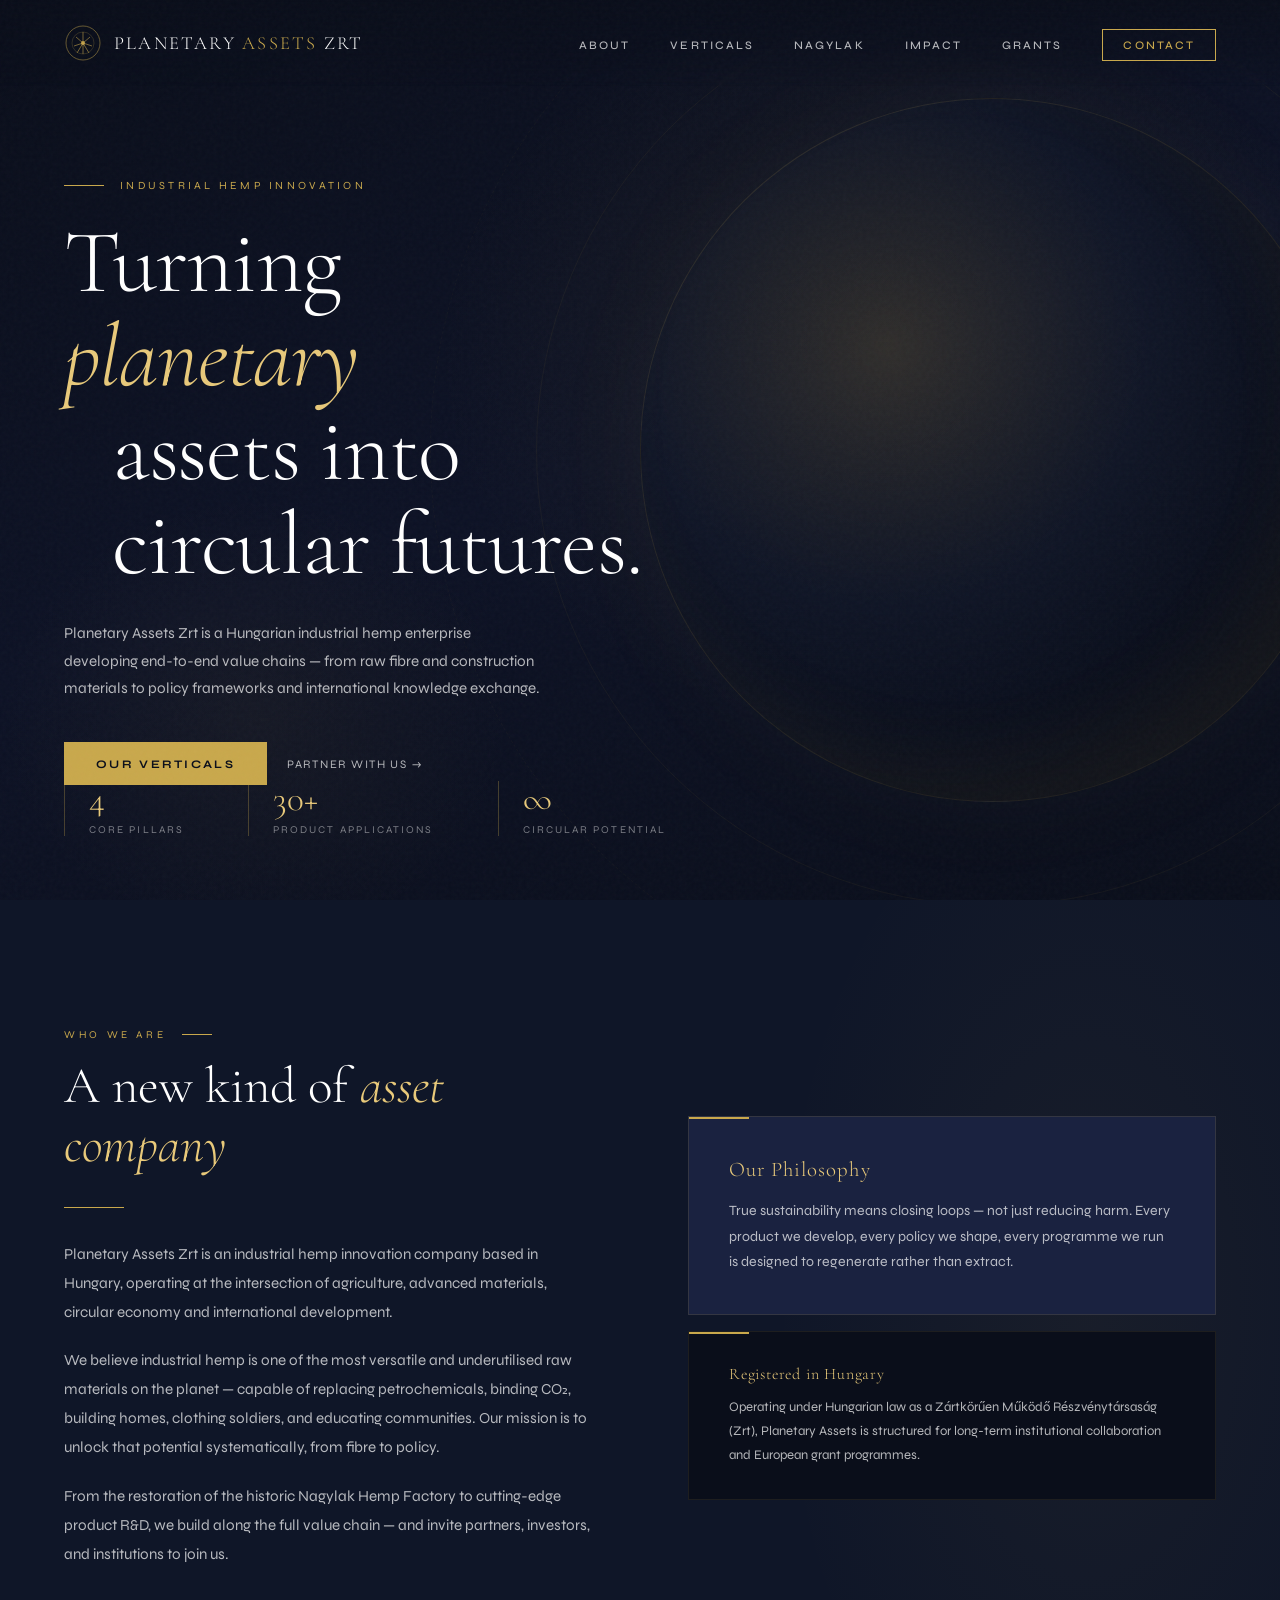
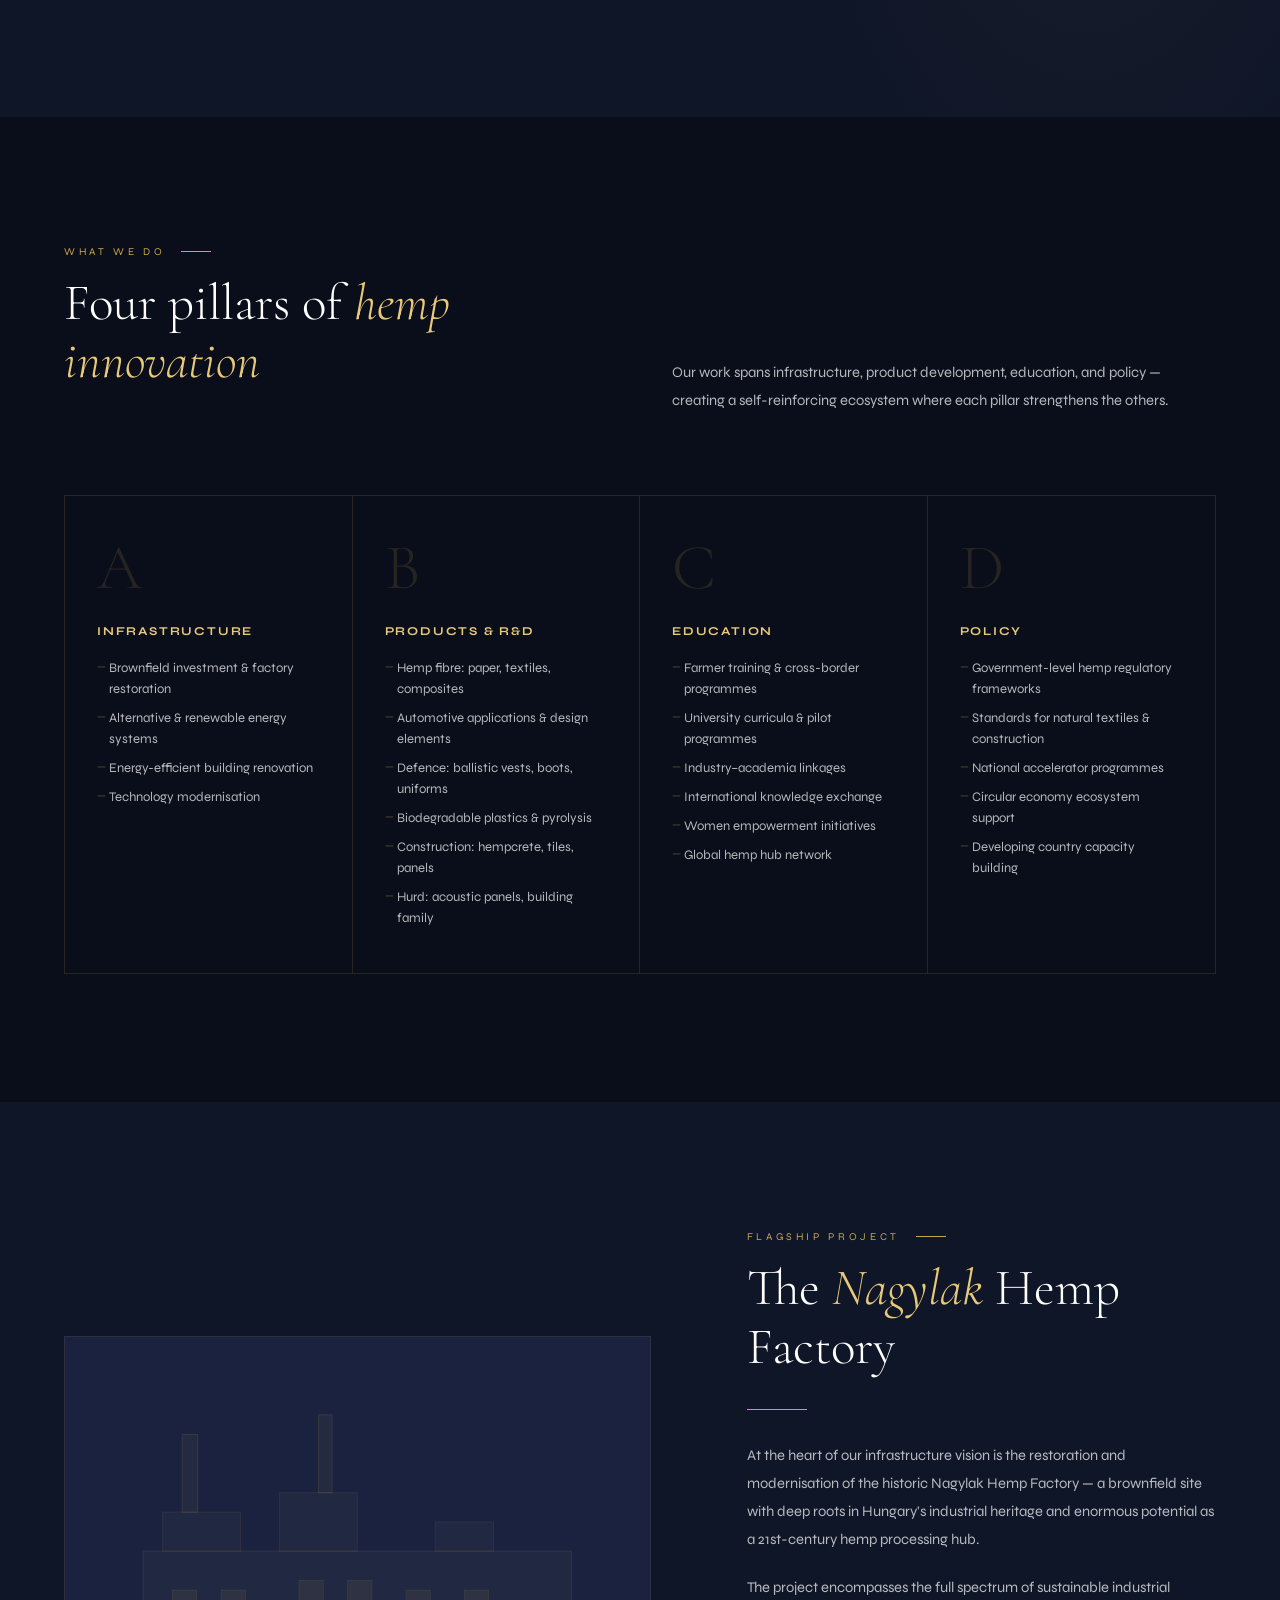
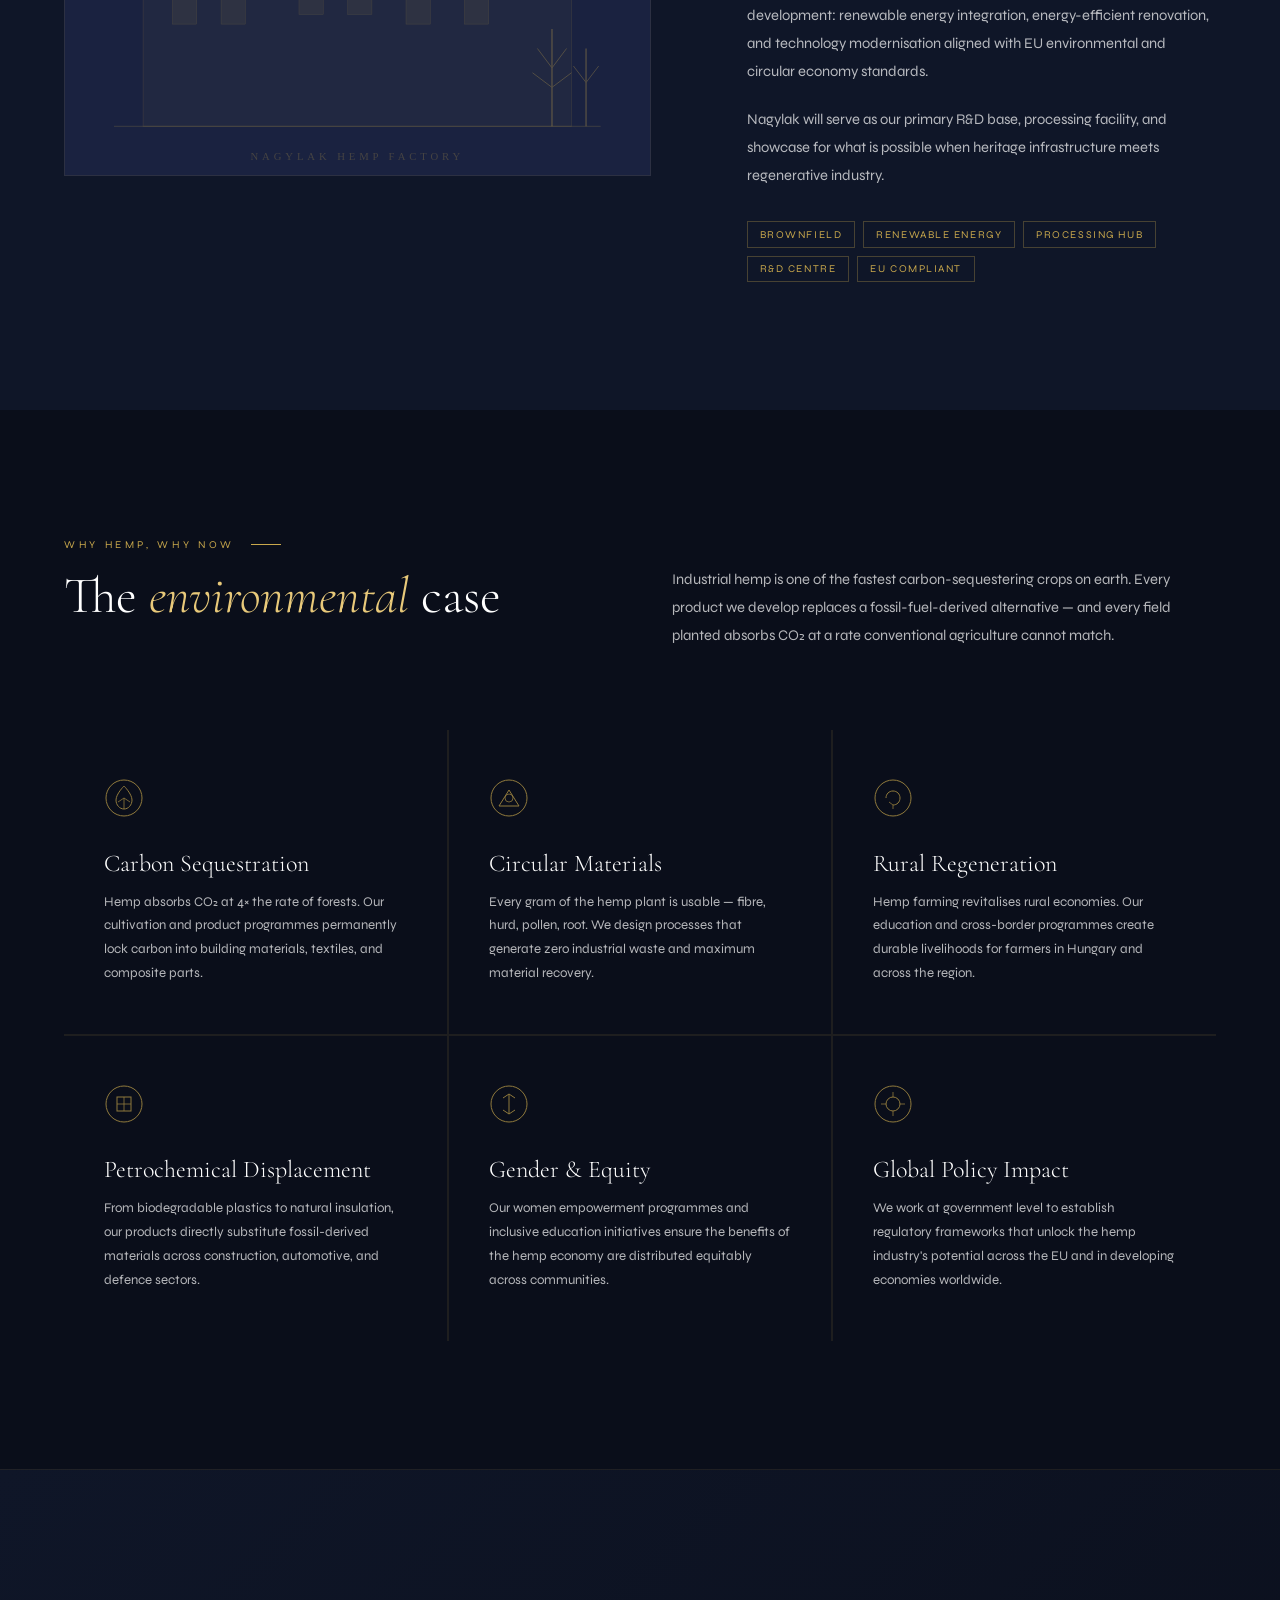
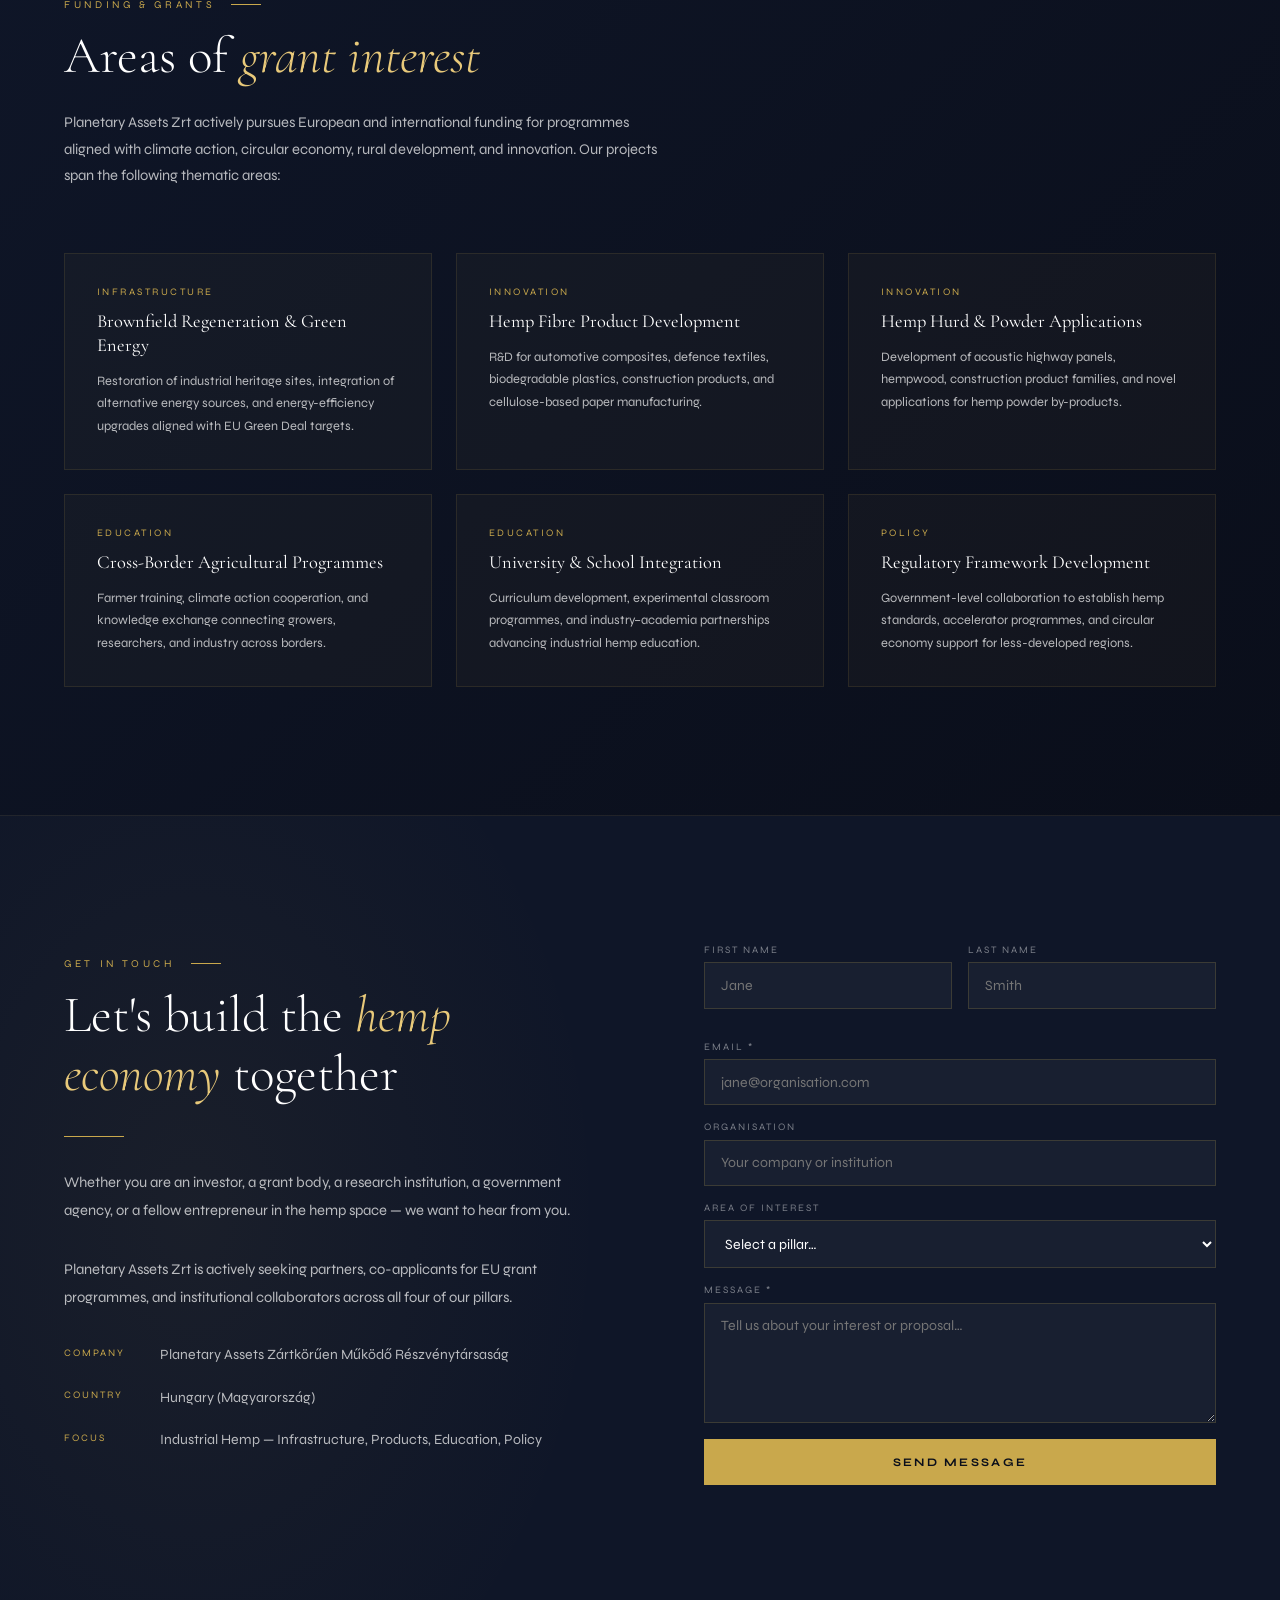
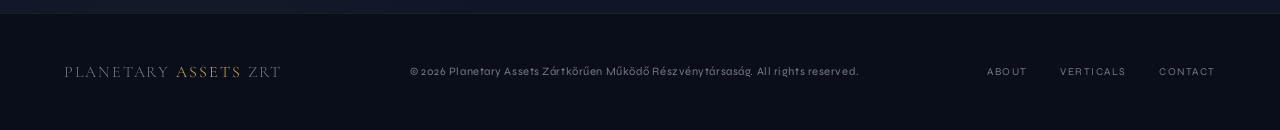
<file: index.html>
<!DOCTYPE html>
<html lang="en">
<head>
<meta charset="UTF-8">
<meta name="viewport" content="width=device-width, initial-scale=1.0">
<title>Planetary Assets Zrt — Industrial Hemp Innovation | Hungary</title>
<meta name="description" content="Planetary Assets Zrt is a Hungarian industrial hemp company developing hemp fibre products, hemp construction materials, and circular economy solutions. Infrastructure, R&D, education and policy.">
<meta name="keywords" content="industrial hemp Hungary, hemp fibre products, hemp construction materials, hemp innovation, circular economy hemp, ipari kender, hemp policy Europe, hemp R&D">
<meta name="robots" content="index, follow">
<meta property="og:title" content="Planetary Assets Zrt — Industrial Hemp Innovation">
<meta property="og:description" content="Hungarian industrial hemp company developing hemp fibre, construction materials, education programmes and policy frameworks.">
<meta property="og:url" content="https://planetaryassets.org">
<meta property="og:type" content="website">
<link rel="canonical" href="https://planetaryassets.org">

<!-- Google tag (gtag.js) -->
<script async src="https://www.googletagmanager.com/gtag/js?id=G-95VCPYN8FN"></script>
<script>
  window.dataLayer = window.dataLayer || [];
  function gtag(){dataLayer.push(arguments);}
  gtag('js', new Date());
  gtag('config', 'G-95VCPYN8FN');
</script>
<link rel="preconnect" href="https://fonts.googleapis.com">
<link href="https://fonts.googleapis.com/css2?family=Cormorant+Garamond:ital,wght@0,300;0,400;0,600;1,300;1,400&family=Syne:wght@400;500;700;800&display=swap" rel="stylesheet">
<style>
  :root {
    --navy: #0a0e1a;
    --navy-mid: #0f1628;
    --navy-light: #1a2240;
    --gold: #c9a84c;
    --gold-light: #e8c97a;
    --gold-pale: #f5e9c8;
    --cream: #f8f4ea;
    --white: #ffffff;
    --text-muted: rgba(255,255,255,0.45);
    --text-dim: rgba(255,255,255,0.7);
  }

  *, *::before, *::after { box-sizing: border-box; margin: 0; padding: 0; }

  html { scroll-behavior: smooth; }

  body {
    background: var(--navy);
    color: var(--white);
    font-family: 'Syne', sans-serif;
    overflow-x: hidden;
    cursor: default;
  }

  /* ─── GRAIN OVERLAY ─── */
  body::before {
    content: '';
    position: fixed;
    inset: 0;
    background-image: url("data:image/svg+xml,%3Csvg viewBox='0 0 256 256' xmlns='http://www.w3.org/2000/svg'%3E%3Cfilter id='noise'%3E%3CfeTurbulence type='fractalNoise' baseFrequency='0.9' numOctaves='4' stitchTiles='stitch'/%3E%3C/filter%3E%3Crect width='100%25' height='100%25' filter='url(%23noise)' opacity='1'/%3E%3C/svg%3E");
    opacity: 0.03;
    pointer-events: none;
    z-index: 9999;
  }

  /* ─── NAV ─── */
  nav {
    position: fixed;
    top: 0; left: 0; right: 0;
    z-index: 100;
    display: flex;
    align-items: center;
    justify-content: space-between;
    padding: 1.5rem 4rem;
    background: linear-gradient(to bottom, rgba(10,14,26,0.95) 0%, transparent 100%);
    backdrop-filter: blur(2px);
  }

  .logo {
    display: flex;
    align-items: center;
    gap: 0.75rem;
    text-decoration: none;
  }

  .logo-mark {
    width: 38px;
    height: 38px;
  }

  .logo-text {
    font-family: 'Cormorant Garamond', serif;
    font-size: 1.15rem;
    font-weight: 300;
    letter-spacing: 0.12em;
    color: var(--white);
    text-transform: uppercase;
  }

  .logo-text span {
    color: var(--gold);
  }

  nav ul {
    list-style: none;
    display: flex;
    gap: 2.5rem;
  }

  nav ul a {
    text-decoration: none;
    color: var(--text-dim);
    font-size: 0.72rem;
    letter-spacing: 0.18em;
    text-transform: uppercase;
    font-weight: 500;
    transition: color 0.3s;
  }

  nav ul a:hover { color: var(--gold-light); }

  .nav-cta {
    background: transparent;
    border: 1px solid var(--gold);
    color: var(--gold) !important;
    padding: 0.5rem 1.25rem;
    transition: background 0.3s, color 0.3s !important;
  }

  .nav-cta:hover {
    background: var(--gold) !important;
    color: var(--navy) !important;
  }

  /* ─── HERO ─── */
  .hero {
    position: relative;
    min-height: 100vh;
    display: flex;
    align-items: center;
    padding: 8rem 4rem 4rem;
    overflow: hidden;
  }

  .hero-bg {
    position: absolute;
    inset: 0;
    background:
      radial-gradient(ellipse 60% 70% at 70% 40%, rgba(201,168,76,0.08) 0%, transparent 60%),
      radial-gradient(ellipse 40% 50% at 20% 80%, rgba(201,168,76,0.05) 0%, transparent 50%),
      linear-gradient(160deg, #0a0e1a 0%, #0d1225 50%, #0a0e1a 100%);
  }

  /* Decorative planet */
  .hero-planet {
    position: absolute;
    right: -5%;
    top: 50%;
    transform: translateY(-50%);
    width: 55vw;
    max-width: 800px;
    aspect-ratio: 1;
    border-radius: 50%;
    background: radial-gradient(ellipse at 35% 35%, rgba(201,168,76,0.12) 0%, rgba(15,22,40,0.6) 40%, rgba(10,14,26,0.95) 70%);
    border: 1px solid rgba(201,168,76,0.12);
    box-shadow:
      inset -40px -40px 80px rgba(201,168,76,0.06),
      0 0 120px rgba(201,168,76,0.04);
    animation: rotatePlanet 40s linear infinite;
  }

  .hero-planet::before {
    content: '';
    position: absolute;
    inset: -15%;
    border-radius: 50%;
    border: 1px solid rgba(201,168,76,0.06);
    animation: rotatePlanet 60s linear infinite reverse;
  }

  .hero-planet::after {
    content: '';
    position: absolute;
    inset: -30%;
    border-radius: 50%;
    border: 1px dashed rgba(201,168,76,0.04);
  }

  /* Hemp leaf silhouettes */
  .hemp-deco {
    position: absolute;
    opacity: 0.06;
    pointer-events: none;
  }

  .hemp-deco-1 {
    right: 15%;
    top: 20%;
    font-size: 20rem;
    transform: rotate(15deg);
    animation: float 8s ease-in-out infinite;
  }

  .hemp-deco-2 {
    right: 35%;
    bottom: 10%;
    font-size: 10rem;
    transform: rotate(-20deg);
    animation: float 12s ease-in-out infinite reverse;
  }

  @keyframes float {
    0%, 100% { transform: translateY(0) rotate(15deg); }
    50% { transform: translateY(-20px) rotate(15deg); }
  }

  @keyframes rotatePlanet {
    from { transform: translateY(-50%) rotate(0deg); }
    to { transform: translateY(-50%) rotate(360deg); }
  }

  .hero-content {
    position: relative;
    z-index: 2;
    max-width: 680px;
  }

  .hero-eyebrow {
    font-size: 0.68rem;
    letter-spacing: 0.3em;
    text-transform: uppercase;
    color: var(--gold);
    margin-bottom: 1.5rem;
    display: flex;
    align-items: center;
    gap: 1rem;
    opacity: 0;
    animation: fadeUp 0.8s ease forwards 0.3s;
  }

  .hero-eyebrow::before {
    content: '';
    display: block;
    width: 40px;
    height: 1px;
    background: var(--gold);
  }

  .hero-title {
    font-family: 'Cormorant Garamond', serif;
    font-size: clamp(3.5rem, 7vw, 6.5rem);
    font-weight: 300;
    line-height: 1.05;
    letter-spacing: -0.01em;
    margin-bottom: 1.75rem;
    opacity: 0;
    animation: fadeUp 0.8s ease forwards 0.5s;
  }

  .hero-title em {
    font-style: italic;
    color: var(--gold-light);
  }

  .hero-title .line2 {
    display: block;
    padding-left: 3rem;
  }

  .hero-sub {
    font-size: 0.95rem;
    line-height: 1.8;
    color: var(--text-dim);
    max-width: 480px;
    margin-bottom: 2.5rem;
    font-weight: 400;
    opacity: 0;
    animation: fadeUp 0.8s ease forwards 0.7s;
  }

  .hero-actions {
    display: flex;
    gap: 1.25rem;
    align-items: center;
    opacity: 0;
    animation: fadeUp 0.8s ease forwards 0.9s;
  }

  .btn-primary {
    background: var(--gold);
    color: var(--navy);
    padding: 0.9rem 2rem;
    font-size: 0.72rem;
    letter-spacing: 0.2em;
    text-transform: uppercase;
    text-decoration: none;
    font-weight: 700;
    transition: all 0.3s;
    font-family: 'Syne', sans-serif;
  }

  .btn-primary:hover {
    background: var(--gold-light);
    transform: translateY(-2px);
    box-shadow: 0 8px 30px rgba(201,168,76,0.3);
  }

  .btn-ghost {
    color: var(--text-dim);
    font-size: 0.72rem;
    letter-spacing: 0.15em;
    text-transform: uppercase;
    text-decoration: none;
    display: flex;
    align-items: center;
    gap: 0.5rem;
    transition: color 0.3s;
  }

  .btn-ghost:hover { color: var(--gold-light); }

  .hero-stats {
    position: absolute;
    bottom: 4rem;
    left: 4rem;
    right: 4rem;
    display: flex;
    gap: 4rem;
    z-index: 2;
    opacity: 0;
    animation: fadeUp 0.8s ease forwards 1.1s;
  }

  .stat {
    border-left: 1px solid rgba(201,168,76,0.3);
    padding-left: 1.5rem;
  }

  .stat-number {
    font-family: 'Cormorant Garamond', serif;
    font-size: 2.2rem;
    font-weight: 300;
    color: var(--gold-light);
    line-height: 1;
    display: block;
  }

  .stat-label {
    font-size: 0.65rem;
    letter-spacing: 0.2em;
    text-transform: uppercase;
    color: var(--text-muted);
    margin-top: 0.4rem;
    display: block;
  }

  @keyframes fadeUp {
    from { opacity: 0; transform: translateY(24px); }
    to { opacity: 1; transform: translateY(0); }
  }

  /* ─── SECTION BASE ─── */
  section { padding: 8rem 4rem; }

  .section-label {
    font-size: 0.65rem;
    letter-spacing: 0.35em;
    text-transform: uppercase;
    color: var(--gold);
    margin-bottom: 1rem;
    display: flex;
    align-items: center;
    gap: 1rem;
  }

  .section-label::after {
    content: '';
    display: block;
    width: 30px;
    height: 1px;
    background: var(--gold);
  }

  .section-title {
    font-family: 'Cormorant Garamond', serif;
    font-size: clamp(2.2rem, 4vw, 3.8rem);
    font-weight: 300;
    line-height: 1.15;
    margin-bottom: 1.5rem;
  }

  .section-title em {
    font-style: italic;
    color: var(--gold-light);
  }

  /* ─── ABOUT ─── */
  .about {
    background: var(--navy-mid);
    position: relative;
    overflow: hidden;
  }

  .about::before {
    content: '';
    position: absolute;
    right: -10%;
    top: -20%;
    width: 50%;
    height: 140%;
    background: radial-gradient(ellipse, rgba(201,168,76,0.05) 0%, transparent 70%);
  }

  .about-grid {
    display: grid;
    grid-template-columns: 1fr 1fr;
    gap: 6rem;
    align-items: center;
    max-width: 1200px;
    margin: 0 auto;
  }

  .about-text p {
    color: var(--text-dim);
    line-height: 1.9;
    margin-bottom: 1.25rem;
    font-size: 0.95rem;
  }

  .about-visual {
    position: relative;
  }

  .about-card {
    background: var(--navy-light);
    border: 1px solid rgba(201,168,76,0.15);
    padding: 2.5rem;
    position: relative;
  }

  .about-card::before {
    content: '';
    position: absolute;
    top: 0; left: 0;
    width: 60px;
    height: 2px;
    background: var(--gold);
  }

  .about-card-title {
    font-family: 'Cormorant Garamond', serif;
    font-size: 1.3rem;
    font-weight: 300;
    color: var(--gold-light);
    margin-bottom: 1rem;
    letter-spacing: 0.05em;
  }

  .about-card p {
    font-size: 0.88rem;
    line-height: 1.8;
    color: var(--text-dim);
  }

  .about-card-accent {
    margin-top: 2rem;
    background: var(--navy);
    border: 1px solid rgba(201,168,76,0.1);
  }

  /* ─── SERVICES / PILLARS ─── */
  .services {
    background: var(--navy);
    position: relative;
  }

  .services-header {
    max-width: 1200px;
    margin: 0 auto 5rem;
    display: grid;
    grid-template-columns: 1fr 1fr;
    gap: 4rem;
    align-items: end;
  }

  .services-intro {
    font-size: 0.92rem;
    line-height: 1.9;
    color: var(--text-dim);
  }

  .pillars {
    max-width: 1200px;
    margin: 0 auto;
    display: grid;
    grid-template-columns: repeat(4, 1fr);
    gap: 0;
    border: 1px solid rgba(201,168,76,0.15);
  }

  .pillar {
    padding: 2.5rem 2rem;
    border-right: 1px solid rgba(201,168,76,0.15);
    position: relative;
    transition: background 0.4s;
    cursor: default;
  }

  .pillar:last-child { border-right: none; }

  .pillar:hover { background: rgba(201,168,76,0.04); }

  .pillar::before {
    content: '';
    position: absolute;
    top: 0; left: 0; right: 0;
    height: 2px;
    background: var(--gold);
    transform: scaleX(0);
    transition: transform 0.4s;
    transform-origin: left;
  }

  .pillar:hover::before { transform: scaleX(1); }

  .pillar-letter {
    font-family: 'Cormorant Garamond', serif;
    font-size: 4rem;
    font-weight: 300;
    color: rgba(201,168,76,0.15);
    line-height: 1;
    margin-bottom: 1.5rem;
    transition: color 0.4s;
  }

  .pillar:hover .pillar-letter { color: rgba(201,168,76,0.35); }

  .pillar-title {
    font-size: 0.75rem;
    letter-spacing: 0.15em;
    text-transform: uppercase;
    color: var(--gold-light);
    margin-bottom: 1rem;
    font-weight: 700;
  }

  .pillar-items {
    list-style: none;
  }

  .pillar-items li {
    font-size: 0.82rem;
    color: var(--text-dim);
    line-height: 1.6;
    padding: 0.25rem 0;
    padding-left: 0.75rem;
    position: relative;
  }

  .pillar-items li::before {
    content: '—';
    position: absolute;
    left: 0;
    color: rgba(201,168,76,0.4);
    font-size: 0.7rem;
  }

  /* ─── NAGYLAK ─── */
  .nagylak {
    background: var(--navy-mid);
    position: relative;
    overflow: hidden;
  }

  .nagylak-inner {
    max-width: 1200px;
    margin: 0 auto;
    display: grid;
    grid-template-columns: 5fr 4fr;
    gap: 6rem;
    align-items: center;
  }

  .nagylak-image {
    position: relative;
    aspect-ratio: 4/3;
    background: var(--navy-light);
    border: 1px solid rgba(201,168,76,0.1);
    overflow: hidden;
    display: flex;
    align-items: center;
    justify-content: center;
  }

  .nagylak-image-inner {
    font-family: 'Cormorant Garamond', serif;
    font-size: 1.1rem;
    font-weight: 300;
    color: rgba(201,168,76,0.3);
    letter-spacing: 0.2em;
    text-transform: uppercase;
    text-align: center;
  }

  /* animated hemp stem graphic */
  .nagylak-graphic {
    width: 100%;
    height: 100%;
    position: absolute;
    top: 0; left: 0;
  }

  .nagylak-text p {
    color: var(--text-dim);
    line-height: 1.9;
    margin-bottom: 1.25rem;
    font-size: 0.92rem;
  }

  .tag-list {
    display: flex;
    flex-wrap: wrap;
    gap: 0.5rem;
    margin-top: 2rem;
  }

  .tag {
    font-size: 0.65rem;
    letter-spacing: 0.15em;
    text-transform: uppercase;
    border: 1px solid rgba(201,168,76,0.3);
    color: var(--gold);
    padding: 0.35rem 0.75rem;
  }

  /* ─── IMPACT ─── */
  .impact {
    background: var(--navy);
  }

  .impact-inner {
    max-width: 1200px;
    margin: 0 auto;
  }

  .impact-header {
    display: grid;
    grid-template-columns: 1fr 1fr;
    gap: 4rem;
    align-items: end;
    margin-bottom: 5rem;
  }

  .impact-intro {
    font-size: 0.92rem;
    line-height: 1.9;
    color: var(--text-dim);
  }

  .impact-grid {
    display: grid;
    grid-template-columns: repeat(3, 1fr);
    gap: 2px;
    background: rgba(201,168,76,0.1);
  }

  .impact-card {
    background: var(--navy);
    padding: 3rem 2.5rem;
    position: relative;
    transition: background 0.4s;
  }

  .impact-card:hover { background: var(--navy-light); }

  .impact-icon {
    width: 40px;
    height: 40px;
    margin-bottom: 1.75rem;
    opacity: 0.7;
  }

  .impact-card-title {
    font-family: 'Cormorant Garamond', serif;
    font-size: 1.5rem;
    font-weight: 300;
    color: var(--white);
    margin-bottom: 0.75rem;
    line-height: 1.2;
  }

  .impact-card p {
    font-size: 0.83rem;
    color: var(--text-dim);
    line-height: 1.8;
  }

  /* ─── GRANTS / FUNDING ─── */
  .grants {
    background: linear-gradient(135deg, var(--navy-mid) 0%, var(--navy) 100%);
    border-top: 1px solid rgba(201,168,76,0.1);
    border-bottom: 1px solid rgba(201,168,76,0.1);
  }

  .grants-inner {
    max-width: 1200px;
    margin: 0 auto;
  }

  .grants-grid {
    display: grid;
    grid-template-columns: repeat(3, 1fr);
    gap: 1.5rem;
    margin-top: 4rem;
  }

  .grant-card {
    background: rgba(201,168,76,0.04);
    border: 1px solid rgba(201,168,76,0.12);
    padding: 2rem;
    transition: border-color 0.3s, background 0.3s;
  }

  .grant-card:hover {
    border-color: rgba(201,168,76,0.35);
    background: rgba(201,168,76,0.07);
  }

  .grant-cat {
    font-size: 0.62rem;
    letter-spacing: 0.25em;
    text-transform: uppercase;
    color: var(--gold);
    margin-bottom: 0.75rem;
  }

  .grant-title {
    font-family: 'Cormorant Garamond', serif;
    font-size: 1.15rem;
    font-weight: 400;
    color: var(--white);
    margin-bottom: 0.75rem;
    line-height: 1.3;
  }

  .grant-desc {
    font-size: 0.8rem;
    color: var(--text-dim);
    line-height: 1.75;
  }

  /* ─── CONTACT ─── */
  .contact {
    background: var(--navy-mid);
    position: relative;
    overflow: hidden;
  }

  .contact::before {
    content: '';
    position: absolute;
    left: -20%;
    top: -30%;
    width: 70%;
    height: 160%;
    background: radial-gradient(ellipse, rgba(201,168,76,0.06) 0%, transparent 65%);
    pointer-events: none;
  }

  .contact-inner {
    max-width: 1200px;
    margin: 0 auto;
    display: grid;
    grid-template-columns: 1fr 1fr;
    gap: 8rem;
    align-items: center;
  }

  .contact-text p {
    color: var(--text-dim);
    line-height: 1.9;
    margin-bottom: 2rem;
    font-size: 0.92rem;
  }

  .contact-detail {
    display: flex;
    align-items: flex-start;
    gap: 1rem;
    margin-bottom: 1.25rem;
  }

  .contact-detail-label {
    font-size: 0.62rem;
    letter-spacing: 0.2em;
    text-transform: uppercase;
    color: var(--gold);
    min-width: 80px;
    padding-top: 0.15rem;
  }

  .contact-detail-value {
    font-size: 0.88rem;
    color: var(--text-dim);
    line-height: 1.6;
  }

  .contact-form {
    position: relative;
    z-index: 1;
  }

  .form-row {
    display: grid;
    grid-template-columns: 1fr 1fr;
    gap: 1rem;
    margin-bottom: 1rem;
  }

  .form-group {
    display: flex;
    flex-direction: column;
    gap: 0.4rem;
    margin-bottom: 1rem;
  }

  .form-group label {
    font-size: 0.62rem;
    letter-spacing: 0.2em;
    text-transform: uppercase;
    color: var(--text-muted);
  }

  .form-group input,
  .form-group textarea,
  .form-group select {
    background: rgba(255,255,255,0.04);
    border: 1px solid rgba(201,168,76,0.2);
    color: var(--white);
    padding: 0.85rem 1rem;
    font-family: 'Syne', sans-serif;
    font-size: 0.88rem;
    outline: none;
    transition: border-color 0.3s;
    width: 100%;
  }

  .form-group input:focus,
  .form-group textarea:focus,
  .form-group select:focus {
    border-color: rgba(201,168,76,0.6);
  }

  .form-group textarea { resize: vertical; min-height: 120px; }

  .form-group select option { background: var(--navy-mid); }

  .form-submit {
    background: var(--gold);
    color: var(--navy);
    border: none;
    padding: 1rem 2.5rem;
    font-family: 'Syne', sans-serif;
    font-size: 0.72rem;
    letter-spacing: 0.2em;
    text-transform: uppercase;
    font-weight: 700;
    cursor: pointer;
    transition: all 0.3s;
    width: 100%;
  }

  .form-submit:hover {
    background: var(--gold-light);
    transform: translateY(-2px);
    box-shadow: 0 8px 30px rgba(201,168,76,0.25);
  }

  /* ─── FOOTER ─── */
  footer {
    background: var(--navy);
    border-top: 1px solid rgba(201,168,76,0.1);
    padding: 3rem 4rem;
    display: flex;
    align-items: center;
    justify-content: space-between;
  }

  .footer-logo {
    font-family: 'Cormorant Garamond', serif;
    font-size: 1rem;
    font-weight: 300;
    letter-spacing: 0.12em;
    color: var(--text-muted);
    text-transform: uppercase;
  }

  .footer-logo span { color: var(--gold); }

  .footer-copy {
    font-size: 0.7rem;
    color: var(--text-muted);
    letter-spacing: 0.05em;
  }

  .footer-links {
    display: flex;
    gap: 2rem;
  }

  .footer-links a {
    font-size: 0.65rem;
    letter-spacing: 0.15em;
    text-transform: uppercase;
    color: var(--text-muted);
    text-decoration: none;
    transition: color 0.3s;
  }

  .footer-links a:hover { color: var(--gold); }

  /* ─── SCROLL REVEAL ─── */
  .reveal {
    opacity: 0;
    transform: translateY(30px);
    transition: opacity 0.8s ease, transform 0.8s ease;
  }

  .reveal.visible {
    opacity: 1;
    transform: translateY(0);
  }

  /* ─── DIVIDER ─── */
  .gold-divider {
    width: 60px;
    height: 1px;
    background: var(--gold);
    margin: 2rem 0;
  }

  /* ─── HAMBURGER ─── */
  .hamburger {
    display: none;
    flex-direction: column;
    gap: 5px;
    cursor: pointer;
    padding: 4px;
    background: none;
    border: none;
    z-index: 200;
  }

  .hamburger span {
    display: block;
    width: 24px;
    height: 1.5px;
    background: var(--gold);
    transition: all 0.3s;
  }

  .hamburger.open span:nth-child(1) { transform: translateY(6.5px) rotate(45deg); }
  .hamburger.open span:nth-child(2) { opacity: 0; }
  .hamburger.open span:nth-child(3) { transform: translateY(-6.5px) rotate(-45deg); }

  /* ─── MOBILE MENU ─── */
  .mobile-menu {
    display: none;
    position: fixed;
    inset: 0;
    background: rgba(10,14,26,0.98);
    z-index: 150;
    flex-direction: column;
    align-items: center;
    justify-content: center;
    gap: 2rem;
  }

  .mobile-menu.open { display: flex; }

  .mobile-menu a {
    font-family: 'Cormorant Garamond', serif;
    font-size: 2rem;
    font-weight: 300;
    color: var(--text-dim);
    text-decoration: none;
    letter-spacing: 0.1em;
    transition: color 0.3s;
  }

  .mobile-menu a:hover { color: var(--gold-light); }

  /* ─── MOBILE RESPONSIVE ─── */
  @media (max-width: 768px) {
    nav {
      padding: 1.25rem 1.5rem;
    }

    nav ul { display: none; }

    .hamburger { display: flex; }

    section { padding: 5rem 1.5rem; }

    /* Hero */
    .hero {
      padding: 7rem 1.5rem 8rem;
      min-height: 100svh;
    }

    .hero-planet {
      width: 90vw;
      right: -30%;
      top: auto;
      bottom: -10%;
      transform: none;
      opacity: 0.4;
    }

    .hero-title {
      font-size: clamp(2.8rem, 11vw, 4rem);
    }

    .hero-title .line2 {
      padding-left: 1.5rem;
    }

    .hero-sub { font-size: 0.9rem; }

    .hero-actions {
      flex-direction: column;
      align-items: flex-start;
      gap: 1rem;
    }

    .hero-stats {
      bottom: 2rem;
      left: 1.5rem;
      right: 1.5rem;
      gap: 1.5rem;
      flex-wrap: wrap;
    }

    .stat-number { font-size: 1.6rem; }

    /* About */
    .about-grid {
      grid-template-columns: 1fr;
      gap: 3rem;
    }

    /* Services */
    .services-header {
      grid-template-columns: 1fr;
      gap: 1.5rem;
      margin-bottom: 3rem;
    }

    .pillars {
      grid-template-columns: 1fr;
      border: 1px solid rgba(201,168,76,0.15);
    }

    .pillar {
      border-right: none;
      border-bottom: 1px solid rgba(201,168,76,0.15);
    }

    .pillar:last-child { border-bottom: none; }

    .pillar-letter { font-size: 3rem; margin-bottom: 1rem; }

    /* Nagylak */
    .nagylak-inner {
      grid-template-columns: 1fr;
      gap: 3rem;
    }

    .nagylak-image {
      aspect-ratio: 16/9;
    }

    /* Impact */
    .impact-header {
      grid-template-columns: 1fr;
      gap: 1.5rem;
      margin-bottom: 3rem;
    }

    .impact-grid {
      grid-template-columns: 1fr;
    }

    /* Grants */
    .grants-grid {
      grid-template-columns: 1fr;
      margin-top: 2.5rem;
    }

    /* Contact */
    .contact-inner {
      grid-template-columns: 1fr;
      gap: 3rem;
    }

    .form-row {
      grid-template-columns: 1fr;
    }

    /* Footer */
    footer {
      flex-direction: column;
      gap: 1.5rem;
      text-align: center;
      padding: 2.5rem 1.5rem;
    }

    .footer-links {
      flex-wrap: wrap;
      justify-content: center;
      gap: 1.25rem;
    }
  }

  @media (max-width: 480px) {
    .hero-title { font-size: clamp(2.4rem, 10vw, 3rem); }
    .section-title { font-size: clamp(1.8rem, 8vw, 2.5rem); }
    .hero-stats { gap: 1rem; }
    .stat { padding-left: 1rem; }
  }
</style>
</head>
<body>

<!-- NAV -->
<nav>
  <a href="#" class="logo">
    <svg class="logo-mark" viewBox="0 0 38 38" fill="none" xmlns="http://www.w3.org/2000/svg">
      <circle cx="19" cy="19" r="17" stroke="#c9a84c" stroke-width="0.8" opacity="0.6"/>
      <circle cx="19" cy="19" r="11" stroke="#c9a84c" stroke-width="0.5" opacity="0.4"/>
      <!-- Simplified hemp leaf in circle -->
      <path d="M19 8 L19 30 M19 19 L12 13 M19 19 L26 13 M19 19 L10 22 M19 19 L28 22 M19 19 L13 29 M19 19 L25 29" stroke="#c9a84c" stroke-width="0.7" opacity="0.8"/>
      <circle cx="19" cy="19" r="2" fill="#c9a84c" opacity="0.9"/>
    </svg>
    <span class="logo-text">Planetary <span>Assets</span> Zrt</span>
  </a>
  <ul>
    <li><a href="#about">About</a></li>
    <li><a href="#services">Verticals</a></li>
    <li><a href="#nagylak">Nagylak</a></li>
    <li><a href="#impact">Impact</a></li>
    <li><a href="#grants">Grants</a></li>
    <li><a href="#contact" class="nav-cta">Contact</a></li>
  </ul>
  <button class="hamburger" id="hamburger" aria-label="Menu">
    <span></span><span></span><span></span>
  </button>
</nav>

<!-- MOBILE MENU -->
<div class="mobile-menu" id="mobileMenu">
  <a href="#about" class="mobile-link">About</a>
  <a href="#services" class="mobile-link">Verticals</a>
  <a href="#nagylak" class="mobile-link">Nagylak</a>
  <a href="#impact" class="mobile-link">Impact</a>
  <a href="#grants" class="mobile-link">Grants</a>
  <a href="#contact" class="mobile-link" style="color:var(--gold)">Contact</a>
</div>

<!-- HERO -->
<section class="hero">
  <div class="hero-bg"></div>
  <div class="hero-planet"></div>

  <div class="hero-content">
    <div class="hero-eyebrow">Industrial Hemp Innovation</div>
    <h1 class="hero-title">
      Turning<br>
      <em>planetary</em>
      <span class="line2">assets into<br>circular futures.</span>
    </h1>
    <p class="hero-sub">
      Planetary Assets Zrt is a Hungarian industrial hemp enterprise developing end-to-end value chains — from raw fibre and construction materials to policy frameworks and international knowledge exchange.
    </p>
    <div class="hero-actions">
      <a href="#services" class="btn-primary">Our Verticals</a>
      <a href="#contact" class="btn-ghost">Partner with us →</a>
    </div>
  </div>

  <div class="hero-stats">
    <div class="stat">
      <span class="stat-number">4</span>
      <span class="stat-label">Core Pillars</span>
    </div>
    <div class="stat">
      <span class="stat-number">30+</span>
      <span class="stat-label">Product Applications</span>
    </div>
    <div class="stat">
      <span class="stat-number">∞</span>
      <span class="stat-label">Circular Potential</span>
    </div>
  </div>
</section>

<!-- ABOUT -->
<section class="about" id="about">
  <div class="about-grid">
    <div class="about-text reveal">
      <div class="section-label">Who We Are</div>
      <h2 class="section-title">A new kind of <em>asset company</em></h2>
      <div class="gold-divider"></div>
      <p>
        Planetary Assets Zrt is an industrial hemp innovation company based in Hungary, operating at the intersection of agriculture, advanced materials, circular economy and international development.
      </p>
      <p>
        We believe industrial hemp is one of the most versatile and underutilised raw materials on the planet — capable of replacing petrochemicals, binding CO₂, building homes, clothing soldiers, and educating communities. Our mission is to unlock that potential systematically, from fibre to policy.
      </p>
      <p>
        From the restoration of the historic Nagylak Hemp Factory to cutting-edge product R&D, we build along the full value chain — and invite partners, investors, and institutions to join us.
      </p>
    </div>
    <div class="about-visual reveal">
      <div class="about-card">
        <div class="about-card-title">Our Philosophy</div>
        <p>
          True sustainability means closing loops — not just reducing harm. Every product we develop, every policy we shape, every programme we run is designed to regenerate rather than extract.
        </p>
      </div>
      <div class="about-card about-card-accent" style="margin-top:1rem; padding:2rem 2.5rem;">
        <div class="about-card-title" style="font-size:1rem; margin-bottom:0.75rem;">Registered in Hungary</div>
        <p style="font-size:0.82rem;">
          Operating under Hungarian law as a Zártkörűen Működő Részvénytársaság (Zrt), Planetary Assets is structured for long-term institutional collaboration and European grant programmes.
        </p>
      </div>
    </div>
  </div>
</section>

<!-- SERVICES / PILLARS -->
<section class="services" id="services">
  <div class="services-header reveal">
    <div>
      <div class="section-label">What We Do</div>
      <h2 class="section-title">Four pillars of <em>hemp innovation</em></h2>
    </div>
    <p class="services-intro">
      Our work spans infrastructure, product development, education, and policy — creating a self-reinforcing ecosystem where each pillar strengthens the others.
    </p>
  </div>
  <div class="pillars reveal">
    <div class="pillar">
      <div class="pillar-letter">A</div>
      <div class="pillar-title">Infrastructure</div>
      <ul class="pillar-items">
        <li>Brownfield investment & factory restoration</li>
        <li>Alternative & renewable energy systems</li>
        <li>Energy-efficient building renovation</li>
        <li>Technology modernisation</li>
      </ul>
    </div>
    <div class="pillar">
      <div class="pillar-letter">B</div>
      <div class="pillar-title">Products & R&D</div>
      <ul class="pillar-items">
        <li>Hemp fibre: paper, textiles, composites</li>
        <li>Automotive applications & design elements</li>
        <li>Defence: ballistic vests, boots, uniforms</li>
        <li>Biodegradable plastics & pyrolysis</li>
        <li>Construction: hempcrete, tiles, panels</li>
        <li>Hurd: acoustic panels, building family</li>
      </ul>
    </div>
    <div class="pillar">
      <div class="pillar-letter">C</div>
      <div class="pillar-title">Education</div>
      <ul class="pillar-items">
        <li>Farmer training & cross-border programmes</li>
        <li>University curricula & pilot programmes</li>
        <li>Industry–academia linkages</li>
        <li>International knowledge exchange</li>
        <li>Women empowerment initiatives</li>
        <li>Global hemp hub network</li>
      </ul>
    </div>
    <div class="pillar">
      <div class="pillar-letter">D</div>
      <div class="pillar-title">Policy</div>
      <ul class="pillar-items">
        <li>Government-level hemp regulatory frameworks</li>
        <li>Standards for natural textiles & construction</li>
        <li>National accelerator programmes</li>
        <li>Circular economy ecosystem support</li>
        <li>Developing country capacity building</li>
      </ul>
    </div>
  </div>
</section>

<!-- NAGYLAK -->
<section class="nagylak" id="nagylak">
  <div class="nagylak-inner">
    <div class="nagylak-image reveal">
      <svg class="nagylak-graphic" viewBox="0 0 600 450" fill="none" xmlns="http://www.w3.org/2000/svg">
        <!-- Factory silhouette -->
        <rect x="80" y="220" width="440" height="180" fill="rgba(201,168,76,0.04)" stroke="rgba(201,168,76,0.12)" stroke-width="1"/>
        <rect x="100" y="180" width="80" height="40" fill="rgba(201,168,76,0.04)" stroke="rgba(201,168,76,0.1)" stroke-width="1"/>
        <rect x="220" y="160" width="80" height="60" fill="rgba(201,168,76,0.04)" stroke="rgba(201,168,76,0.1)" stroke-width="1"/>
        <rect x="380" y="190" width="60" height="30" fill="rgba(201,168,76,0.04)" stroke="rgba(201,168,76,0.1)" stroke-width="1"/>
        <!-- Chimneys -->
        <rect x="120" y="100" width="16" height="80" fill="rgba(201,168,76,0.06)" stroke="rgba(201,168,76,0.15)" stroke-width="1"/>
        <rect x="260" y="80" width="14" height="80" fill="rgba(201,168,76,0.06)" stroke="rgba(201,168,76,0.15)" stroke-width="1"/>
        <!-- Windows -->
        <rect x="110" y="260" width="25" height="35" fill="rgba(201,168,76,0.08)" stroke="rgba(201,168,76,0.2)" stroke-width="0.5"/>
        <rect x="160" y="260" width="25" height="35" fill="rgba(201,168,76,0.08)" stroke="rgba(201,168,76,0.2)" stroke-width="0.5"/>
        <rect x="240" y="250" width="25" height="35" fill="rgba(201,168,76,0.08)" stroke="rgba(201,168,76,0.2)" stroke-width="0.5"/>
        <rect x="290" y="250" width="25" height="35" fill="rgba(201,168,76,0.08)" stroke="rgba(201,168,76,0.2)" stroke-width="0.5"/>
        <rect x="350" y="260" width="25" height="35" fill="rgba(201,168,76,0.08)" stroke="rgba(201,168,76,0.2)" stroke-width="0.5"/>
        <rect x="410" y="260" width="25" height="35" fill="rgba(201,168,76,0.08)" stroke="rgba(201,168,76,0.2)" stroke-width="0.5"/>
        <!-- Ground line -->
        <line x1="50" y1="400" x2="550" y2="400" stroke="rgba(201,168,76,0.2)" stroke-width="1"/>
        <!-- Hemp plants -->
        <g opacity="0.3">
          <line x1="500" y1="400" x2="500" y2="300" stroke="#c9a84c" stroke-width="1.5"/>
          <line x1="500" y1="340" x2="485" y2="320" stroke="#c9a84c" stroke-width="1"/>
          <line x1="500" y1="340" x2="515" y2="320" stroke="#c9a84c" stroke-width="1"/>
          <line x1="500" y1="360" x2="480" y2="345" stroke="#c9a84c" stroke-width="1"/>
          <line x1="500" y1="360" x2="520" y2="345" stroke="#c9a84c" stroke-width="1"/>
          <line x1="535" y1="400" x2="535" y2="320" stroke="#c9a84c" stroke-width="1.5"/>
          <line x1="535" y1="355" x2="522" y2="338" stroke="#c9a84c" stroke-width="1"/>
          <line x1="535" y1="355" x2="548" y2="338" stroke="#c9a84c" stroke-width="1"/>
        </g>
        <!-- Label -->
        <text x="300" y="435" fill="rgba(201,168,76,0.25)" font-family="serif" font-size="11" text-anchor="middle" letter-spacing="4">NAGYLAK HEMP FACTORY</text>
      </svg>
    </div>
    <div class="nagylak-text reveal">
      <div class="section-label">Flagship Project</div>
      <h2 class="section-title">The <em>Nagylak</em> Hemp Factory</h2>
      <div class="gold-divider"></div>
      <p>
        At the heart of our infrastructure vision is the restoration and modernisation of the historic Nagylak Hemp Factory — a brownfield site with deep roots in Hungary's industrial heritage and enormous potential as a 21st-century hemp processing hub.
      </p>
      <p>
        The project encompasses the full spectrum of sustainable industrial development: renewable energy integration, energy-efficient renovation, and technology modernisation aligned with EU environmental and circular economy standards.
      </p>
      <p>
        Nagylak will serve as our primary R&D base, processing facility, and showcase for what is possible when heritage infrastructure meets regenerative industry.
      </p>
      <div class="tag-list">
        <span class="tag">Brownfield</span>
        <span class="tag">Renewable Energy</span>
        <span class="tag">Processing Hub</span>
        <span class="tag">R&D Centre</span>
        <span class="tag">EU Compliant</span>
      </div>
    </div>
  </div>
</section>

<!-- IMPACT -->
<section class="impact" id="impact">
  <div class="impact-inner">
    <div class="impact-header reveal">
      <div>
        <div class="section-label">Why Hemp, Why Now</div>
        <h2 class="section-title">The <em>environmental</em> case</h2>
      </div>
      <p class="impact-intro">
        Industrial hemp is one of the fastest carbon-sequestering crops on earth. Every product we develop replaces a fossil-fuel-derived alternative — and every field planted absorbs CO₂ at a rate conventional agriculture cannot match.
      </p>
    </div>
    <div class="impact-grid reveal">
      <div class="impact-card">
        <svg class="impact-icon" viewBox="0 0 40 40" fill="none" xmlns="http://www.w3.org/2000/svg">
          <circle cx="20" cy="20" r="18" stroke="#c9a84c" stroke-width="1"/>
          <path d="M20 8 C20 8 12 16 12 22 C12 27 15.6 31 20 31 C24.4 31 28 27 28 22 C28 16 20 8 20 8Z" stroke="#c9a84c" stroke-width="1" fill="none"/>
          <path d="M20 31 L20 20 M20 20 L14 24 M20 20 L26 24" stroke="#c9a84c" stroke-width="0.8"/>
        </svg>
        <div class="impact-card-title">Carbon Sequestration</div>
        <p>Hemp absorbs CO₂ at 4× the rate of forests. Our cultivation and product programmes permanently lock carbon into building materials, textiles, and composite parts.</p>
      </div>
      <div class="impact-card">
        <svg class="impact-icon" viewBox="0 0 40 40" fill="none" xmlns="http://www.w3.org/2000/svg">
          <circle cx="20" cy="20" r="18" stroke="#c9a84c" stroke-width="1"/>
          <path d="M10 28 L20 12 L30 28 Z" stroke="#c9a84c" stroke-width="1" fill="none"/>
          <circle cx="20" cy="20" r="4" stroke="#c9a84c" stroke-width="0.8"/>
        </svg>
        <div class="impact-card-title">Circular Materials</div>
        <p>Every gram of the hemp plant is usable — fibre, hurd, pollen, root. We design processes that generate zero industrial waste and maximum material recovery.</p>
      </div>
      <div class="impact-card">
        <svg class="impact-icon" viewBox="0 0 40 40" fill="none" xmlns="http://www.w3.org/2000/svg">
          <circle cx="20" cy="20" r="18" stroke="#c9a84c" stroke-width="1"/>
          <path d="M13 20 C13 16 16 13 20 13 C24 13 27 16 27 20 C27 24 24 27 20 27" stroke="#c9a84c" stroke-width="1"/>
          <path d="M20 27 L16 24 M20 27 L20 31" stroke="#c9a84c" stroke-width="0.8"/>
        </svg>
        <div class="impact-card-title">Rural Regeneration</div>
        <p>Hemp farming revitalises rural economies. Our education and cross-border programmes create durable livelihoods for farmers in Hungary and across the region.</p>
      </div>
      <div class="impact-card">
        <svg class="impact-icon" viewBox="0 0 40 40" fill="none" xmlns="http://www.w3.org/2000/svg">
          <circle cx="20" cy="20" r="18" stroke="#c9a84c" stroke-width="1"/>
          <rect x="13" y="13" width="14" height="14" stroke="#c9a84c" stroke-width="1" fill="none"/>
          <path d="M13 20 L27 20 M20 13 L20 27" stroke="#c9a84c" stroke-width="0.8"/>
        </svg>
        <div class="impact-card-title">Petrochemical Displacement</div>
        <p>From biodegradable plastics to natural insulation, our products directly substitute fossil-derived materials across construction, automotive, and defence sectors.</p>
      </div>
      <div class="impact-card">
        <svg class="impact-icon" viewBox="0 0 40 40" fill="none" xmlns="http://www.w3.org/2000/svg">
          <circle cx="20" cy="20" r="18" stroke="#c9a84c" stroke-width="1"/>
          <path d="M20 10 L20 30 M14 14 L20 10 L26 14 M14 26 L20 30 L26 26" stroke="#c9a84c" stroke-width="1"/>
        </svg>
        <div class="impact-card-title">Gender & Equity</div>
        <p>Our women empowerment programmes and inclusive education initiatives ensure the benefits of the hemp economy are distributed equitably across communities.</p>
      </div>
      <div class="impact-card">
        <svg class="impact-icon" viewBox="0 0 40 40" fill="none" xmlns="http://www.w3.org/2000/svg">
          <circle cx="20" cy="20" r="18" stroke="#c9a84c" stroke-width="1"/>
          <circle cx="20" cy="20" r="7" stroke="#c9a84c" stroke-width="1"/>
          <path d="M20 13 L20 8 M20 27 L20 32 M13 20 L8 20 M27 20 L32 20" stroke="#c9a84c" stroke-width="0.8"/>
        </svg>
        <div class="impact-card-title">Global Policy Impact</div>
        <p>We work at government level to establish regulatory frameworks that unlock the hemp industry's potential across the EU and in developing economies worldwide.</p>
      </div>
    </div>
  </div>
</section>

<!-- GRANTS -->
<section class="grants" id="grants">
  <div class="grants-inner">
    <div class="reveal">
      <div class="section-label">Funding & Grants</div>
      <h2 class="section-title">Areas of <em>grant interest</em></h2>
      <p style="color:var(--text-dim); font-size:0.92rem; line-height:1.8; max-width:600px; margin-top:1rem;">
        Planetary Assets Zrt actively pursues European and international funding for programmes aligned with climate action, circular economy, rural development, and innovation. Our projects span the following thematic areas:
      </p>
    </div>
    <div class="grants-grid reveal">
      <div class="grant-card">
        <div class="grant-cat">Infrastructure</div>
        <div class="grant-title">Brownfield Regeneration & Green Energy</div>
        <p class="grant-desc">Restoration of industrial heritage sites, integration of alternative energy sources, and energy-efficiency upgrades aligned with EU Green Deal targets.</p>
      </div>
      <div class="grant-card">
        <div class="grant-cat">Innovation</div>
        <div class="grant-title">Hemp Fibre Product Development</div>
        <p class="grant-desc">R&D for automotive composites, defence textiles, biodegradable plastics, construction products, and cellulose-based paper manufacturing.</p>
      </div>
      <div class="grant-card">
        <div class="grant-cat">Innovation</div>
        <div class="grant-title">Hemp Hurd & Powder Applications</div>
        <p class="grant-desc">Development of acoustic highway panels, hempwood, construction product families, and novel applications for hemp powder by-products.</p>
      </div>
      <div class="grant-card">
        <div class="grant-cat">Education</div>
        <div class="grant-title">Cross-Border Agricultural Programmes</div>
        <p class="grant-desc">Farmer training, climate action cooperation, and knowledge exchange connecting growers, researchers, and industry across borders.</p>
      </div>
      <div class="grant-card">
        <div class="grant-cat">Education</div>
        <div class="grant-title">University & School Integration</div>
        <p class="grant-desc">Curriculum development, experimental classroom programmes, and industry–academia partnerships advancing industrial hemp education.</p>
      </div>
      <div class="grant-card">
        <div class="grant-cat">Policy</div>
        <div class="grant-title">Regulatory Framework Development</div>
        <p class="grant-desc">Government-level collaboration to establish hemp standards, accelerator programmes, and circular economy support for less-developed regions.</p>
      </div>
    </div>
  </div>
</section>

<!-- CONTACT -->
<section class="contact" id="contact">
  <div class="contact-inner">
    <div class="contact-text reveal">
      <div class="section-label">Get in Touch</div>
      <h2 class="section-title">Let's build the <em>hemp economy</em> together</h2>
      <div class="gold-divider"></div>
      <p>
        Whether you are an investor, a grant body, a research institution, a government agency, or a fellow entrepreneur in the hemp space — we want to hear from you.
      </p>
      <p>
        Planetary Assets Zrt is actively seeking partners, co-applicants for EU grant programmes, and institutional collaborators across all four of our pillars.
      </p>
      <div class="contact-detail">
        <span class="contact-detail-label">Company</span>
        <span class="contact-detail-value">Planetary Assets Zártkörűen Működő Részvénytársaság</span>
      </div>
      <div class="contact-detail">
        <span class="contact-detail-label">Country</span>
        <span class="contact-detail-value">Hungary (Magyarország)</span>
      </div>
      <div class="contact-detail">
        <span class="contact-detail-label">Focus</span>
        <span class="contact-detail-value">Industrial Hemp — Infrastructure, Products, Education, Policy</span>
      </div>
    </div>
    <div class="contact-form reveal">
      <form action="https://formspree.io/f/xkopjavn" method="POST">
        <input type="hidden" name="_next" value="https://planetaryassets.org/thank-you.html">
        <div class="form-row">
          <div class="form-group">
            <label for="f-firstname">First Name</label>
            <input type="text" id="f-firstname" name="first_name" placeholder="Jane">
          </div>
          <div class="form-group">
            <label for="f-lastname">Last Name</label>
            <input type="text" id="f-lastname" name="last_name" placeholder="Smith">
          </div>
        </div>
        <div class="form-group">
          <label for="f-email">Email *</label>
          <input type="email" id="f-email" name="email" placeholder="jane@organisation.com" required>
        </div>
        <div class="form-group">
          <label for="f-org">Organisation</label>
          <input type="text" id="f-org" name="organisation" placeholder="Your company or institution">
        </div>
        <div class="form-group">
          <label for="f-interest">Area of Interest</label>
          <select id="f-interest" name="area_of_interest">
            <option value="">Select a pillar…</option>
            <option>Infrastructure &amp; Factory Development</option>
            <option>Product R&amp;D &amp; Innovation</option>
            <option>Education &amp; Knowledge Exchange</option>
            <option>Policy &amp; Regulation</option>
            <option>Investment &amp; Partnership</option>
            <option>Grant Co-application</option>
            <option>Other</option>
          </select>
        </div>
        <div class="form-group">
          <label for="f-message">Message *</label>
          <textarea id="f-message" name="message" placeholder="Tell us about your interest or proposal…" required></textarea>
        </div>
        <button type="submit" class="form-submit">Send Message</button>
      </form>
    </div>
  </div>
</section>

<!-- FOOTER -->
<footer>
  <div class="footer-logo">Planetary <span>Assets</span> Zrt</div>
  <div class="footer-copy">© 2026 Planetary Assets Zártkörűen Működő Részvénytársaság. All rights reserved.</div>
  <div class="footer-links">
    <a href="#about">About</a>
    <a href="#services">Verticals</a>
    <a href="#contact">Contact</a>
  </div>
</footer>

<script>
  // Hamburger menu
  const hamburger = document.getElementById('hamburger');
  const mobileMenu = document.getElementById('mobileMenu');
  hamburger.addEventListener('click', () => {
    hamburger.classList.toggle('open');
    mobileMenu.classList.toggle('open');
    document.body.style.overflow = mobileMenu.classList.contains('open') ? 'hidden' : '';
  });
  document.querySelectorAll('.mobile-link').forEach(link => {
    link.addEventListener('click', () => {
      hamburger.classList.remove('open');
      mobileMenu.classList.remove('open');
      document.body.style.overflow = '';
    });
  });

  // Scroll reveal
  const reveals = document.querySelectorAll('.reveal');
  const observer = new IntersectionObserver((entries) => {
    entries.forEach((entry, i) => {
      if (entry.isIntersecting) {
        setTimeout(() => entry.target.classList.add('visible'), i * 80);
        observer.unobserve(entry.target);
      }
    });
  }, { threshold: 0.1 });
  reveals.forEach(el => observer.observe(el));

  // Nav background on scroll
  const nav = document.querySelector('nav');
  window.addEventListener('scroll', () => {
    if (window.scrollY > 80) {
      nav.style.background = 'rgba(10,14,26,0.97)';
      nav.style.backdropFilter = 'blur(12px)';
      nav.style.borderBottom = '1px solid rgba(201,168,76,0.08)';
    } else {
      nav.style.background = 'linear-gradient(to bottom, rgba(10,14,26,0.95) 0%, transparent 100%)';
      nav.style.backdropFilter = 'blur(2px)';
      nav.style.borderBottom = 'none';
    }
  });


  // Formspree contact form
  document.addEventListener('DOMContentLoaded', function() {
    var btn = document.getElementById('formSubmit');
    if (!btn) return;
    btn.addEventListener('click', async function() {
      var success = document.getElementById('formSuccess');
      var errorDiv = document.getElementById('formError');
      var data = {
        first_name: document.getElementById('f-firstname').value,
        last_name: document.getElementById('f-lastname').value,
        email: document.getElementById('f-email').value,
        organisation: document.getElementById('f-org').value,
        area_of_interest: document.getElementById('f-interest').value,
        message: document.getElementById('f-message').value,
      };
      if (!data.email || !data.message) {
        errorDiv.textContent = 'Please fill in at least your email and message.';
        errorDiv.style.display = 'block';
        return;
      }
      btn.textContent = 'Sending...';
      btn.disabled = true;
      success.style.display = 'none';
      errorDiv.style.display = 'none';
      try {
        var res = await fetch('https://formspree.io/f/xkopjavn', {
          method: 'POST',
          headers: { 'Content-Type': 'application/json', 'Accept': 'application/json' },
          body: JSON.stringify(data)
        });
        if (res.ok) {
          success.style.display = 'block';
          btn.textContent = 'Sent!';
          document.getElementById('f-firstname').value = '';
          document.getElementById('f-lastname').value = '';
          document.getElementById('f-email').value = '';
          document.getElementById('f-org').value = '';
          document.getElementById('f-interest').value = '';
          document.getElementById('f-message').value = '';
        } else {
          throw new Error();
        }
      } catch(e) {
        errorDiv.style.display = 'block';
        btn.textContent = 'Send Message';
        btn.disabled = false;
      }
    });
  });
  // Pillar hover stagger
  document.querySelectorAll('.pillar').forEach((p, i) => {
    p.style.transitionDelay = `${i * 0.05}s`;
  });
</script>

</body>
</html>
</file>
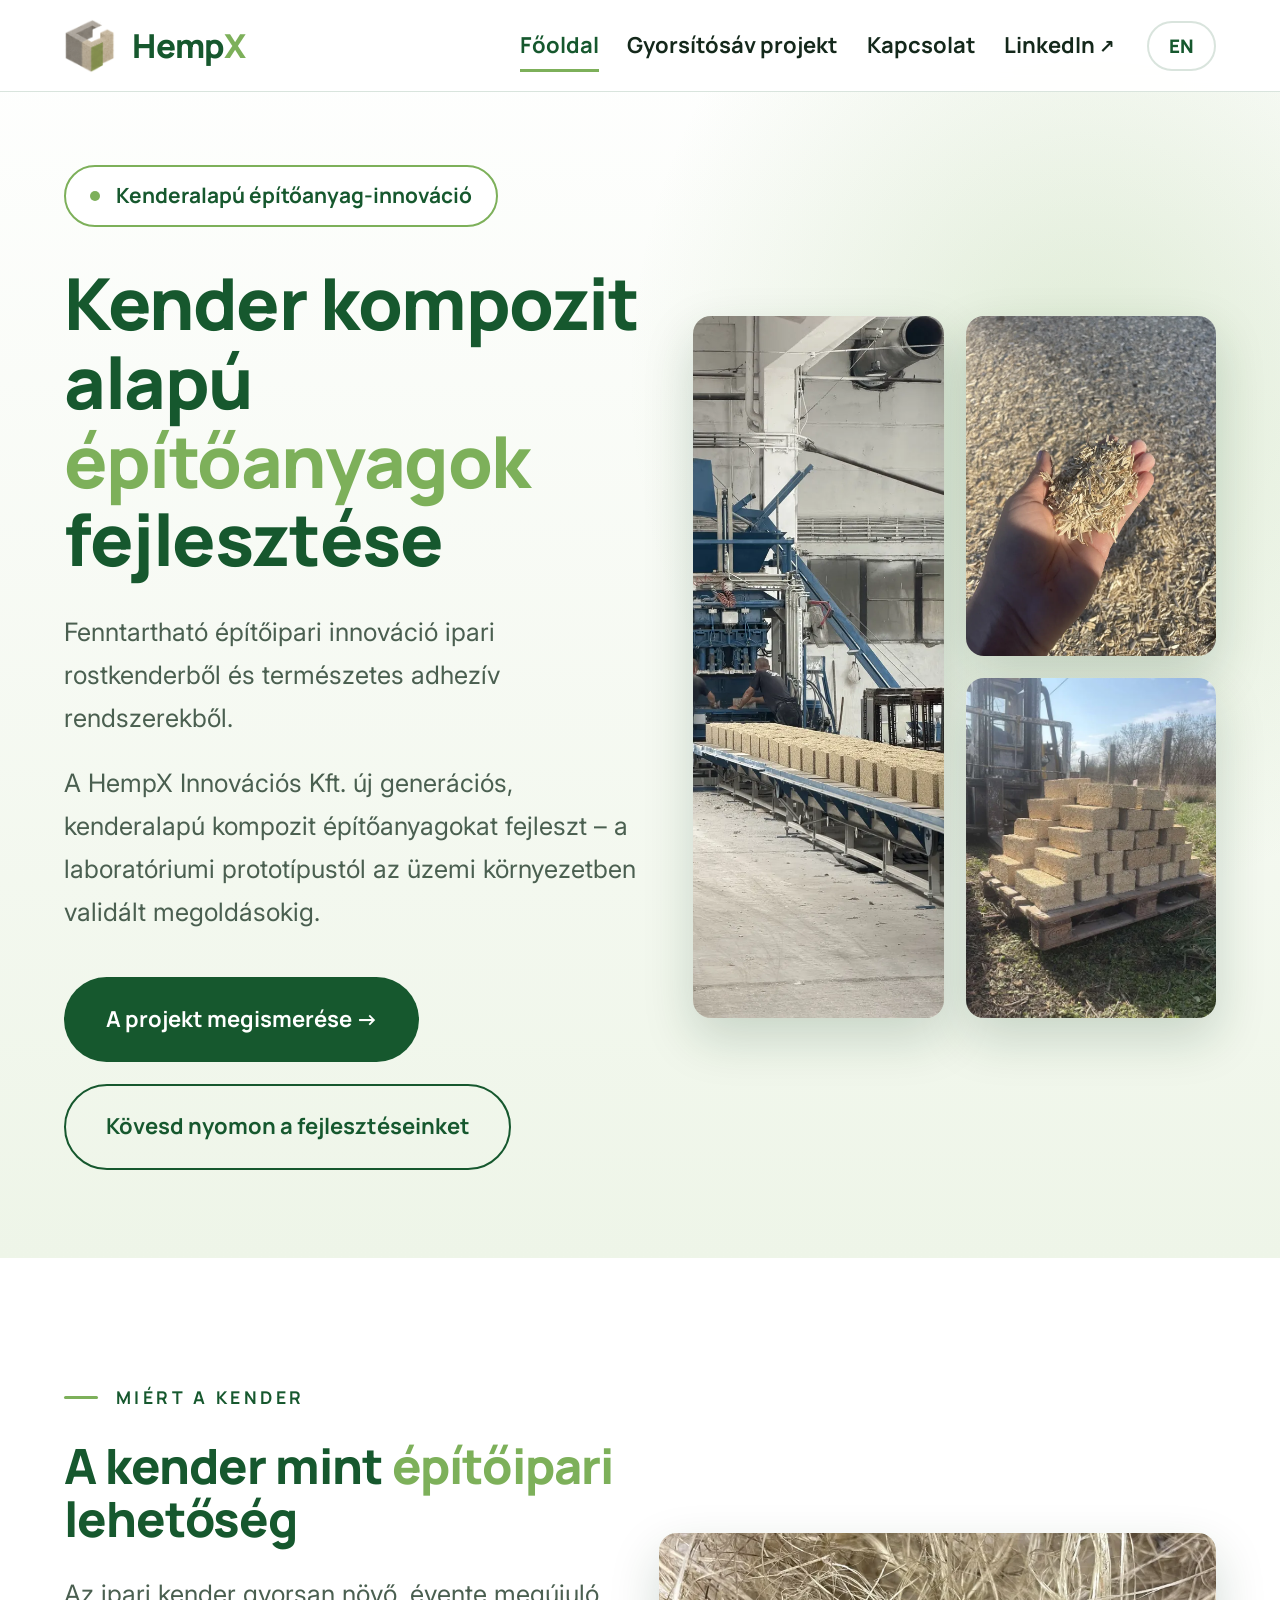
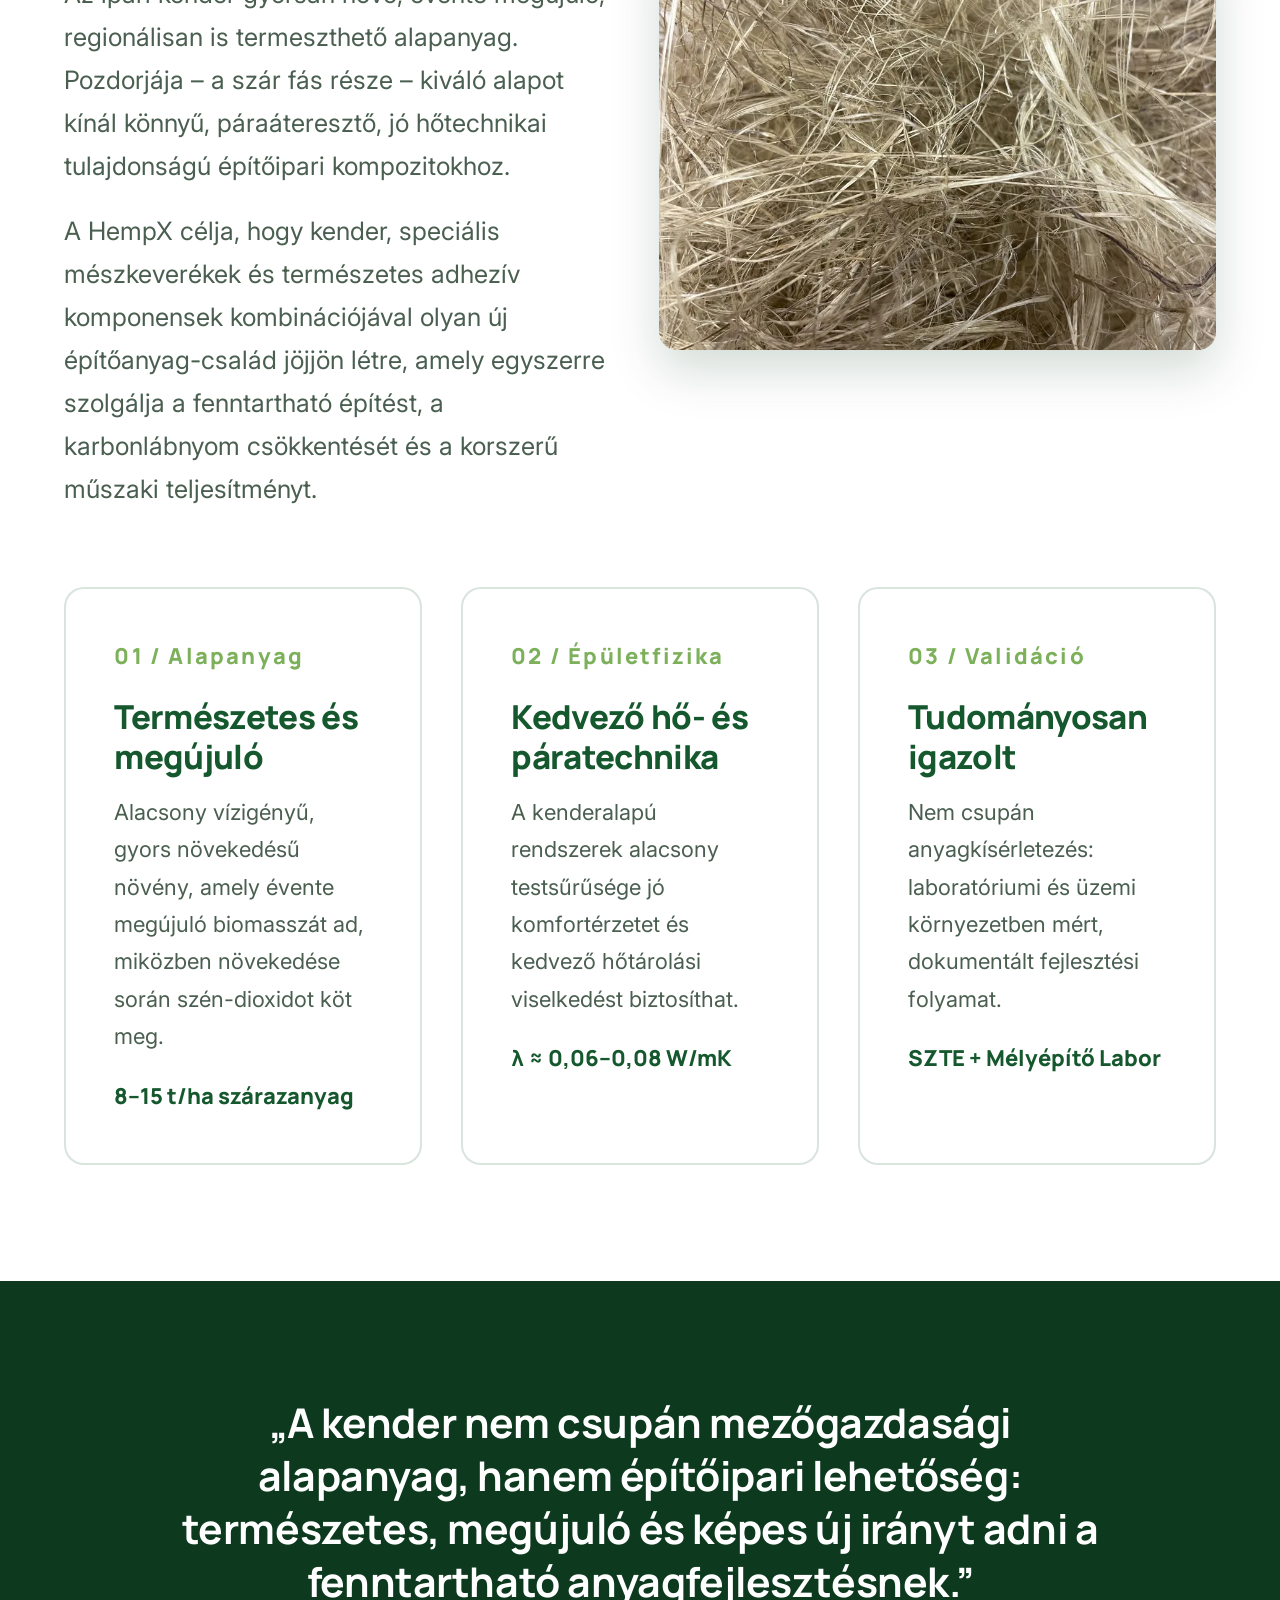
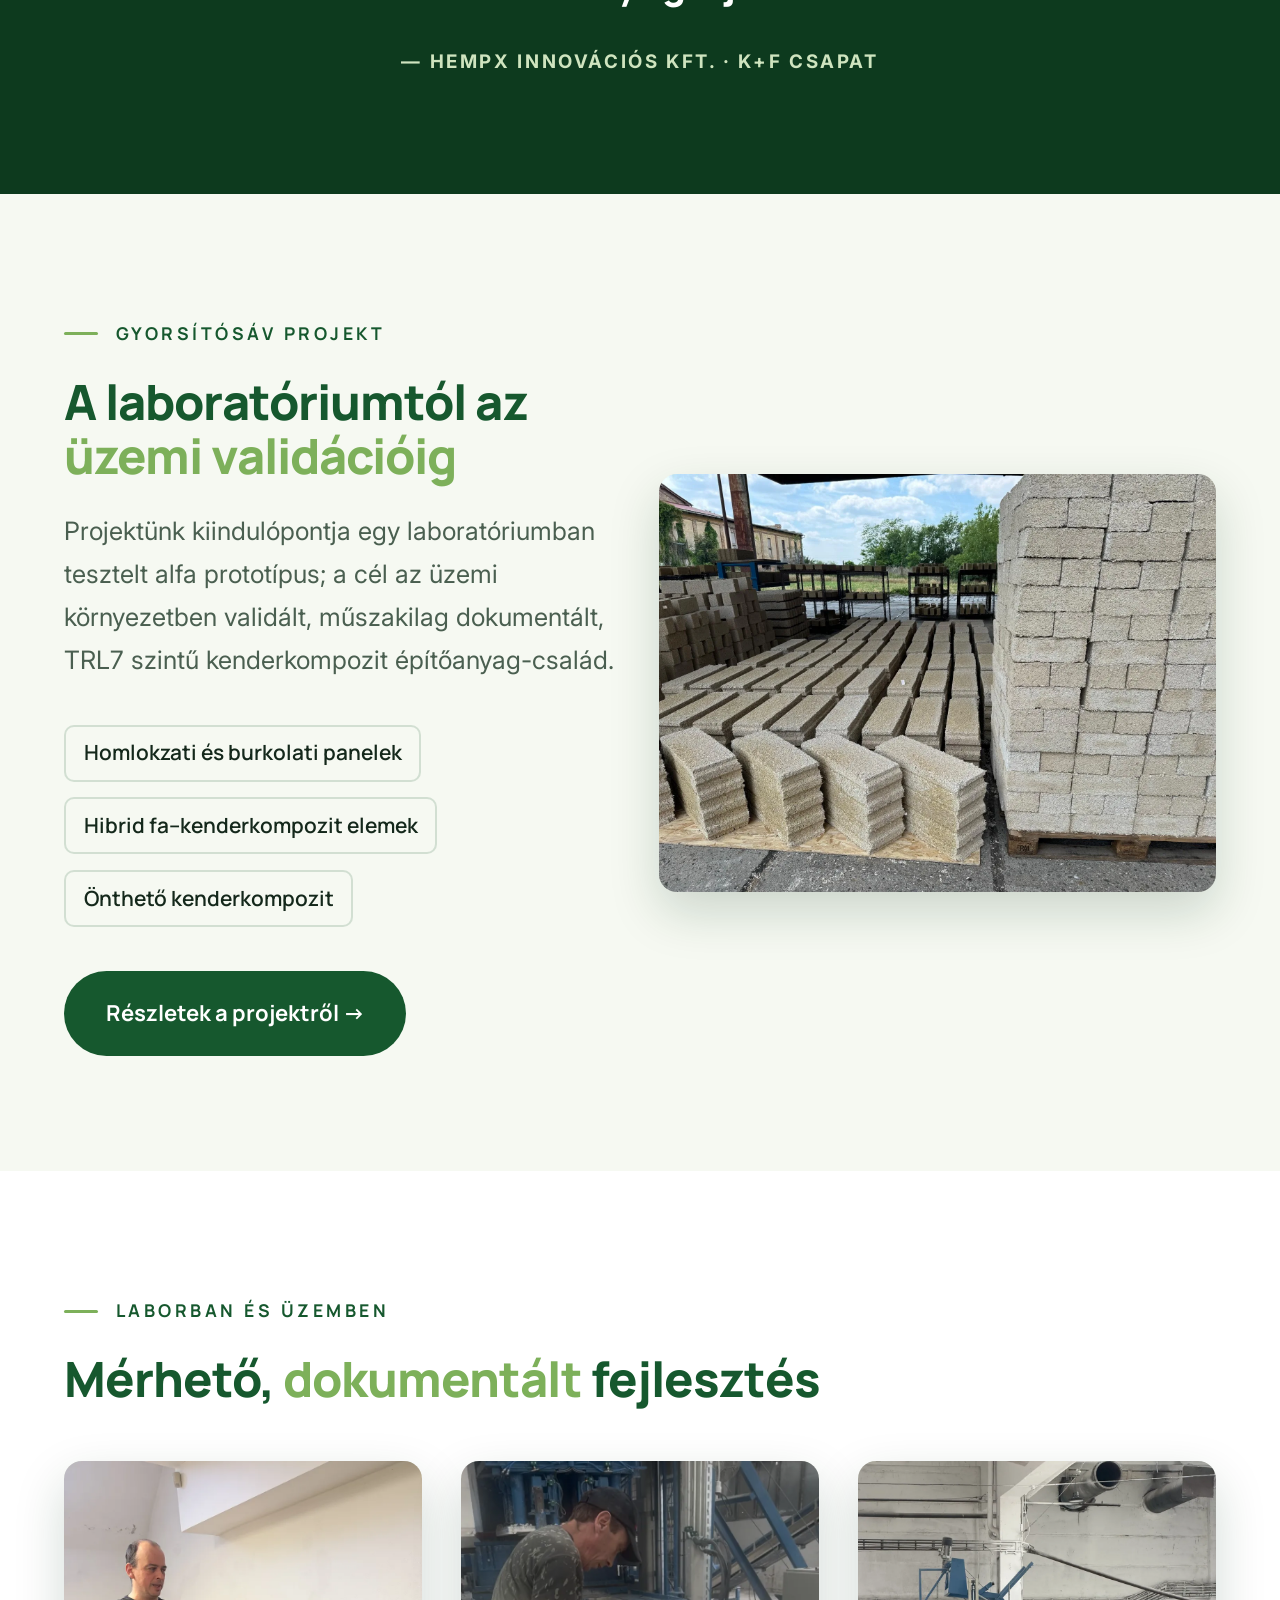
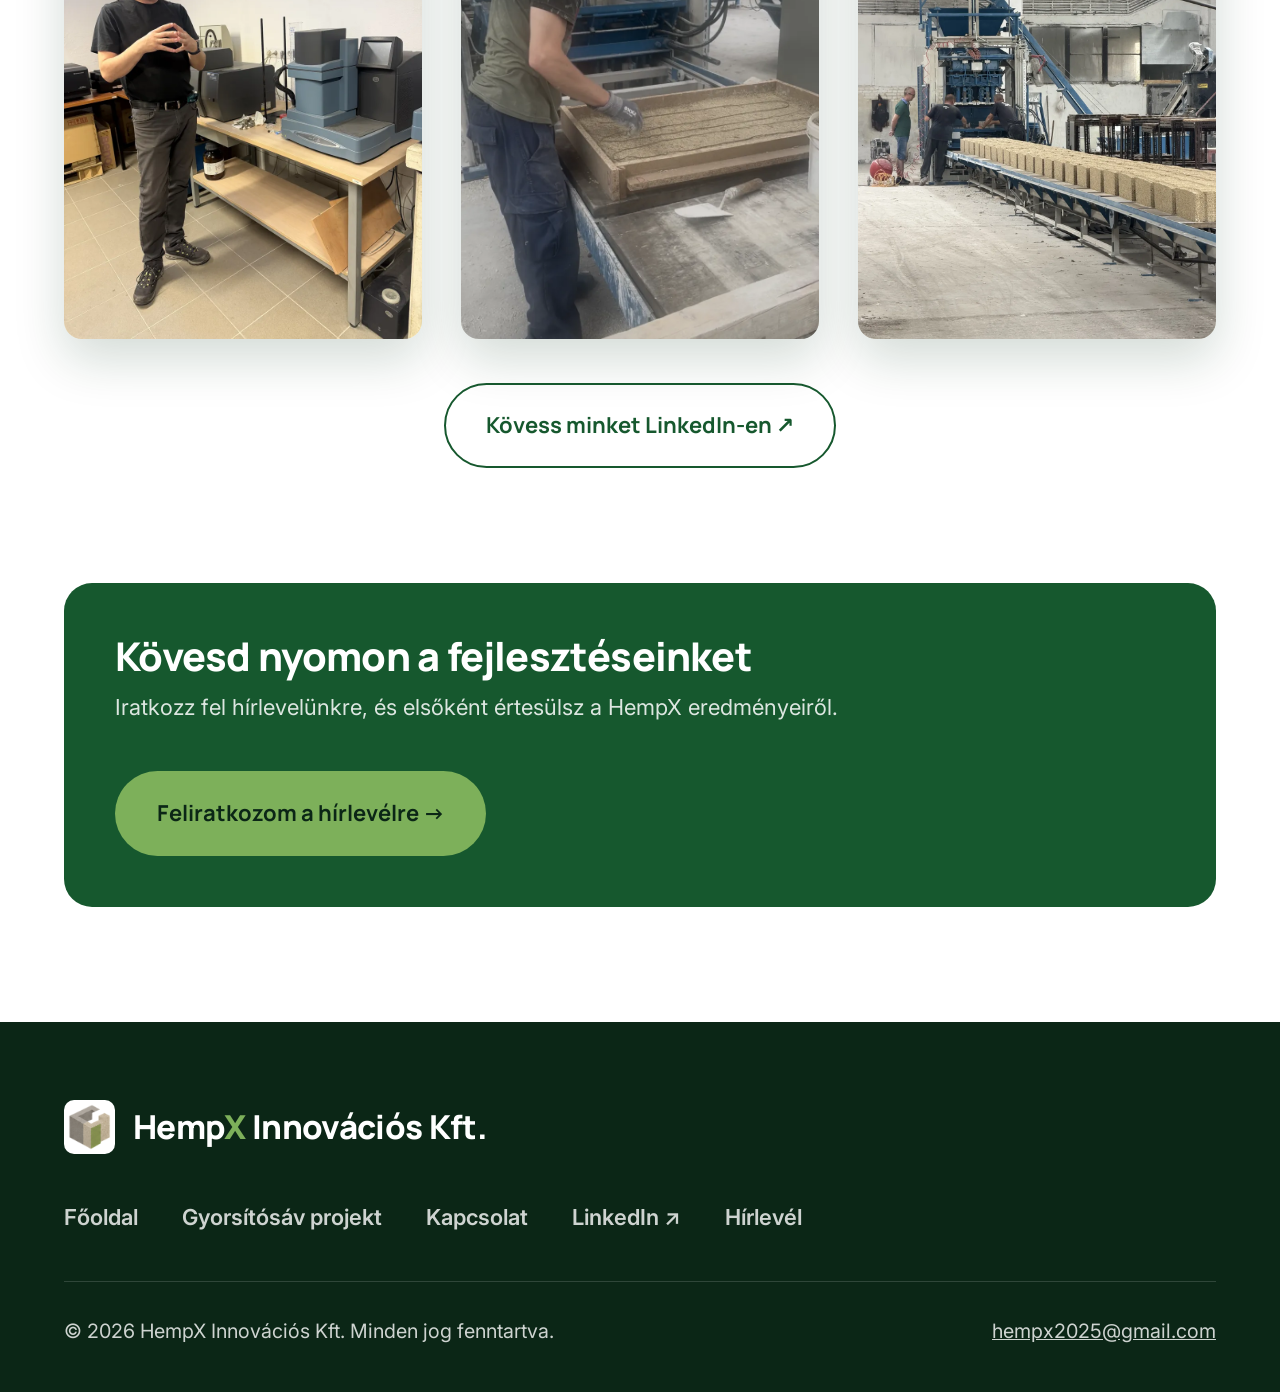
<file: hempx/index.html>
<!DOCTYPE html>
<html lang="hu">
<head>
<meta charset="UTF-8">
<meta name="viewport" content="width=device-width, initial-scale=1.0">
<title>HempX Innovációs Kft. | Kender-mész Kompozit Építőanyag Fejlesztés</title>
<meta name="description" content="A HempX Innovációs Kft. új generációs, kenderalapú kompozit építőanyagokat fejleszt: ipari rostkenderből, speciális mészkeverékekből és természetes adhezív rendszerekből.">
<meta name="robots" content="index, follow">
<meta property="og:title" content="HempX Innovációs Kft. | Kender-mész Kompozit Építőanyag Fejlesztés">
<meta property="og:description" content="A HempX Innovációs Kft. új generációs, kenderalapú kompozit építőanyagokat fejleszt: ipari rostkenderből, speciális mészkeverékekből és természetes adhezív rendszerekből.">
<meta property="og:type" content="website">
<meta property="og:image" content="assets/og-image.png">
<link rel="icon" type="image/png" href="assets/favicon.png">
<link rel="preconnect" href="https://fonts.googleapis.com">
<link rel="preconnect" href="https://fonts.gstatic.com" crossorigin>
<link href="https://fonts.googleapis.com/css2?family=Inter:wght@400;500;600&family=Manrope:wght@500;700;800&display=swap" rel="stylesheet">
<link rel="stylesheet" href="assets/style.css">
<script>window.HEMPX_META={hu:{title:'HempX Innovációs Kft. | Kender-mész Kompozit Építőanyag Fejlesztés',desc:'A HempX Innovációs Kft. új generációs, kenderalapú kompozit építőanyagokat fejleszt: ipari rostkenderből, speciális mészkeverékekből és természetes adhezív rendszerekből.'},en:{title:'HempX Innovation Ltd. | Hemp-Lime Composite Building Materials',desc:'HempX Innovation Ltd. develops next-generation hemp-based composite building materials from industrial fibre hemp, special lime mixtures and natural adhesive systems.'}};</script>
</head>
<body>
<nav>
  <a href="index.html" class="brand" aria-label="HempX – kezdőlap" data-en-aria="HempX – home">
    <img src="assets/hempx-mark.png" alt="" width="51" height="54"><span>Hemp<b>X</b></span>
  </a>
  <ul class="nav-links"><li><a href="index.html" aria-current="page" data-en="Home">Főoldal</a></li><li><a href="projekt.html" data-en="Accelerator Project">Gyorsítósáv projekt</a></li><li><a href="kapcsolat.html" data-en="Contact">Kapcsolat</a></li><li><a href="https://www.linkedin.com/company/hempx-innovation-ltd/" target="_blank" rel="noopener" class="ext" data-en="LinkedIn">LinkedIn</a></li></ul>
  <button class="lang" type="button" aria-label="Switch to English">EN</button>
  <button class="burger" id="burger" aria-label="Menü" aria-expanded="false"><span></span><span></span><span></span></button>
</nav>
<div class="mobile-menu" id="mobileMenu"><a href="index.html" aria-current="page" data-en="Home">Főoldal</a><a href="projekt.html" data-en="Accelerator Project">Gyorsítósáv projekt</a><a href="kapcsolat.html" data-en="Contact">Kapcsolat</a><a href="https://www.linkedin.com/company/hempx-innovation-ltd/" target="_blank" rel="noopener" class="ext" data-en="LinkedIn">LinkedIn</a><button class="lang" type="button">EN</button></div>

<header class="hero">
  <div>
    <div class="badge"><i></i><span  data-en="Hemp-based building material innovation">Kenderalapú építőanyag-innováció</span></div>
    <h1  data-en="Development of hemp composite &lt;em&gt;building materials&lt;/em&gt;">Kender kompozit alapú <em>építőanyagok</em> fejlesztése</h1>
    <p class="lede"  data-en="Sustainable construction innovation from industrial fibre hemp and natural adhesive systems.">Fenntartható építőipari innováció ipari rostkenderből és természetes adhezív rendszerekből.</p>
    <p class="lede" style="margin-top:1rem" data-en="HempX Innovation Ltd. develops next-generation hemp-based composite building materials – from laboratory prototype to industrially validated solutions.">A HempX Innovációs Kft. új generációs, kenderalapú kompozit építőanyagokat fejleszt – a laboratóriumi prototípustól az üzemi környezetben validált megoldásokig.</p>
    <div class="actions">
      <a class="btn btn-solid" href="projekt.html"><span  data-en="Discover the project →">A projekt megismerése →</span></a>
      <a class="btn btn-line js-news" href="#"><span  data-en="Follow our developments">Kövesd nyomon a fejlesztéseinket</span></a>
    </div>
  </div>
  <div class="hero-photos">
    <div class="frame"><img src="assets/gyartosor.webp" alt="Kenderkompozit blokkgyártó sor üzem közben" width="1050" height="1400"></div>
    <div class="frame"><img src="assets/pozdorja.webp" alt="Ipari kender pozdorja a tenyérben" width="900" height="1200"></div>
    <div class="frame"><img src="assets/tegla-raklap.webp" alt="Kenderkompozit blokkok raklapon" width="562" height="1000"></div>
  </div>
</header>

<section class="band" id="miert">
  <div class="wrap">
    <div class="grid g2" style="margin-bottom:3.5rem">
      <div class="reveal">
        <span class="eyebrow"  data-en="Why hemp">Miért a kender</span>
        <h2  data-en="Hemp as a &lt;em&gt;construction industry&lt;/em&gt; opportunity">A kender mint <em>építőipari</em> lehetőség</h2>
        <p class="lede"  data-en="Industrial hemp is a fast-growing, annually renewable raw material that can be grown regionally. Its hurd – the woody core of the stem – provides an excellent base for lightweight, vapour-permeable construction composites with good thermal properties.">Az ipari kender gyorsan növő, évente megújuló, regionálisan is termeszthető alapanyag. Pozdorjája – a szár fás része – kiváló alapot kínál könnyű, páraáteresztő, jó hőtechnikai tulajdonságú építőipari kompozitokhoz.</p>
        <p class="lede" style="margin-top:1rem" data-en="HempX aims to create a new family of building materials by combining hemp, special lime mixtures and natural adhesive components – serving sustainable construction, lower carbon footprint and modern technical performance at once.">A HempX célja, hogy kender, speciális mészkeverékek és természetes adhezív komponensek kombinációjával olyan új építőanyag-család jöjjön létre, amely egyszerre szolgálja a fenntartható építést, a karbonlábnyom csökkentését és a korszerű műszaki teljesítményt.</p>
      </div>
      <div class="frame reveal" style="aspect-ratio:4/3"><img src="assets/rost.webp" alt="Kenderrost közelről" width="900" height="1200" loading="lazy"></div>
    </div>
    <div class="grid g3">
      <div class="card reveal">
        <span class="no"><span  data-en="01 / Raw material">01 / Alapanyag</span></span>
        <h3  data-en="Natural and renewable">Természetes és megújuló</h3>
        <p  data-en="A low-water, fast-growing crop that provides renewable biomass every year while binding carbon dioxide as it grows.">Alacsony vízigényű, gyors növekedésű növény, amely évente megújuló biomasszát ad, miközben növekedése során szén-dioxidot köt meg.</p>
        <span class="data"  data-en="8–15 t/ha dry matter">8–15 t/ha szárazanyag</span>
      </div>
      <div class="card reveal">
        <span class="no"><span  data-en="02 / Building physics">02 / Épületfizika</span></span>
        <h3  data-en="Favourable thermal and moisture behaviour">Kedvező hő- és páratechnika</h3>
        <p  data-en="The low density of hemp-based systems can provide good comfort and favourable heat-storage behaviour.">A kenderalapú rendszerek alacsony testsűrűsége jó komfortérzetet és kedvező hőtárolási viselkedést biztosíthat.</p>
        <span class="data">λ ≈ 0,06–0,08 W/mK</span>
      </div>
      <div class="card reveal">
        <span class="no"><span  data-en="03 / Validation">03 / Validáció</span></span>
        <h3  data-en="Scientifically validated">Tudományosan igazolt</h3>
        <p  data-en="Not just material experimentation – a documented development process measured in laboratory and industrial environments.">Nem csupán anyagkísérletezés: laboratóriumi és üzemi környezetben mért, dokumentált fejlesztési folyamat.</p>
        <span class="data"  data-en="University of Szeged + Mélyépítő Labor">SZTE + Mélyépítő Labor</span>
      </div>
    </div>
  </div>
</section>

<section class="band dark quote on-dark">
  <div class="wrap reveal">
    <blockquote  data-en="“Hemp is not just an agricultural raw material but a construction industry opportunity: natural, renewable, and capable of giving new direction to sustainable material development.”">„A kender nem csupán mezőgazdasági alapanyag, hanem építőipari lehetőség: természetes, megújuló és képes új irányt adni a fenntartható anyagfejlesztésnek.”</blockquote>
    <cite  data-en="— HempX Innovation Ltd. · R&amp;amp;D Team">— HempX Innovációs Kft. · K+F csapat</cite>
  </div>
</section>

<section class="band alt">
  <div class="wrap">
    <div class="grid g2">
      <div class="reveal">
        <span class="eyebrow"  data-en="Accelerator Project">Gyorsítósáv projekt</span>
        <h2  data-en="From the laboratory to &lt;em&gt;industrial validation&lt;/em&gt;">A laboratóriumtól az <em>üzemi validációig</em></h2>
        <p class="lede"  data-en="Our project starts from a laboratory-tested alpha prototype; the goal is a TRL7-level hemp composite building material family – validated in an industrial environment and technically documented.">Projektünk kiindulópontja egy laboratóriumban tesztelt alfa prototípus; a cél az üzemi környezetben validált, műszakilag dokumentált, TRL7 szintű kenderkompozit építőanyag-család.</p>
        <div class="chips">
          <span class="chip plain"  data-en="Facade and cladding panels">Homlokzati és burkolati panelek</span>
          <span class="chip plain"  data-en="Hybrid timber–hemp elements">Hibrid fa–kenderkompozit elemek</span>
          <span class="chip plain"  data-en="Castable hemp composite">Önthető kenderkompozit</span>
        </div>
        <div class="actions"><a class="btn btn-solid" href="projekt.html"><span  data-en="Project details →">Részletek a projektről →</span></a></div>
      </div>
      <div class="frame reveal" style="aspect-ratio:4/3"><img src="assets/termekek.webp" alt="Kenderkompozit panelek és blokkok a telephelyen" width="1600" height="1200" loading="lazy"></div>
    </div>
  </div>
</section>

<section class="band">
  <div class="wrap">
    <div class="reveal" style="margin-bottom:2.5rem">
      <span class="eyebrow"  data-en="In the lab and on the line">Laborban és üzemben</span>
      <h2  data-en="Measurable, &lt;em&gt;documented&lt;/em&gt; development">Mérhető, <em>dokumentált</em> fejlesztés</h2>
    </div>
    <div class="grid g3">
      <div class="frame reveal" style="aspect-ratio:3/4"><img src="assets/labor.webp" alt="Szegedi Tudományegyetem műszeres laboratóriuma" width="900" height="1200" loading="lazy"></div>
      <div class="frame reveal" style="aspect-ratio:3/4"><img src="assets/keveres.webp" alt="Kenderkeverék kitöltése a formába" width="784" height="1100" loading="lazy"></div>
      <div class="frame reveal" style="aspect-ratio:3/4"><img src="assets/gyartosor.webp" alt="Blokkgyártó sor" width="1050" height="1400" loading="lazy"></div>
    </div>
    <div class="actions" style="justify-content:center">
      <a class="btn btn-line" href="https://www.linkedin.com/company/hempx-innovation-ltd/" target="_blank" rel="noopener"><span  data-en="Follow us on LinkedIn ↗">Kövess minket LinkedIn-en ↗</span></a>
    </div>
  </div>
</section>
<section class="band" style="padding-top:0">
  <div class="wrap">
    <div class="news reveal">
      <div>
        <h2  data-en="Follow our developments">Kövesd nyomon a fejlesztéseinket</h2>
        <p  data-en="Subscribe to our newsletter and be the first to hear about HempX results.">Iratkozz fel hírlevelünkre, és elsőként értesülsz a HempX eredményeiről.</p>
      </div>
      <a class="btn btn-leaf js-news" href="#"><span  data-en="Subscribe to the newsletter →">Feliratkozom a hírlevélre →</span></a>
    </div>
  </div>
</section>
<footer>
  <div class="foot">
    <a href="index.html" class="brand"><img src="assets/hempx-mark.png" alt="" width="51" height="54"><span>Hemp<b>X</b> Innovációs Kft.</span></a>
    <ul>
      <li><a href="index.html" data-en="Home">Főoldal</a></li>
      <li><a href="projekt.html" data-en="Accelerator Project">Gyorsítósáv projekt</a></li>
      <li><a href="kapcsolat.html" data-en="Contact">Kapcsolat</a></li>
      <li><a href="https://www.linkedin.com/company/hempx-innovation-ltd/" target="_blank" rel="noopener">LinkedIn ↗</a></li>
      <li><a class="js-news" href="#" data-en="Newsletter">Hírlevél</a></li>
    </ul>
  </div>
  <div class="foot-bottom">
    <span  data-en="© 2026 HempX Innovation Ltd. All rights reserved.">© 2026 HempX Innovációs Kft. Minden jog fenntartva.</span>
    <a href="mailto:hempx2025@gmail.com">hempx2025@gmail.com</a>
  </div>
</footer>
<script src="assets/main.js"></script>
</body>
</html>
</file>
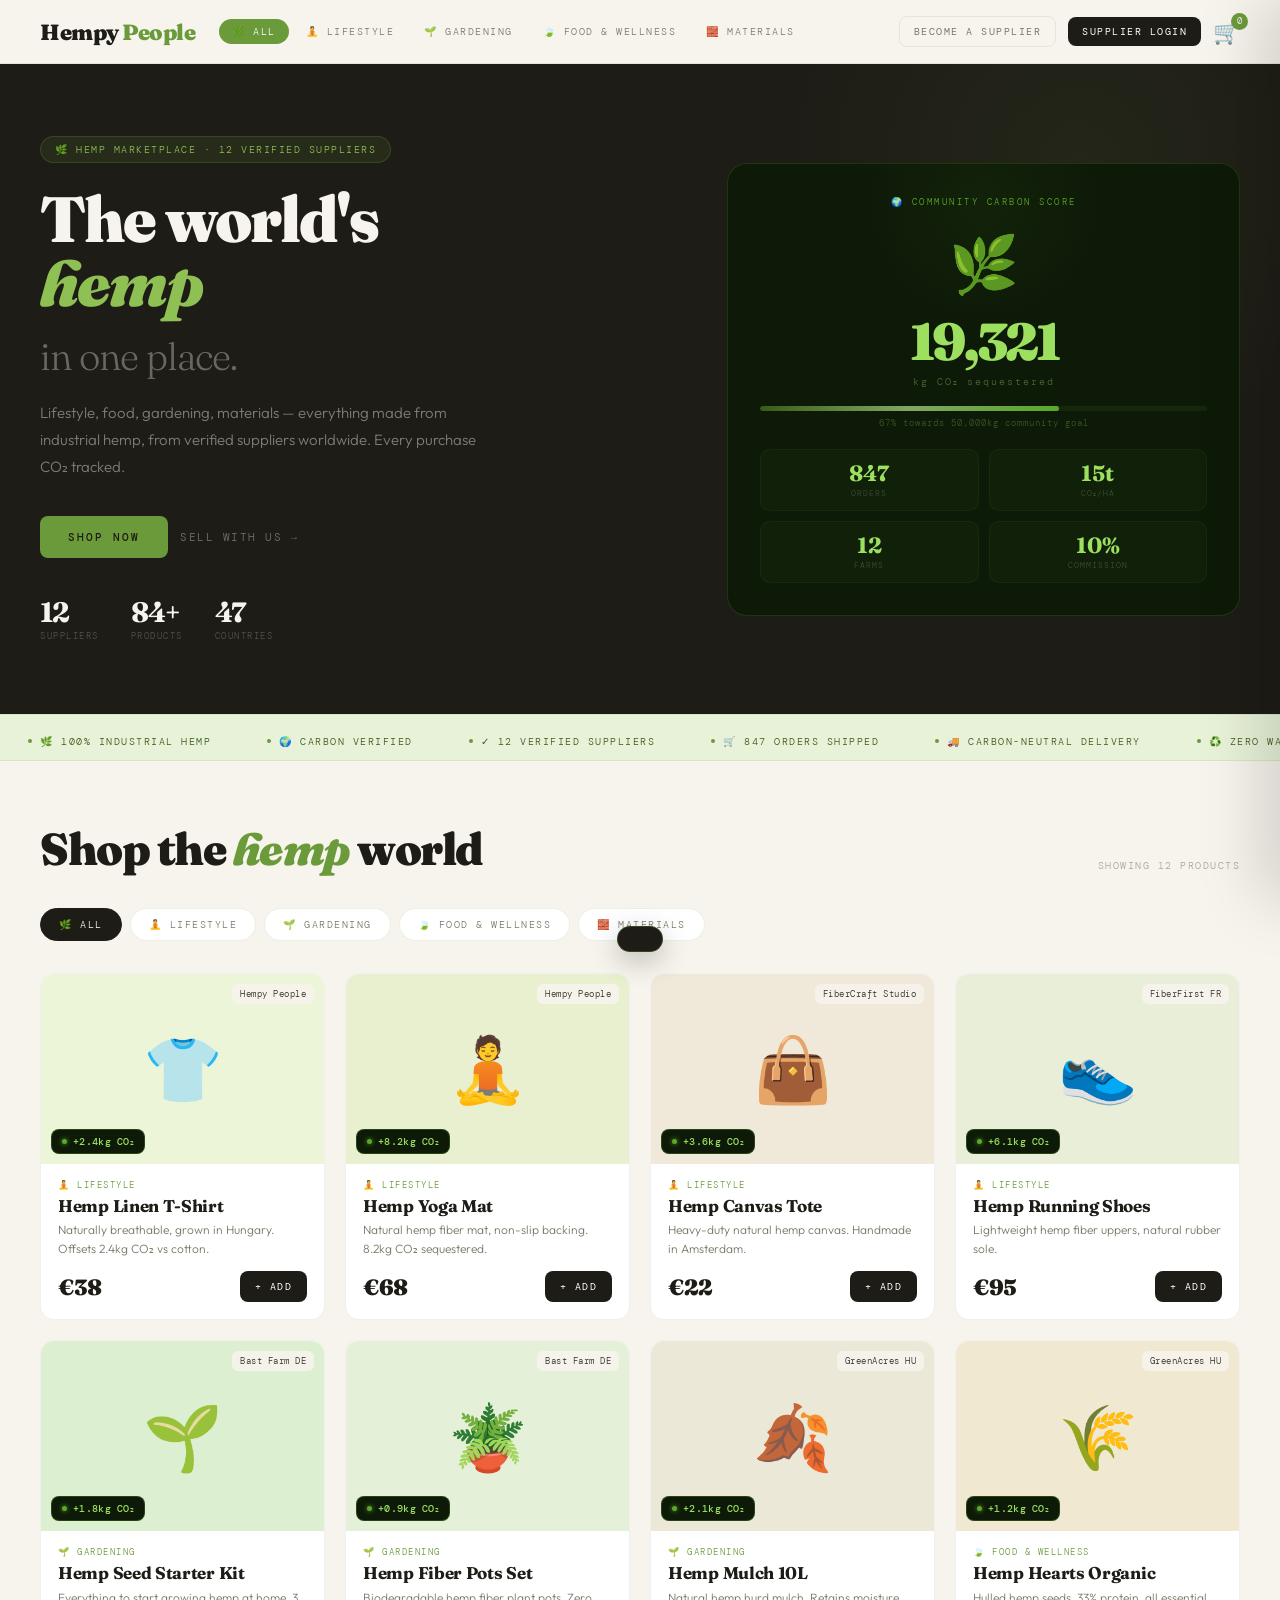
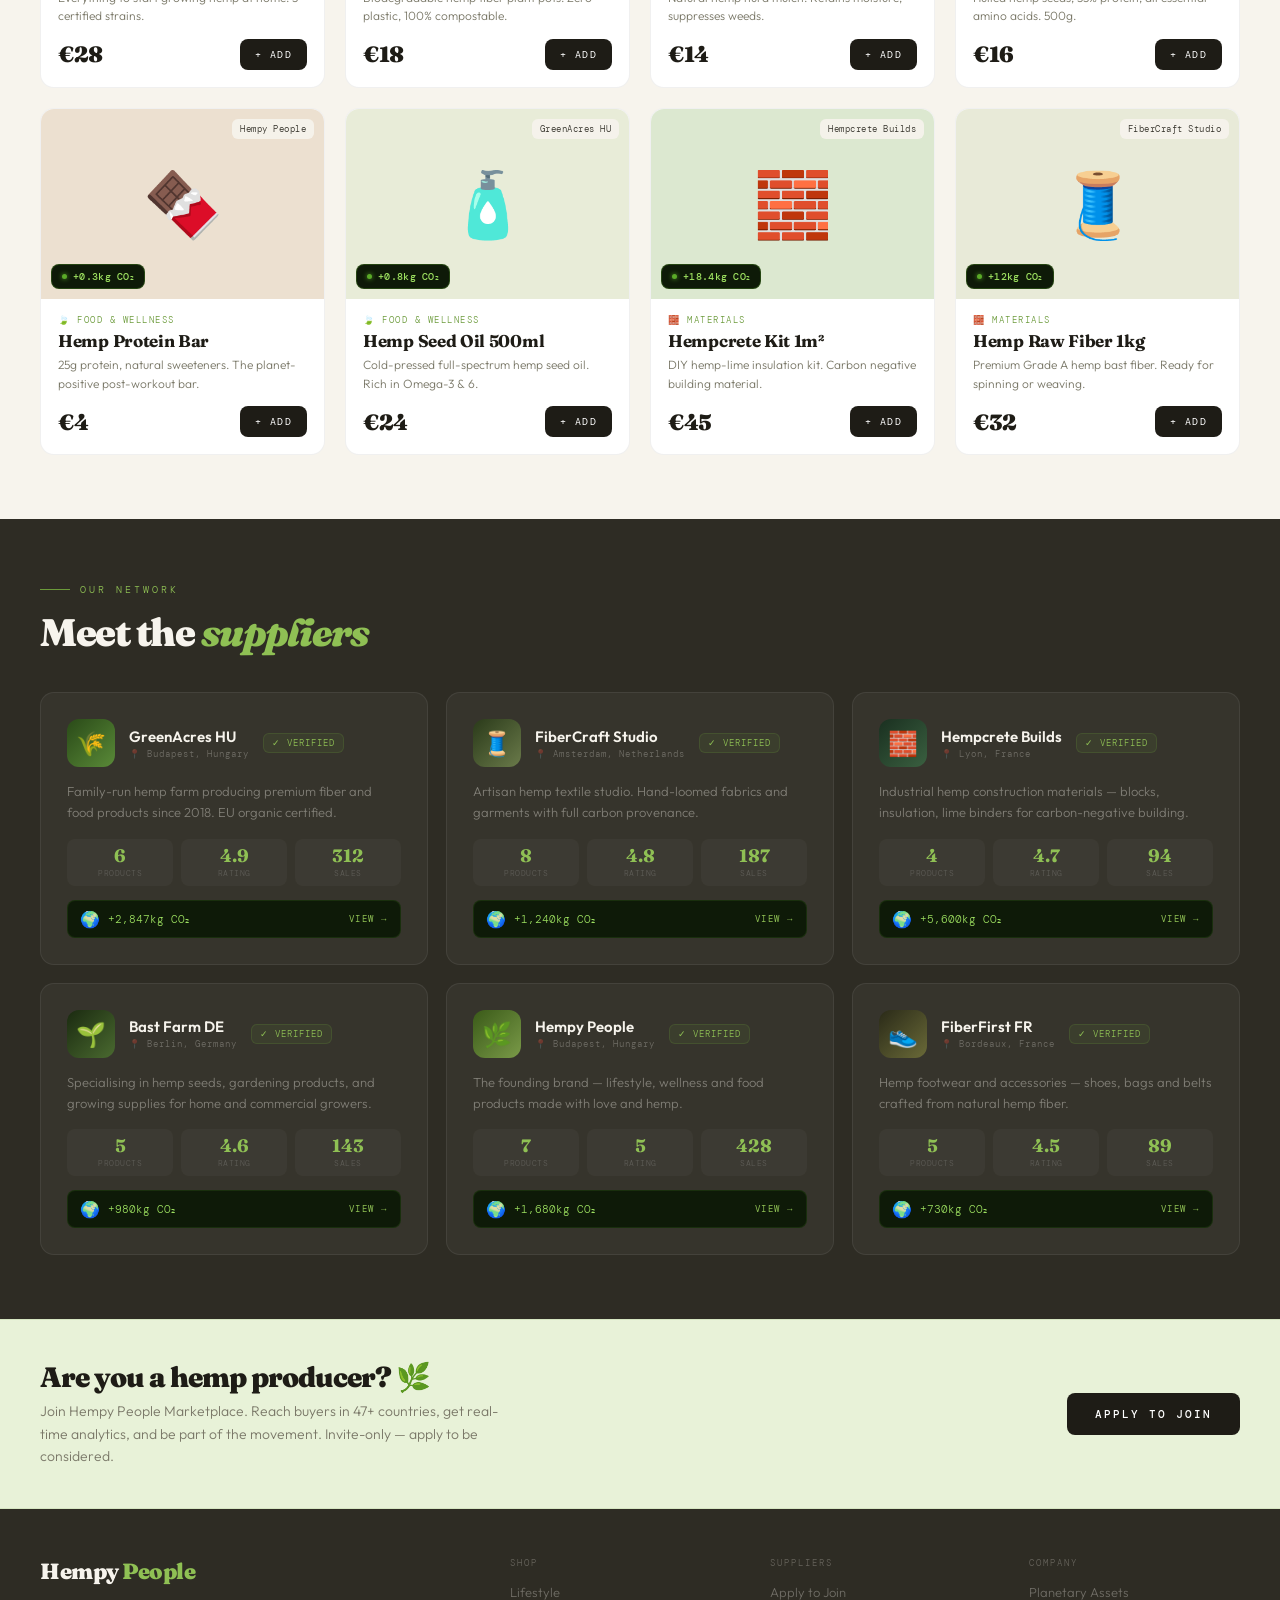
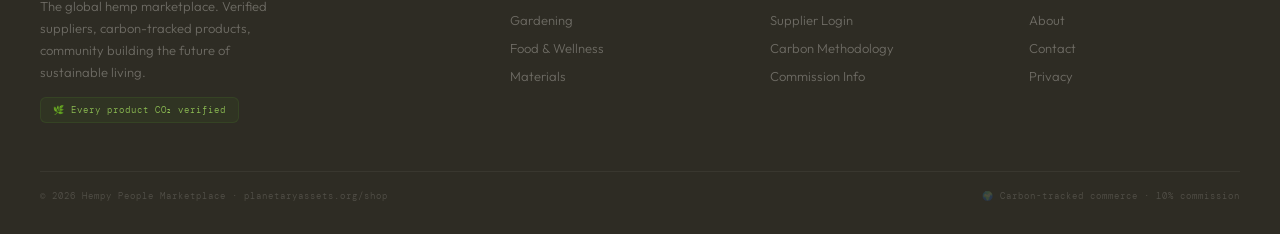
<file: shop/index.html>
<!DOCTYPE html>
<html lang="en">
<head>
<meta charset="UTF-8">
<meta name="viewport" content="width=device-width, initial-scale=1.0">
<title>Hempy People Marketplace</title>
<link href="https://fonts.googleapis.com/css2?family=Fraunces:ital,opsz,wght@0,9..144,300;0,9..144,700;0,9..144,900;1,9..144,700&family=DM+Mono:wght@300;400;500&family=Outfit:wght@300;400;500&display=swap" rel="stylesheet">
<style>
:root {
  --ivory:#f7f4ed; --warm:#faf8f2; --earth:#1e1c16; --earth2:#2e2c24;
  --hemp:#6b9a3a; --hemp-light:#8fc054; --hemp-pale:#e8f2d8; --hemp-dark:#3a5a18;
  --amber:#c08028; --amber-pale:#f5e8c8;
  --muted:#7a7868; --muted2:#a8a898;
  --border:rgba(107,154,58,0.14); --border-dark:rgba(255,255,255,0.07);
  --card:#ffffff; --carbon-dark:#0e1a08; --carbon-green:#5aaa28;
  --r:14px; --r-sm:8px;
}
*{margin:0;padding:0;box-sizing:border-box;}
html{scroll-behavior:smooth;}
body{background:var(--ivory);color:var(--earth);font-family:'Outfit',sans-serif;font-weight:300;overflow-x:hidden;}
.view{display:none;} .view.active{display:block;}

/* NAV */
.top-nav{position:sticky;top:0;z-index:100;background:rgba(247,244,237,0.96);backdrop-filter:blur(24px);border-bottom:1px solid var(--border);height:64px;display:flex;align-items:center;padding:0 40px;gap:24px;}
.nav-brand{font-family:'Fraunces',serif;font-size:22px;font-weight:900;cursor:pointer;flex-shrink:0;letter-spacing:-0.5px;}
.nav-brand .g{color:var(--hemp);}
.nav-cats{display:flex;gap:4px;flex:1;overflow:hidden;}
.nav-cat{padding:6px 13px;border-radius:20px;font-family:'DM Mono',monospace;font-size:10px;letter-spacing:1.5px;text-transform:uppercase;cursor:pointer;color:var(--muted);transition:all .2s;white-space:nowrap;}
.nav-cat:hover{background:var(--hemp-pale);color:var(--hemp-dark);}
.nav-cat.active{background:var(--hemp);color:white;}
.nav-right{display:flex;align-items:center;gap:12px;flex-shrink:0;}
.nbtn{padding:8px 14px;border-radius:var(--r-sm);font-family:'DM Mono',monospace;font-size:10px;letter-spacing:1.5px;text-transform:uppercase;cursor:pointer;transition:all .2s;border:none;}
.nbtn-ghost{background:transparent;border:1px solid var(--border);color:var(--muted);}
.nbtn-ghost:hover{border-color:var(--hemp);color:var(--hemp-dark);}
.nbtn-solid{background:var(--earth);color:white;}
.nbtn-solid:hover{background:var(--hemp-dark);}
.cart-icon{position:relative;cursor:pointer;font-size:22px;transition:transform .2s;}
.cart-icon:hover{transform:scale(1.1);}
.cart-bubble{position:absolute;top:-5px;right:-8px;width:17px;height:17px;background:var(--hemp);border-radius:50%;font-family:'DM Mono',monospace;font-size:9px;color:white;display:flex;align-items:center;justify-content:center;}

/* HERO */
.hero{background:var(--earth);padding:72px 40px;display:grid;grid-template-columns:1.1fr 0.9fr;gap:60px;align-items:center;position:relative;overflow:hidden;}
.hero::before{content:'';position:absolute;width:600px;height:600px;border-radius:50%;background:radial-gradient(circle,rgba(107,154,58,0.08),transparent 70%);top:-200px;right:-100px;pointer-events:none;}
.hero-badge{display:inline-flex;align-items:center;gap:8px;background:rgba(107,154,58,0.12);border:1px solid rgba(107,154,58,0.25);padding:6px 14px;border-radius:20px;font-family:'DM Mono',monospace;font-size:10px;letter-spacing:1.5px;text-transform:uppercase;color:var(--hemp-light);margin-bottom:24px;}
.hero-title{font-family:'Fraunces',serif;font-size:clamp(40px,5vw,68px);font-weight:900;line-height:1.0;letter-spacing:-2px;color:var(--ivory);margin-bottom:20px;}
.hero-title .it{font-style:italic;color:var(--hemp-light);}
.hero-title .dim{color:rgba(247,244,237,0.35);font-weight:300;font-size:.6em;letter-spacing:-1px;}
.hero-sub{font-size:15px;line-height:1.8;color:rgba(247,244,237,0.45);max-width:440px;margin-bottom:36px;font-weight:300;}
.hero-actions{display:flex;gap:12px;align-items:center;margin-bottom:40px;}
.hero-cta{background:var(--hemp);color:var(--earth);padding:14px 28px;border-radius:var(--r-sm);font-family:'DM Mono',monospace;font-size:11px;letter-spacing:2px;text-transform:uppercase;cursor:pointer;border:none;font-weight:500;transition:all .25s;}
.hero-cta:hover{background:var(--hemp-light);transform:translateY(-2px);}
.hero-link{font-family:'DM Mono',monospace;font-size:11px;letter-spacing:1.5px;text-transform:uppercase;color:rgba(247,244,237,0.35);cursor:pointer;transition:color .2s;background:none;border:none;}
.hero-link:hover{color:var(--hemp-light);}
.hero-stats{display:flex;gap:32px;}
.hs-val{font-family:'Fraunces',serif;font-size:28px;font-weight:700;color:var(--ivory);letter-spacing:-1px;line-height:1;}
.hs-lab{font-family:'DM Mono',monospace;font-size:9px;letter-spacing:1.5px;text-transform:uppercase;color:rgba(247,244,237,0.25);margin-top:4px;}

/* CARBON ORB */
.carbon-orb{background:var(--carbon-dark);border:1px solid rgba(90,170,40,0.2);border-radius:20px;padding:32px;text-align:center;position:relative;overflow:hidden;}
.carbon-orb::before{content:'';position:absolute;top:-80px;left:50%;transform:translateX(-50%);width:240px;height:240px;background:radial-gradient(circle,rgba(90,170,40,0.06),transparent 70%);}
.orb-label{font-family:'DM Mono',monospace;font-size:9px;letter-spacing:2.5px;text-transform:uppercase;color:var(--carbon-green);margin-bottom:20px;}
.orb-emoji{font-size:56px;display:block;margin-bottom:16px;animation:breathe 4s ease-in-out infinite;}
@keyframes breathe{0%,100%{transform:scale(1)}50%{transform:scale(1.06)}}
.orb-num{font-family:'Fraunces',serif;font-size:52px;font-weight:900;color:#9de060;letter-spacing:-3px;line-height:1;}
.orb-unit{font-family:'DM Mono',monospace;font-size:10px;color:rgba(157,224,96,0.4);letter-spacing:2px;margin-top:8px;}
.orb-bar{margin:18px 0 6px;height:5px;background:rgba(90,170,40,0.1);border-radius:3px;overflow:hidden;}
.orb-bar-fill{height:100%;width:0%;background:linear-gradient(90deg,var(--hemp-dark),var(--carbon-green));border-radius:3px;transition:width 2.5s ease;position:relative;overflow:hidden;}
.orb-bar-fill::after{content:'';position:absolute;inset:0;background:linear-gradient(90deg,transparent,rgba(255,255,255,0.3),transparent);animation:shimmer 2s infinite;}
@keyframes shimmer{0%{transform:translateX(-100%)}100%{transform:translateX(100%)}}
.orb-progress{font-family:'DM Mono',monospace;font-size:9px;color:rgba(157,224,96,0.3);letter-spacing:1px;}
.orb-grid{display:grid;grid-template-columns:1fr 1fr;gap:10px;margin-top:20px;}
.orb-gi{background:rgba(90,170,40,0.05);border:1px solid rgba(90,170,40,0.08);border-radius:10px;padding:12px;}
.orb-gi-val{font-family:'Fraunces',serif;font-size:22px;font-weight:700;color:#9de060;line-height:1;}
.orb-gi-lab{font-family:'DM Mono',monospace;font-size:8px;letter-spacing:1px;text-transform:uppercase;color:rgba(255,255,255,0.2);margin-top:4px;}

/* TICKER */
.ticker{background:var(--hemp-pale);border-top:1px solid var(--border);border-bottom:1px solid var(--border);padding:12px 0;overflow:hidden;white-space:nowrap;}
.ticker-inner{display:inline-flex;animation:tick 28s linear infinite;}
@keyframes tick{0%{transform:translateX(0)}100%{transform:translateX(-50%)}}
.tick-item{display:inline-flex;align-items:center;gap:8px;padding:0 28px;font-family:'DM Mono',monospace;font-size:10px;letter-spacing:1.5px;text-transform:uppercase;color:var(--hemp-dark);}
.tick-dot{width:4px;height:4px;border-radius:50%;background:var(--hemp);}

/* SHOP SECTION */
.shop-sec{padding:64px 40px;}
.shop-head{display:flex;justify-content:space-between;align-items:flex-end;margin-bottom:36px;}
.shop-title{font-family:'Fraunces',serif;font-size:clamp(30px,3.5vw,48px);font-weight:900;letter-spacing:-1.5px;line-height:1.05;}
.shop-title .it{font-style:italic;color:var(--hemp);}
.shop-count{font-family:'DM Mono',monospace;font-size:10px;letter-spacing:1.5px;text-transform:uppercase;color:var(--muted2);}
.world-tabs{display:flex;gap:8px;margin-bottom:32px;flex-wrap:wrap;}
.world-tab{padding:9px 18px;border-radius:30px;font-family:'DM Mono',monospace;font-size:10px;letter-spacing:1.5px;text-transform:uppercase;cursor:pointer;border:1px solid var(--border);color:var(--muted);background:white;transition:all .25s;display:flex;align-items:center;gap:6px;}
.world-tab:hover{border-color:var(--hemp);color:var(--hemp-dark);}
.world-tab.active{background:var(--earth);border-color:var(--earth);color:white;}

/* PRODUCT GRID */
.prod-grid{display:grid;grid-template-columns:repeat(4,1fr);gap:20px;}
.prod-card{background:var(--card);border:1px solid rgba(0,0,0,0.06);border-radius:var(--r);overflow:hidden;cursor:pointer;transition:all .35s cubic-bezier(.4,0,.2,1);}
.prod-card:hover{transform:translateY(-5px);box-shadow:0 16px 48px rgba(30,28,22,.1);border-color:var(--border);}
.prod-img{height:190px;display:flex;align-items:center;justify-content:center;font-size:64px;position:relative;overflow:hidden;}
.prod-img-emoji{transition:transform .4s ease;position:relative;z-index:2;}
.prod-card:hover .prod-img-emoji{transform:scale(1.08);}
.co2-pill{position:absolute;bottom:10px;left:10px;background:var(--carbon-dark);border:1px solid rgba(90,170,40,0.3);border-radius:8px;padding:5px 10px;display:flex;align-items:center;gap:6px;z-index:3;transition:all .3s;}
.prod-card:hover .co2-pill{border-color:rgba(90,170,40,0.6);box-shadow:0 0 14px rgba(90,170,40,0.15);}
.co2-dot{width:5px;height:5px;border-radius:50%;background:var(--carbon-green);box-shadow:0 0 5px var(--carbon-green);animation:blink 2.5s ease-in-out infinite;}
@keyframes blink{0%,100%{opacity:1}50%{opacity:0.3}}
.co2-txt{font-family:'DM Mono',monospace;font-size:10px;color:#9de060;letter-spacing:0.3px;font-weight:500;}
.sup-tag{position:absolute;top:10px;right:10px;background:rgba(247,244,237,0.92);border-radius:6px;padding:4px 8px;font-family:'DM Mono',monospace;font-size:9px;letter-spacing:0.5px;color:var(--earth2);z-index:3;cursor:pointer;transition:background .2s;}
.sup-tag:hover{background:var(--hemp-pale);color:var(--hemp-dark);}
.prod-body{padding:15px 17px 17px;}
.prod-cat{font-family:'DM Mono',monospace;font-size:9px;letter-spacing:1.5px;text-transform:uppercase;color:var(--hemp);margin-bottom:5px;}
.prod-name{font-family:'Fraunces',serif;font-size:17px;font-weight:700;line-height:1.2;letter-spacing:-0.3px;margin-bottom:5px;}
.prod-desc{font-size:12px;line-height:1.55;color:var(--muted);font-weight:300;margin-bottom:13px;}
.prod-footer{display:flex;align-items:center;justify-content:space-between;}
.prod-price{font-family:'Fraunces',serif;font-size:22px;font-weight:900;letter-spacing:-0.5px;}
.atc{background:var(--earth);color:white;border:none;border-radius:var(--r-sm);padding:9px 15px;font-family:'DM Mono',monospace;font-size:10px;letter-spacing:1.5px;text-transform:uppercase;cursor:pointer;transition:all .2s;}
.atc:hover{background:var(--hemp-dark);transform:scale(1.03);}
.atc.done{background:var(--hemp);}

/* SUPPLIERS SECTION */
.sup-sec{padding:64px 40px;background:var(--earth2);}
.sup-eyebrow{font-family:'DM Mono',monospace;font-size:10px;letter-spacing:3px;text-transform:uppercase;color:var(--hemp-light);margin-bottom:12px;display:flex;align-items:center;gap:10px;}
.sup-eyebrow::before{content:'';width:30px;height:1px;background:var(--hemp);}
.sup-title{font-family:'Fraunces',serif;font-size:clamp(28px,3vw,44px);font-weight:900;letter-spacing:-1.5px;color:var(--ivory);margin-bottom:36px;}
.sup-title .it{font-style:italic;color:var(--hemp-light);}
.sup-grid{display:grid;grid-template-columns:repeat(3,1fr);gap:18px;}
.sup-card{background:rgba(255,255,255,0.04);border:1px solid var(--border-dark);border-radius:var(--r);padding:26px;cursor:pointer;transition:all .3s;position:relative;overflow:hidden;}
.sup-card::before{content:'';position:absolute;inset:0;background:rgba(107,154,58,0.04);opacity:0;transition:opacity .3s;}
.sup-card:hover{border-color:rgba(107,154,58,0.3);transform:translateY(-3px);}
.sup-card:hover::before{opacity:1;}
.sc-top{display:flex;align-items:center;gap:14px;margin-bottom:14px;}
.sc-av{width:48px;height:48px;border-radius:12px;display:flex;align-items:center;justify-content:center;font-size:24px;flex-shrink:0;}
.sc-name{font-size:15px;font-weight:600;color:var(--ivory);}
.sc-loc{font-family:'DM Mono',monospace;font-size:9px;letter-spacing:1px;color:rgba(247,244,237,0.3);margin-top:2px;}
.sc-ver{font-family:'DM Mono',monospace;font-size:9px;letter-spacing:1px;text-transform:uppercase;color:var(--hemp-light);background:rgba(107,154,58,0.1);border:1px solid rgba(107,154,58,0.2);padding:3px 8px;border-radius:6px;flex-shrink:0;}
.sc-desc{font-size:13px;line-height:1.6;color:rgba(247,244,237,0.38);font-weight:300;margin-bottom:16px;}
.sc-stats{display:grid;grid-template-columns:repeat(3,1fr);gap:8px;margin-bottom:14px;}
.sc-stat{text-align:center;background:rgba(255,255,255,0.03);border-radius:8px;padding:8px 4px;}
.sc-sv{font-family:'Fraunces',serif;font-size:18px;font-weight:700;color:var(--hemp-light);line-height:1;}
.sc-sl{font-family:'DM Mono',monospace;font-size:8px;letter-spacing:0.5px;color:rgba(255,255,255,0.18);text-transform:uppercase;margin-top:3px;}
.sc-co2{display:flex;align-items:center;gap:8px;background:var(--carbon-dark);border:1px solid rgba(90,170,40,0.15);border-radius:8px;padding:8px 12px;}
.sc-co2-val{font-family:'DM Mono',monospace;font-size:11px;color:#9de060;flex:1;}
.sc-view{font-family:'DM Mono',monospace;font-size:9px;letter-spacing:1.5px;text-transform:uppercase;color:var(--hemp-light);background:none;border:none;cursor:pointer;transition:color .2s;}
.sc-view:hover{color:white;}

/* JOIN BANNER */
.join-banner{background:var(--hemp-pale);border-top:1px solid var(--border);border-bottom:1px solid var(--border);padding:40px;display:flex;align-items:center;justify-content:space-between;gap:40px;}
.jb-title{font-family:'Fraunces',serif;font-size:28px;font-weight:900;letter-spacing:-1px;margin-bottom:6px;}
.jb-sub{font-size:14px;color:var(--muted);font-weight:300;line-height:1.6;max-width:480px;}
.jb-cta{background:var(--earth);color:white;padding:14px 28px;border-radius:var(--r-sm);font-family:'DM Mono',monospace;font-size:11px;letter-spacing:2px;text-transform:uppercase;cursor:pointer;border:none;white-space:nowrap;transition:background .25s;font-weight:500;}
.jb-cta:hover{background:var(--hemp-dark);}

/* SUPPLIER PROFILE VIEW */
.sup-hero{background:var(--earth);padding:40px;display:grid;grid-template-columns:auto 1fr auto;gap:28px;align-items:center;border-bottom:1px solid var(--border-dark);}
.sup-av-big{width:80px;height:80px;border-radius:18px;display:flex;align-items:center;justify-content:center;font-size:40px;}
.sup-name-big{font-family:'Fraunces',serif;font-size:30px;font-weight:900;letter-spacing:-1px;color:var(--ivory);}
.sup-meta{display:flex;align-items:center;gap:12px;margin-top:6px;}
.sup-badge{font-family:'DM Mono',monospace;font-size:9px;letter-spacing:1.5px;text-transform:uppercase;color:var(--hemp-light);background:rgba(107,154,58,0.12);border:1px solid rgba(107,154,58,0.25);padding:4px 10px;border-radius:6px;}
.sup-loc-txt{font-family:'DM Mono',monospace;font-size:10px;color:rgba(247,244,237,0.3);letter-spacing:1px;}
.sup-stats-row{display:flex;gap:28px;}
.sup-sv{font-family:'Fraunces',serif;font-size:26px;font-weight:700;color:var(--hemp-light);letter-spacing:-1px;line-height:1;}
.sup-sl{font-family:'DM Mono',monospace;font-size:9px;letter-spacing:1px;color:rgba(247,244,237,0.25);text-transform:uppercase;margin-top:3px;}
.sup-content{padding:40px;display:grid;grid-template-columns:1fr 280px;gap:36px;align-items:start;}
.sup-prod-title{font-family:'Fraunces',serif;font-size:26px;font-weight:900;letter-spacing:-1px;margin-bottom:22px;}
.sup-prod-grid{display:grid;grid-template-columns:1fr 1fr 1fr;gap:14px;margin-bottom:28px;}
.sup-sidebar{display:flex;flex-direction:column;gap:14px;}
.sup-card-box{background:white;border:1px solid rgba(0,0,0,0.06);border-radius:var(--r);padding:20px;}
.sup-card-ttl{font-family:'DM Mono',monospace;font-size:10px;letter-spacing:2px;text-transform:uppercase;color:var(--muted2);margin-bottom:12px;}
.sup-about-txt{font-size:13px;line-height:1.7;color:var(--muted);font-weight:300;}
.sup-co2-block{background:var(--carbon-dark);border:1px solid rgba(90,170,40,0.15);border-radius:var(--r);padding:20px;text-align:center;}
.scb-lbl{font-family:'DM Mono',monospace;font-size:9px;letter-spacing:2px;text-transform:uppercase;color:var(--carbon-green);margin-bottom:10px;}
.scb-num{font-family:'Fraunces',serif;font-size:40px;font-weight:900;color:#9de060;letter-spacing:-2px;line-height:1;}
.scb-unit{font-family:'DM Mono',monospace;font-size:9px;color:rgba(157,224,96,0.4);letter-spacing:1.5px;margin-top:6px;}

/* DASHBOARD VIEW */
.dash-layout{display:grid;grid-template-columns:210px 1fr;min-height:calc(100vh - 64px);}
.dash-sb{background:var(--earth);padding:20px 14px;border-right:1px solid var(--border-dark);}
.dash-brand{font-family:'Fraunces',serif;font-size:18px;font-weight:900;color:var(--hemp-light);padding:8px 12px;margin-bottom:22px;}
.dash-ni{display:flex;align-items:center;gap:10px;padding:10px 12px;border-radius:var(--r-sm);cursor:pointer;transition:all .2s;font-size:13px;color:rgba(247,244,237,0.4);margin-bottom:4px;}
.dash-ni:hover{background:rgba(255,255,255,0.05);color:var(--ivory);}
.dash-ni.active{background:rgba(107,154,58,0.12);color:var(--hemp-light);}
.dash-ni-icon{font-size:15px;width:20px;text-align:center;}
.dash-main{background:var(--ivory);padding:36px;overflow-y:auto;}
.dash-hdr{display:flex;justify-content:space-between;align-items:flex-start;margin-bottom:28px;}
.dash-title{font-family:'Fraunces',serif;font-size:30px;font-weight:900;letter-spacing:-1.5px;}
.dash-sub{font-size:13px;color:var(--muted);margin-top:4px;font-weight:300;}
.dash-date{font-family:'DM Mono',monospace;font-size:10px;letter-spacing:1.5px;color:var(--muted2);text-transform:uppercase;}
.kpi-grid{display:grid;grid-template-columns:repeat(4,1fr);gap:14px;margin-bottom:28px;}
.kpi{background:white;border:1px solid rgba(0,0,0,0.06);border-radius:var(--r);padding:20px;position:relative;overflow:hidden;transition:box-shadow .2s;}
.kpi:hover{box-shadow:0 8px 24px rgba(30,28,22,.08);}
.kpi::after{content:'';position:absolute;bottom:0;left:0;right:0;height:3px;border-radius:0 0 var(--r) var(--r);}
.kpi.gr::after{background:var(--hemp);}
.kpi.am::after{background:var(--amber);}
.kpi.bl::after{background:#4a7ac8;}
.kpi.ca::after{background:var(--carbon-green);}
.kpi-lbl{font-family:'DM Mono',monospace;font-size:9px;letter-spacing:2px;text-transform:uppercase;color:var(--muted2);margin-bottom:8px;}
.kpi-val{font-family:'Fraunces',serif;font-size:34px;font-weight:900;letter-spacing:-1.5px;line-height:1;}
.kpi-trend{font-family:'DM Mono',monospace;font-size:10px;margin-top:5px;display:flex;align-items:center;gap:4px;}
.kpi-trend.up{color:var(--hemp);}
.dash-g2{display:grid;grid-template-columns:1fr 320px;gap:18px;margin-bottom:20px;}
.dash-g3{display:grid;grid-template-columns:1fr 1fr;gap:18px;}
.dpanel{background:white;border:1px solid rgba(0,0,0,0.06);border-radius:var(--r);padding:22px;}
.ph{display:flex;justify-content:space-between;align-items:center;margin-bottom:18px;}
.pt{font-family:'Fraunces',serif;font-size:18px;font-weight:700;letter-spacing:-0.5px;}
.pa{font-family:'DM Mono',monospace;font-size:9px;letter-spacing:1.5px;text-transform:uppercase;color:var(--hemp);cursor:pointer;}
.bar-chart{display:flex;align-items:flex-end;gap:8px;height:150px;padding-bottom:24px;position:relative;border-bottom:1px solid rgba(0,0,0,0.06);}
.bar-chart::before{content:'';position:absolute;left:0;right:0;bottom:24px;top:0;background:repeating-linear-gradient(to bottom,transparent,transparent calc(25% - 0.5px),rgba(0,0,0,0.04) calc(25% - 0.5px),rgba(0,0,0,0.04) 25%);}
.bc{flex:1;display:flex;flex-direction:column;align-items:center;gap:5px;height:100%;justify-content:flex-end;}
.b{width:100%;border-radius:4px 4px 0 0;transition:all .5s cubic-bezier(.4,0,.2,1);cursor:pointer;}
.b.hb{background:linear-gradient(to top,var(--hemp-dark),var(--hemp-light));}
.b.hi{box-shadow:0 0 0 2px var(--hemp);}
.bl{font-family:'DM Mono',monospace;font-size:8px;letter-spacing:0.5px;color:var(--muted2);text-align:center;}
.pt-table{width:100%;border-collapse:collapse;}
.pt-table th{font-family:'DM Mono',monospace;font-size:9px;letter-spacing:1.5px;text-transform:uppercase;color:var(--muted2);text-align:left;padding:0 10px 10px;border-bottom:1px solid rgba(0,0,0,0.06);font-weight:400;}
.pt-table td{padding:12px 10px;border-bottom:1px solid rgba(0,0,0,0.04);font-size:13px;vertical-align:middle;}
.pt-table tr:last-child td{border-bottom:none;}
.pt-table tr:hover td{background:rgba(107,154,58,0.03);}
.pt-prod{display:flex;align-items:center;gap:9px;}
.pt-em{font-size:18px;}
.pt-nm{font-weight:500;font-size:13px;}
.pt-ct{font-family:'DM Mono',monospace;font-size:9px;color:var(--muted2);letter-spacing:.5px;}
.pt-bw{display:flex;align-items:center;gap:7px;}
.pt-bb{flex:1;height:4px;background:rgba(0,0,0,0.06);border-radius:2px;overflow:hidden;}
.pt-bf{height:100%;border-radius:2px;background:var(--hemp);}
.pt-bv{font-family:'DM Mono',monospace;font-size:11px;color:var(--muted);width:34px;text-align:right;}
.bg{background:var(--hemp-pale);color:var(--hemp-dark);padding:3px 8px;border-radius:6px;font-family:'DM Mono',monospace;font-size:9px;}
.ba{background:var(--amber-pale);color:var(--amber);padding:3px 8px;border-radius:6px;font-family:'DM Mono',monospace;font-size:9px;}
.ord-item{display:flex;align-items:center;gap:12px;padding:12px 0;border-bottom:1px solid rgba(0,0,0,0.05);}
.ord-item:last-child{border-bottom:none;}
.ord-em{font-size:20px;}
.ord-nm{font-size:13px;font-weight:500;}
.ord-mt{font-family:'DM Mono',monospace;font-size:10px;color:var(--muted2);margin-top:2px;}
.ord-am{font-family:'Fraunces',serif;font-size:16px;font-weight:700;}
.ord-co{font-family:'DM Mono',monospace;font-size:10px;color:var(--hemp);text-align:right;}
.fb-item{padding:12px 0;border-bottom:1px solid rgba(0,0,0,0.05);}
.fb-item:last-child{border-bottom:none;}
.fb-top{display:flex;justify-content:space-between;align-items:center;margin-bottom:4px;}
.fb-stars{color:var(--amber);font-size:12px;letter-spacing:1px;}
.fb-prod{font-family:'DM Mono',monospace;font-size:9px;color:var(--hemp);letter-spacing:1px;}
.fb-txt{font-size:12px;color:var(--muted);line-height:1.5;font-weight:300;}
.fb-auth{font-family:'DM Mono',monospace;font-size:9px;color:var(--muted2);margin-top:4px;letter-spacing:0.5px;}

/* APPLY VIEW */
.apply-sec{max-width:660px;margin:0 auto;padding:64px 24px;}
.apply-ey{font-family:'DM Mono',monospace;font-size:10px;letter-spacing:3px;text-transform:uppercase;color:var(--hemp);margin-bottom:14px;display:flex;align-items:center;gap:10px;}
.apply-ey::before{content:'';width:30px;height:1px;background:var(--hemp);}
.apply-title{font-family:'Fraunces',serif;font-size:clamp(34px,4vw,50px);font-weight:900;letter-spacing:-2px;line-height:1.05;margin-bottom:14px;}
.apply-title .it{font-style:italic;color:var(--hemp);}
.apply-sub{font-size:15px;line-height:1.8;color:var(--muted);font-weight:300;margin-bottom:40px;}
.perks{display:grid;grid-template-columns:1fr 1fr;gap:12px;margin-bottom:40px;}
.perk{background:white;border:1px solid rgba(0,0,0,0.06);border-radius:var(--r);padding:16px;display:flex;gap:12px;align-items:flex-start;}
.perk-icon{font-size:20px;flex-shrink:0;}
.perk-ttl{font-size:13px;font-weight:500;margin-bottom:3px;}
.perk-desc{font-size:12px;color:var(--muted);font-weight:300;line-height:1.5;}
.aform{display:flex;flex-direction:column;gap:18px;}
.fr2{display:grid;grid-template-columns:1fr 1fr;gap:14px;}
.fg{display:flex;flex-direction:column;gap:7px;}
.flbl{font-family:'DM Mono',monospace;font-size:10px;letter-spacing:1.5px;text-transform:uppercase;color:var(--muted);}
.finp,.fsel,.ftxt{background:white;border:1px solid rgba(0,0,0,0.1);border-radius:var(--r-sm);padding:12px 15px;color:var(--earth);font-family:'Outfit',sans-serif;font-size:14px;font-weight:300;outline:none;transition:border-color .2s;-webkit-appearance:none;}
.finp:focus,.fsel:focus,.ftxt:focus{border-color:var(--hemp);}
.finp::placeholder,.ftxt::placeholder{color:var(--muted2);}
.ftxt{resize:vertical;min-height:90px;line-height:1.6;}
.fsel{cursor:pointer;}
.aterm{display:flex;align-items:flex-start;gap:12px;font-size:13px;color:var(--muted);font-weight:300;line-height:1.5;}
.achk{margin-top:2px;accent-color:var(--hemp);width:16px;height:16px;flex-shrink:0;}
.asub{background:var(--earth);color:white;border:none;border-radius:var(--r-sm);padding:16px 28px;font-family:'DM Mono',monospace;font-size:12px;letter-spacing:2px;text-transform:uppercase;cursor:pointer;transition:background .25s;font-weight:500;}
.asub:hover{background:var(--hemp-dark);}

/* FOOTER */
.site-footer{background:var(--earth2);padding:48px 40px 32px;display:grid;grid-template-columns:2fr 1fr 1fr 1fr;gap:48px;}
.sf-logo{font-family:'Fraunces',serif;font-size:22px;font-weight:900;color:var(--ivory);letter-spacing:-0.5px;margin-bottom:10px;}
.sf-logo span{color:var(--hemp-light);}
.sf-desc{font-size:13px;line-height:1.7;color:rgba(247,244,237,0.32);font-weight:300;margin-bottom:14px;max-width:250px;}
.sf-carbon{display:inline-flex;align-items:center;gap:6px;background:rgba(90,170,40,0.07);border:1px solid rgba(90,170,40,0.12);padding:6px 12px;border-radius:6px;font-family:'DM Mono',monospace;font-size:9px;color:var(--hemp-light);letter-spacing:1px;}
.sf-ct{font-family:'DM Mono',monospace;font-size:9px;letter-spacing:2px;text-transform:uppercase;color:rgba(247,244,237,0.28);margin-bottom:12px;}
.sf-links{list-style:none;display:flex;flex-direction:column;gap:8px;}
.sf-links a{font-size:13px;color:rgba(247,244,237,0.32);text-decoration:none;font-weight:300;transition:color .2s;}
.sf-links a:hover{color:var(--ivory);}
.sf-bot{grid-column:1/-1;border-top:1px solid rgba(255,255,255,0.05);padding-top:18px;display:flex;justify-content:space-between;}
.sf-copy{font-family:'DM Mono',monospace;font-size:9px;color:rgba(247,244,237,0.18);letter-spacing:1px;}

/* CART */
.cart-overlay{position:fixed;inset:0;background:rgba(0,0,0,0.45);z-index:200;opacity:0;pointer-events:none;transition:opacity .3s;backdrop-filter:blur(3px);}
.cart-overlay.open{opacity:1;pointer-events:all;}
.cart-drawer{position:fixed;top:0;right:-440px;width:440px;height:100vh;background:var(--warm);z-index:201;transition:right .4s cubic-bezier(.4,0,.2,1);display:flex;flex-direction:column;box-shadow:-20px 0 60px rgba(0,0,0,0.15);}
.cart-drawer.open{right:0;}
.cd-hdr{padding:26px;border-bottom:1px solid rgba(0,0,0,0.08);display:flex;justify-content:space-between;align-items:center;}
.cd-ttl{font-family:'Fraunces',serif;font-size:26px;font-weight:900;letter-spacing:-0.5px;}
.cd-cls{width:34px;height:34px;border-radius:50%;background:rgba(0,0,0,0.06);border:none;cursor:pointer;display:flex;align-items:center;justify-content:center;font-size:16px;transition:background .2s;}
.cd-cls:hover{background:rgba(0,0,0,0.1);}
.cd-items{flex:1;overflow-y:auto;padding:18px 26px;scrollbar-width:thin;}
.cd-item{display:flex;gap:14px;padding:13px 0;border-bottom:1px solid rgba(0,0,0,0.06);}
.cd-img{width:54px;height:54px;border-radius:10px;background:var(--hemp-pale);display:flex;align-items:center;justify-content:center;font-size:24px;flex-shrink:0;}
.cd-nm{font-size:14px;font-weight:500;}
.cd-sup{font-family:'DM Mono',monospace;font-size:10px;color:var(--muted2);margin-top:2px;}
.cd-co{font-family:'DM Mono',monospace;font-size:10px;color:var(--hemp);margin-top:2px;}
.cd-pr{font-family:'Fraunces',serif;font-size:18px;font-weight:700;margin-top:4px;}
.cd-rm{background:none;border:none;color:var(--muted2);cursor:pointer;font-size:16px;transition:color .2s;align-self:flex-start;}
.cd-rm:hover{color:#e05a5a;}
.cd-ftr{padding:18px 26px 26px;border-top:1px solid rgba(0,0,0,0.08);}
.cd-co2b{background:var(--carbon-dark);border:1px solid rgba(90,170,40,0.2);border-radius:var(--r-sm);padding:13px 15px;display:flex;align-items:center;gap:12px;margin-bottom:13px;}
.cd-co2v{font-family:'Fraunces',serif;font-size:20px;font-weight:700;color:#9de060;}
.cd-co2l{font-family:'DM Mono',monospace;font-size:9px;color:var(--carbon-green);letter-spacing:1.5px;text-transform:uppercase;margin-top:2px;}
.cd-tr{display:flex;justify-content:space-between;align-items:center;margin-bottom:13px;}
.cd-tl{font-family:'DM Mono',monospace;font-size:10px;letter-spacing:1.5px;text-transform:uppercase;color:var(--muted);}
.cd-tv{font-family:'Fraunces',serif;font-size:26px;font-weight:900;letter-spacing:-1px;}
.cd-chk{width:100%;background:var(--earth);color:white;border:none;border-radius:var(--r-sm);padding:15px;font-family:'DM Mono',monospace;font-size:11px;letter-spacing:2px;text-transform:uppercase;cursor:pointer;transition:background .25s;font-weight:500;}
.cd-chk:hover{background:var(--hemp-dark);}

/* TOAST */
.toast{position:fixed;bottom:28px;left:50%;transform:translateX(-50%) translateY(80px);background:var(--earth);color:white;padding:12px 22px;border-radius:30px;font-family:'DM Mono',monospace;font-size:11px;letter-spacing:0.5px;z-index:300;transition:transform .4s cubic-bezier(.4,0,.2,1);border:1px solid rgba(107,154,58,0.3);box-shadow:0 8px 28px rgba(0,0,0,0.25);white-space:nowrap;}
.toast.show{transform:translateX(-50%) translateY(0);}

/* UTILS */
.fade-up{opacity:0;transform:translateY(18px);transition:opacity .7s ease,transform .7s ease;}
.fade-up.visible{opacity:1;transform:translateY(0);}
@media(max-width:900px){
  .top-nav{padding:0 18px;}.nav-cats{display:none;}
  .hero{grid-template-columns:1fr;padding:36px 18px;}
  .shop-sec{padding:36px 18px;}.prod-grid{grid-template-columns:1fr 1fr;gap:12px;}
  .sup-sec{padding:36px 18px;}.sup-grid{grid-template-columns:1fr;}
  .join-banner{flex-direction:column;padding:26px 18px;}
  .site-footer{grid-template-columns:1fr;padding:28px 18px;gap:20px;}
  .dash-layout{grid-template-columns:1fr;}.dash-sb{display:none;}
  .kpi-grid{grid-template-columns:1fr 1fr;}.dash-g2{grid-template-columns:1fr;}
  .cart-drawer{width:100%;right:-100%;}
  .sup-content{grid-template-columns:1fr;padding:24px 18px;}
  .sup-prod-grid{grid-template-columns:1fr 1fr;}
}
</style>
</head>
<body>

<nav class="top-nav" id="top-nav">
  <div class="nav-brand" onclick="showView('storefront')">Hempy <span class="g">People</span></div>
  <div class="nav-cats">
    <div class="nav-cat active" onclick="filterWorld('all',this)">🌿 All</div>
    <div class="nav-cat" onclick="filterWorld('lifestyle',this)">🧘 Lifestyle</div>
    <div class="nav-cat" onclick="filterWorld('gardening',this)">🌱 Gardening</div>
    <div class="nav-cat" onclick="filterWorld('food',this)">🍃 Food &amp; Wellness</div>
    <div class="nav-cat" onclick="filterWorld('materials',this)">🧱 Materials</div>
  </div>
  <div class="nav-right">
    <button class="nbtn nbtn-ghost" onclick="showView('apply')">Become a Supplier</button>
    <button class="nbtn nbtn-solid" onclick="showView('dashboard')">Supplier Login</button>
    <div class="cart-icon" onclick="toggleCart()">🛒<div class="cart-bubble" id="cart-count">0</div></div>
  </div>
</nav>

<!-- STOREFRONT -->
<div class="view active" id="view-storefront">
  <section class="hero">
    <div>
      <div class="hero-badge">🌿 Hemp marketplace · 12 verified suppliers</div>
      <h1 class="hero-title">The world's<br><span class="it">hemp</span><br><span class="dim">in one place.</span></h1>
      <p class="hero-sub">Lifestyle, food, gardening, materials — everything made from industrial hemp, from verified suppliers worldwide. Every purchase CO₂ tracked.</p>
      <div class="hero-actions">
        <button class="hero-cta" onclick="document.getElementById('shop-anchor').scrollIntoView({behavior:'smooth'})">Shop Now</button>
        <button class="hero-link" onclick="showView('apply')">Sell with us →</button>
      </div>
      <div class="hero-stats">
        <div><div class="hs-val">12</div><div class="hs-lab">Suppliers</div></div>
        <div><div class="hs-val">84+</div><div class="hs-lab">Products</div></div>
        <div><div class="hs-val">47</div><div class="hs-lab">Countries</div></div>
      </div>
    </div>
    <div class="carbon-orb">
      <div class="orb-label">🌍 Community Carbon Score</div>
      <span class="orb-emoji">🌿</span>
      <div class="orb-num" id="orb-num">0</div>
      <div class="orb-unit">kg CO₂ sequestered</div>
      <div class="orb-bar"><div class="orb-bar-fill" id="orb-bar"></div></div>
      <div class="orb-progress">67% towards 50,000kg community goal</div>
      <div class="orb-grid">
        <div class="orb-gi"><div class="orb-gi-val">847</div><div class="orb-gi-lab">Orders</div></div>
        <div class="orb-gi"><div class="orb-gi-val">15t</div><div class="orb-gi-lab">CO₂/ha</div></div>
        <div class="orb-gi"><div class="orb-gi-val">12</div><div class="orb-gi-lab">Farms</div></div>
        <div class="orb-gi"><div class="orb-gi-val">10%</div><div class="orb-gi-lab">Commission</div></div>
      </div>
    </div>
  </section>

  <div class="ticker"><div class="ticker-inner" id="ticker-inner"></div></div>

  <section class="shop-sec" id="shop-anchor">
    <div class="shop-head">
      <div><h2 class="shop-title">Shop the <span class="it">hemp</span> world</h2></div>
      <div class="shop-count" id="prod-count">Showing all 12 products</div>
    </div>
    <div class="world-tabs">
      <div class="world-tab active" onclick="filterWorld('all',this)">🌿 All</div>
      <div class="world-tab" onclick="filterWorld('lifestyle',this)">🧘 Lifestyle</div>
      <div class="world-tab" onclick="filterWorld('gardening',this)">🌱 Gardening</div>
      <div class="world-tab" onclick="filterWorld('food',this)">🍃 Food &amp; Wellness</div>
      <div class="world-tab" onclick="filterWorld('materials',this)">🧱 Materials</div>
    </div>
    <div class="prod-grid" id="prod-grid"></div>
  </section>

  <section class="sup-sec">
    <div class="sup-eyebrow">Our Network</div>
    <h2 class="sup-title">Meet the <span class="it">suppliers</span></h2>
    <div class="sup-grid" id="sup-grid"></div>
  </section>

  <div class="join-banner">
    <div>
      <div class="jb-title">Are you a hemp producer? 🌿</div>
      <p class="jb-sub">Join Hempy People Marketplace. Reach buyers in 47+ countries, get real-time analytics, and be part of the movement. Invite-only — apply to be considered.</p>
    </div>
    <button class="jb-cta" onclick="showView('apply')">Apply to Join</button>
  </div>

  <footer class="site-footer">
    <div>
      <div class="sf-logo">Hempy <span>People</span></div>
      <p class="sf-desc">The global hemp marketplace. Verified suppliers, carbon-tracked products, community building the future of sustainable living.</p>
      <div class="sf-carbon">🌿 Every product CO₂ verified</div>
    </div>
    <div>
      <div class="sf-ct">Shop</div>
      <ul class="sf-links"><li><a href="#">Lifestyle</a></li><li><a href="#">Gardening</a></li><li><a href="#">Food &amp; Wellness</a></li><li><a href="#">Materials</a></li></ul>
    </div>
    <div>
      <div class="sf-ct">Suppliers</div>
      <ul class="sf-links"><li><a href="#" onclick="showView('apply');return false">Apply to Join</a></li><li><a href="#" onclick="showView('dashboard');return false">Supplier Login</a></li><li><a href="#">Carbon Methodology</a></li><li><a href="#">Commission Info</a></li></ul>
    </div>
    <div>
      <div class="sf-ct">Company</div>
      <ul class="sf-links"><li><a href="/">Planetary Assets</a></li><li><a href="#">About</a></li><li><a href="#">Contact</a></li><li><a href="#">Privacy</a></li></ul>
    </div>
    <div class="sf-bot">
      <div class="sf-copy">© 2026 Hempy People Marketplace · planetaryassets.org/shop</div>
      <div class="sf-copy">🌍 Carbon-tracked commerce · 10% commission</div>
    </div>
  </footer>
</div>

<!-- SUPPLIER PROFILE -->
<div class="view" id="view-supplier">
  <div class="sup-hero" id="sup-hero-content"></div>
  <div class="sup-content">
    <div>
      <div class="sup-prod-title" id="sup-prod-ttl">Products</div>
      <div class="sup-prod-grid" id="sup-prod-grid"></div>
    </div>
    <div class="sup-sidebar">
      <div class="sup-card-box">
        <div class="sup-card-ttl">About</div>
        <div class="sup-about-txt" id="sup-about"></div>
      </div>
      <div class="sup-co2-block">
        <div class="scb-lbl">🌍 Total CO₂ Sequestered</div>
        <div class="scb-num" id="sup-co2-num"></div>
        <div class="scb-unit">kg CO₂ · verified</div>
      </div>
    </div>
  </div>
</div>

<!-- DASHBOARD -->
<div class="view" id="view-dashboard">
  <div class="dash-layout">
    <div class="dash-sb">
      <div class="dash-brand">🌿 Hempy</div>
      <div class="dash-ni active"><span class="dash-ni-icon">📊</span>Overview</div>
      <div class="dash-ni"><span class="dash-ni-icon">📦</span>Products</div>
      <div class="dash-ni"><span class="dash-ni-icon">🛒</span>Orders</div>
      <div class="dash-ni"><span class="dash-ni-icon">⭐</span>Reviews</div>
      <div class="dash-ni"><span class="dash-ni-icon">🌍</span>Carbon Score</div>
      <div class="dash-ni"><span class="dash-ni-icon">💳</span>Payouts</div>
      <div class="dash-ni"><span class="dash-ni-icon">⚙️</span>Settings</div>
    </div>
    <div class="dash-main">
      <div class="dash-hdr">
        <div><div class="dash-title">GreenAcres Dashboard</div><div class="dash-sub">Welcome back · Budapest, Hungary 🇭🇺</div></div>
        <div class="dash-date">April 6, 2026</div>
      </div>
      <div class="kpi-grid">
        <div class="kpi gr"><div class="kpi-lbl">Revenue this month</div><div class="kpi-val">€4,284</div><div class="kpi-trend up">↑ +18% vs last month</div></div>
        <div class="kpi am"><div class="kpi-lbl">Orders this month</div><div class="kpi-val">127</div><div class="kpi-trend up">↑ +24 orders</div></div>
        <div class="kpi bl"><div class="kpi-lbl">Product views</div><div class="kpi-val">3,841</div><div class="kpi-trend up">↑ +12% this week</div></div>
        <div class="kpi ca"><div class="kpi-lbl">CO₂ sequestered</div><div class="kpi-val" style="color:var(--hemp)">2,847<span style="font-size:18px;color:var(--muted2)">kg</span></div><div class="kpi-trend up" style="color:var(--hemp)">🌍 +360kg this week</div></div>
      </div>
      <div class="dash-g2">
        <div class="dpanel">
          <div class="ph"><div class="pt">Monthly Revenue</div><div class="pa">Export CSV</div></div>
          <div class="bar-chart" id="bar-chart"></div>
        </div>
        <div class="dpanel">
          <div class="ph"><div class="pt">Product Performance</div><div class="pa">View all</div></div>
          <table class="pt-table">
            <thead><tr><th>Product</th><th>Views</th><th>Conv.</th><th>Status</th></tr></thead>
            <tbody>
              <tr><td><div class="pt-prod"><span class="pt-em">👕</span><div><div class="pt-nm">Hemp T-Shirt</div><div class="pt-ct">Lifestyle</div></div></div></td><td><div class="pt-bw"><div class="pt-bb"><div class="pt-bf" style="width:85%"></div></div><span class="pt-bv">847</span></div></td><td style="font-family:'DM Mono',monospace;font-size:11px">4.2%</td><td><span class="bg">Active</span></td></tr>
              <tr><td><div class="pt-prod"><span class="pt-em">🌾</span><div><div class="pt-nm">Hemp Hearts</div><div class="pt-ct">Food</div></div></div></td><td><div class="pt-bw"><div class="pt-bb"><div class="pt-bf" style="width:65%"></div></div><span class="pt-bv">612</span></div></td><td style="font-family:'DM Mono',monospace;font-size:11px">6.1%</td><td><span class="bg">Active</span></td></tr>
              <tr><td><div class="pt-prod"><span class="pt-em">🧴</span><div><div class="pt-nm">Seed Oil</div><div class="pt-ct">Wellness</div></div></div></td><td><div class="pt-bw"><div class="pt-bb"><div class="pt-bf" style="width:48%"></div></div><span class="pt-bv">441</span></div></td><td style="font-family:'DM Mono',monospace;font-size:11px">3.8%</td><td><span class="ba">Low stock</span></td></tr>
              <tr><td><div class="pt-prod"><span class="pt-em">🧱</span><div><div class="pt-nm">Hempcrete Kit</div><div class="pt-ct">Materials</div></div></div></td><td><div class="pt-bw"><div class="pt-bb"><div class="pt-bf" style="width:30%"></div></div><span class="pt-bv">298</span></div></td><td style="font-family:'DM Mono',monospace;font-size:11px">2.1%</td><td><span class="bg">Active</span></td></tr>
            </tbody>
          </table>
        </div>
      </div>
      <div class="dash-g3">
        <div class="dpanel">
          <div class="ph"><div class="pt">Recent Orders</div><div class="pa">View all</div></div>
          <div class="ord-item"><span class="ord-em">👕</span><div style="flex:1"><div class="ord-nm">Hemp T-Shirt × 2</div><div class="ord-mt">Order #4821 · Amsterdam · 2h ago</div></div><div><div class="ord-am">€76</div><div class="ord-co">+4.8kg CO₂</div></div></div>
          <div class="ord-item"><span class="ord-em">🌾</span><div style="flex:1"><div class="ord-nm">Hemp Hearts Organic</div><div class="ord-mt">Order #4820 · Berlin · 4h ago</div></div><div><div class="ord-am">€16</div><div class="ord-co">+1.2kg CO₂</div></div></div>
          <div class="ord-item"><span class="ord-em">🧱</span><div style="flex:1"><div class="ord-nm">Hempcrete Kit × 3</div><div class="ord-mt">Order #4819 · Lyon · Yesterday</div></div><div><div class="ord-am">€135</div><div class="ord-co">+55kg CO₂</div></div></div>
          <div class="ord-item"><span class="ord-em">🧴</span><div style="flex:1"><div class="ord-nm">Hemp Seed Oil 500ml</div><div class="ord-mt">Order #4818 · Budapest · Yesterday</div></div><div><div class="ord-am">€24</div><div class="ord-co">+0.8kg CO₂</div></div></div>
        </div>
        <div class="dpanel">
          <div class="ph"><div class="pt">Customer Feedback</div><div class="pa">View all</div></div>
          <div class="fb-item"><div class="fb-top"><div class="fb-stars">★★★★★</div><div class="fb-prod">Hemp T-Shirt</div></div><div class="fb-txt">"Incredibly soft. Love knowing my purchase sequesters CO₂. Will buy again."</div><div class="fb-auth">Anna K. · Amsterdam · 1 day ago</div></div>
          <div class="fb-item"><div class="fb-top"><div class="fb-stars">★★★★★</div><div class="fb-prod">Hemp Hearts</div></div><div class="fb-txt">"Best hemp protein I've found. Nutty flavor, great macros. Carbon score is a bonus."</div><div class="fb-auth">Marcus T. · Berlin · 2 days ago</div></div>
          <div class="fb-item"><div class="fb-top"><div class="fb-stars">★★★★☆</div><div class="fb-prod">Hempcrete Kit</div></div><div class="fb-txt">"Great product, slightly slow shipping. CO₂ savings vs concrete are remarkable."</div><div class="fb-auth">Pierre M. · Lyon · 3 days ago</div></div>
        </div>
      </div>
    </div>
  </div>
</div>

<!-- APPLY -->
<div class="view" id="view-apply">
  <section class="apply-sec">
    <div class="apply-ey">Join the Platform</div>
    <h1 class="apply-title">Sell your hemp<br><span class="it">with purpose</span></h1>
    <p class="apply-sub">Hempy People Marketplace connects verified hemp suppliers with a global community of conscious buyers. 10% commission per sale — no monthly fees. Invite-only, applications reviewed within 5 days.</p>
    <div class="perks">
      <div class="perk"><span class="perk-icon">🌍</span><div><div class="perk-ttl">Carbon score per product</div><div class="perk-desc">Verified CO₂ sequestration displayed on every listing.</div></div></div>
      <div class="perk"><span class="perk-icon">📊</span><div><div class="perk-ttl">Real-time analytics</div><div class="perk-desc">Views, conversions, revenue and feedback for all products.</div></div></div>
      <div class="perk"><span class="perk-icon">🌿</span><div><div class="perk-ttl">Global hemp audience</div><div class="perk-desc">Buyers in 47+ countries looking specifically for hemp.</div></div></div>
      <div class="perk"><span class="perk-icon">💰</span><div><div class="perk-ttl">10% commission only</div><div class="perk-desc">No monthly or listing fees. We earn only when you sell.</div></div></div>
    </div>
    <div class="aform">
      <div class="fr2">
        <div class="fg"><label class="flbl">Business Name</label><input class="finp" type="text" placeholder="Your company or farm name"></div>
        <div class="fg"><label class="flbl">Contact Name</label><input class="finp" type="text" placeholder="Your full name"></div>
      </div>
      <div class="fr2">
        <div class="fg"><label class="flbl">Email</label><input class="finp" type="email" placeholder="contact@yourcompany.com"></div>
        <div class="fg"><label class="flbl">Country</label><input class="finp" type="text" placeholder="Hungary, Germany, Netherlands..."></div>
      </div>
      <div class="fg">
        <label class="flbl">Product Category</label>
        <select class="fsel">
          <option>Select your main category</option>
          <option>🧘 Lifestyle — clothing, accessories, yoga</option>
          <option>🌱 Gardening — fiber products, tools, supplies</option>
          <option>🍃 Food &amp; Wellness — seeds, oil, supplements</option>
          <option>🧱 Materials — fiber, hempcrete, textiles</option>
          <option>Multiple categories</option>
        </select>
      </div>
      <div class="fg"><label class="flbl">Tell us about your products</label><textarea class="ftxt" placeholder="Describe what you produce, how it's grown or made, approximate number of products, and why you want to join..."></textarea></div>
      <div class="fg"><label class="flbl">Website or Instagram</label><input class="finp" type="text" placeholder="https://..."></div>
      <div class="aterm"><input type="checkbox" class="achk"><span>I understand this is an invite-only platform and my application will be reviewed by the Hempy People team within 5 business days.</span></div>
      <button class="asub" onclick="submitApp()">Submit Application 🌿</button>
    </div>
  </section>
</div>

<!-- CART -->
<div class="cart-overlay" id="cart-overlay" onclick="toggleCart()"></div>
<div class="cart-drawer" id="cart-drawer">
  <div class="cd-hdr"><div class="cd-ttl">Your Cart</div><button class="cd-cls" onclick="toggleCart()">✕</button></div>
  <div class="cd-items" id="cd-items"><p style="color:var(--muted);font-size:14px;text-align:center;padding:48px 0;font-weight:300">Your cart is empty 🌿</p></div>
  <div class="cd-ftr">
    <div class="cd-co2b"><span style="font-size:22px">🌍</span><div><div class="cd-co2v" id="cart-co2">0 kg CO₂</div><div class="cd-co2l">You are sequestering</div></div></div>
    <div class="cd-tr"><span class="cd-tl">Total</span><span class="cd-tv">€<span id="cart-total">0</span></span></div>
    <button class="cd-chk" onclick="checkout()">🌿 Checkout</button>
  </div>
</div>
<div class="toast" id="toast"></div>

<script>
const suppliers=[
  {id:'greenacres',name:'GreenAcres HU',emoji:'🌾',loc:'Budapest, Hungary',desc:'Family-run hemp farm producing premium fiber and food products since 2018. EU organic certified.',co2:2847,prods:6,rating:4.9,sales:312,about:'Family-run farm in the heart of Hungary. We grow Futura 75 and Finola strains, producing everything from raw fiber to cold-pressed seed oil. EU Organic certified, carbon-verified since 2021.'},
  {id:'fibercraft',name:'FiberCraft Studio',emoji:'🧵',loc:'Amsterdam, Netherlands',desc:'Artisan hemp textile studio. Hand-loomed fabrics and garments with full carbon provenance.',co2:1240,prods:8,rating:4.8,sales:187,about:'Amsterdam-based textile studio specialising in hand-loomed hemp fabrics. Every piece comes with a full carbon certificate traceable to the farm it came from.'},
  {id:'hempcrete',name:'Hempcrete Builds',emoji:'🧱',loc:'Lyon, France',desc:'Industrial hemp construction materials — blocks, insulation, lime binders for carbon-negative building.',co2:5600,prods:4,rating:4.7,sales:94,about:'Pioneering carbon-negative construction materials from industrial hemp. Our hempcrete products sequester more CO₂ than they emit over their lifetime.'},
  {id:'bastfarm',name:'Bast Farm DE',emoji:'🌱',loc:'Berlin, Germany',desc:'Specialising in hemp seeds, gardening products, and growing supplies for home and commercial growers.',co2:980,prods:5,rating:4.6,sales:143,about:"Germany's premier hemp seed supplier. Certified Finola and Futura 75 seeds alongside gardening products for home and commercial growers."},
  {id:'hempypeople',name:'Hempy People',emoji:'🌿',loc:'Budapest, Hungary',desc:'The founding brand — lifestyle, wellness and food products made with love and hemp.',co2:1680,prods:7,rating:5.0,sales:428,about:'The original Hempy People brand. Lifestyle and wellness products celebrating the versatility of industrial hemp — from yoga mats to protein bars.'},
  {id:'fiberfirst',name:'FiberFirst FR',emoji:'👟',loc:'Bordeaux, France',desc:'Hemp footwear and accessories — shoes, bags and belts crafted from natural hemp fiber.',co2:730,prods:5,rating:4.5,sales:89,about:'French artisan footwear brand making shoes and accessories entirely from hemp fiber and natural rubber. Durable, breathable, genuinely sustainable.'},
];

const products=[
  {id:1,name:'Hemp Linen T-Shirt',emoji:'👕',cat:'lifestyle',price:38,co2:2.4,sup:'Hempy People',sid:'hempypeople',desc:'Naturally breathable, grown in Hungary. Offsets 2.4kg CO₂ vs cotton.',bg:'#edf5d8'},
  {id:2,name:'Hemp Yoga Mat',emoji:'🧘',cat:'lifestyle',price:68,co2:8.2,sup:'Hempy People',sid:'hempypeople',desc:'Natural hemp fiber mat, non-slip backing. 8.2kg CO₂ sequestered.',bg:'#e8f0d0'},
  {id:3,name:'Hemp Canvas Tote',emoji:'👜',cat:'lifestyle',price:22,co2:3.6,sup:'FiberCraft Studio',sid:'fibercraft',desc:'Heavy-duty natural hemp canvas. Handmade in Amsterdam.',bg:'#f0e8d8'},
  {id:4,name:'Hemp Running Shoes',emoji:'👟',cat:'lifestyle',price:95,co2:6.1,sup:'FiberFirst FR',sid:'fiberfirst',desc:'Lightweight hemp fiber uppers, natural rubber sole.',bg:'#e8eed8'},
  {id:5,name:'Hemp Seed Starter Kit',emoji:'🌱',cat:'gardening',price:28,co2:1.8,sup:'Bast Farm DE',sid:'bastfarm',desc:'Everything to start growing hemp at home. 3 certified strains.',bg:'#dcefd0'},
  {id:6,name:'Hemp Fiber Pots Set',emoji:'🪴',cat:'gardening',price:18,co2:0.9,sup:'Bast Farm DE',sid:'bastfarm',desc:'Biodegradable hemp fiber plant pots. Zero plastic, 100% compostable.',bg:'#e4f0d8'},
  {id:7,name:'Hemp Mulch 10L',emoji:'🍂',cat:'gardening',price:14,co2:2.1,sup:'GreenAcres HU',sid:'greenacres',desc:'Natural hemp hurd mulch. Retains moisture, suppresses weeds.',bg:'#ece8d8'},
  {id:8,name:'Hemp Hearts Organic',emoji:'🌾',cat:'food',price:16,co2:1.2,sup:'GreenAcres HU',sid:'greenacres',desc:'Hulled hemp seeds, 33% protein, all essential amino acids. 500g.',bg:'#f0e8d0'},
  {id:9,name:'Hemp Protein Bar',emoji:'🍫',cat:'food',price:4,co2:0.3,sup:'Hempy People',sid:'hempypeople',desc:'25g protein, natural sweeteners. The planet-positive post-workout bar.',bg:'#ece0d0'},
  {id:10,name:'Hemp Seed Oil 500ml',emoji:'🧴',cat:'food',price:24,co2:0.8,sup:'GreenAcres HU',sid:'greenacres',desc:'Cold-pressed full-spectrum hemp seed oil. Rich in Omega-3 & 6.',bg:'#e8ecd8'},
  {id:11,name:'Hempcrete Kit 1m²',emoji:'🧱',cat:'materials',price:45,co2:18.4,sup:'Hempcrete Builds',sid:'hempcrete',desc:'DIY hemp-lime insulation kit. Carbon negative building material.',bg:'#dce8d0'},
  {id:12,name:'Hemp Raw Fiber 1kg',emoji:'🧵',cat:'materials',price:32,co2:12.0,sup:'FiberCraft Studio',sid:'fibercraft',desc:'Premium Grade A hemp bast fiber. Ready for spinning or weaving.',bg:'#e8ead8'},
];

let cart=[], cartOpen=false, activeFilter='all';

const grads={greenacres:'linear-gradient(135deg,#2a4a18,#5a8a38)',fibercraft:'linear-gradient(135deg,#2a3a1a,#6a7a4a)',hempcrete:'linear-gradient(135deg,#1a3020,#3a6040)',bastfarm:'linear-gradient(135deg,#1a2a10,#4a6a30)',hempypeople:'linear-gradient(135deg,#3a5a18,#7a9a48)',fiberfirst:'linear-gradient(135deg,#2a2a18,#6a6a38)'};

const catLabel={lifestyle:'🧘 Lifestyle',gardening:'🌱 Gardening',food:'🍃 Food & Wellness',materials:'🧱 Materials'};

function showView(name){
  document.querySelectorAll('.view').forEach(v=>v.classList.remove('active'));
  document.getElementById('view-'+name).classList.add('active');
  window.scrollTo(0,0);
  if(name==='storefront') renderAll();
}

function showSupplier(id){
  const s=suppliers.find(x=>x.id===id);
  if(!s) return;
  document.getElementById('sup-hero-content').innerHTML=`
    <div class="sup-av-big" style="background:${grads[id]||''}">${s.emoji}</div>
    <div><div class="sup-name-big">${s.name}</div><div class="sup-meta"><span class="sup-badge">✓ Verified</span><span class="sup-loc-txt">📍 ${s.loc}</span></div></div>
    <div class="sup-stats-row">
      <div><div class="sup-sv">${s.prods}</div><div class="sup-sl">Products</div></div>
      <div><div class="sup-sv">${s.rating}</div><div class="sup-sl">Rating</div></div>
      <div><div class="sup-sv">${s.sales}</div><div class="sup-sl">Sales</div></div>
    </div>`;
  document.getElementById('sup-prod-ttl').textContent=s.name+' — Products';
  document.getElementById('sup-about').textContent=s.about;
  document.getElementById('sup-co2-num').textContent=s.co2.toLocaleString();
  const sp=products.filter(p=>p.sid===id);
  document.getElementById('sup-prod-grid').innerHTML=sp.map(p=>renderCard(p)).join('');
  showView('supplier');
}

function renderCard(p){
  return`<div class="prod-card" data-cat="${p.cat}">
    <div class="prod-img" style="background:${p.bg}">
      <div class="prod-img-emoji">${p.emoji}</div>
      <div class="co2-pill"><div class="co2-dot"></div><span class="co2-txt">+${p.co2}kg CO₂</span></div>
      <div class="sup-tag" onclick="event.stopPropagation();showSupplier('${p.sid}')">${p.sup}</div>
    </div>
    <div class="prod-body">
      <div class="prod-cat">${catLabel[p.cat]||p.cat}</div>
      <div class="prod-name">${p.name}</div>
      <div class="prod-desc">${p.desc}</div>
      <div class="prod-footer">
        <div class="prod-price">€${p.price}</div>
        <button class="atc" onclick="addCart(this,'${p.name}',${p.price},'${p.emoji}',${p.co2},'${p.sup}')">+ Add</button>
      </div>
    </div>
  </div>`;
}

function renderAll(){
  const filtered=activeFilter==='all'?products:products.filter(p=>p.cat===activeFilter);
  document.getElementById('prod-grid').innerHTML=filtered.map(p=>renderCard(p)).join('');
  document.getElementById('prod-count').textContent=`Showing ${filtered.length} product${filtered.length!==1?'s':''}`;
  document.getElementById('sup-grid').innerHTML=suppliers.map(s=>`
    <div class="sup-card" onclick="showSupplier('${s.id}')">
      <div class="sc-top"><div class="sc-av" style="background:${grads[s.id]||''}">${s.emoji}</div><div><div class="sc-name">${s.name}</div><div class="sc-loc">📍 ${s.loc}</div></div><div class="sc-ver">✓ Verified</div></div>
      <div class="sc-desc">${s.desc}</div>
      <div class="sc-stats"><div class="sc-stat"><div class="sc-sv">${s.prods}</div><div class="sc-sl">Products</div></div><div class="sc-stat"><div class="sc-sv">${s.rating}</div><div class="sc-sl">Rating</div></div><div class="sc-stat"><div class="sc-sv">${s.sales}</div><div class="sc-sl">Sales</div></div></div>
      <div class="sc-co2"><span style="font-size:16px">🌍</span><span class="sc-co2-val">+${s.co2.toLocaleString()}kg CO₂</span><button class="sc-view">View →</button></div>
    </div>`).join('');
  const ticks=['🌿 100% Industrial Hemp','🌍 Carbon Verified','✓ 12 Verified Suppliers','🛒 847 Orders Shipped','🚚 Carbon-neutral Delivery','♻️ Zero Waste Packaging','📊 Real-time Analytics for Suppliers','🌱 Invite-only Platform'];
  const d=[...ticks,...ticks];
  document.getElementById('ticker-inner').innerHTML=d.map(i=>`<div class="tick-item"><div class="tick-dot"></div>${i}</div>`).join('');
  setTimeout(()=>{
    document.querySelectorAll('.prod-card,.sup-card').forEach(el=>{el.classList.add('fade-up');observer.observe(el);});
  },50);
}

function filterWorld(cat,el){
  activeFilter=cat;
  document.querySelectorAll('.nav-cat,.world-tab').forEach(t=>t.classList.remove('active'));
  if(el) el.classList.add('active');
  renderAll();
  const anchor=document.getElementById('shop-anchor');
  if(anchor) anchor.scrollIntoView({behavior:'smooth'});
}

function addCart(btn,name,price,emoji,co2,sup){
  const ex=cart.find(i=>i.name===name);
  if(ex) ex.qty++;
  else cart.push({name,price,emoji,co2,sup,qty:1});
  btn.textContent='✓ Added'; btn.classList.add('done');
  setTimeout(()=>{btn.textContent='+ Add';btn.classList.remove('done');},1500);
  updateCart();
  showToast('🌍 +'+co2+'kg CO₂ · '+name+' added');
}

function removeItem(i){cart.splice(i,1);updateCart();}

function updateCart(){
  const count=cart.reduce((s,i)=>s+i.qty,0);
  const total=cart.reduce((s,i)=>s+i.price*i.qty,0);
  const co2=cart.reduce((s,i)=>s+i.co2*i.qty,0).toFixed(1);
  document.getElementById('cart-count').textContent=count;
  document.getElementById('cart-total').textContent=total;
  document.getElementById('cart-co2').textContent=co2+' kg CO₂';
  document.getElementById('cd-items').innerHTML=cart.length===0
    ?'<p style="color:var(--muted);font-size:14px;text-align:center;padding:48px 0;font-weight:300">Your cart is empty 🌿</p>'
    :cart.map((item,idx)=>`<div class="cd-item"><div class="cd-img">${item.emoji}</div><div style="flex:1"><div class="cd-nm">${item.name}</div><div class="cd-sup">${item.sup}</div><div class="cd-co">🌍 +${(item.co2*item.qty).toFixed(1)}kg CO₂ · qty: ${item.qty}</div><div class="cd-pr">€${item.price*item.qty}</div></div><button class="cd-rm" onclick="removeItem(${idx})">✕</button></div>`).join('');
  const base=24847,extra=cart.reduce((s,i)=>s+i.co2*i.qty,0);
  const orb=document.getElementById('orb-num');
  if(orb) orb.textContent=Math.round(base+extra).toLocaleString();
}

function toggleCart(){
  cartOpen=!cartOpen;
  document.getElementById('cart-drawer').classList.toggle('open',cartOpen);
  document.getElementById('cart-overlay').classList.toggle('open',cartOpen);
}

function checkout(){
  if(!cart.length) return;
  const co2=cart.reduce((s,i)=>s+i.co2*i.qty,0).toFixed(1);
  const total=cart.reduce((s,i)=>s+i.price*i.qty,0);
  showToast('🌿 Order placed! €'+total+' · '+co2+'kg CO₂ sequestered. Thank you!');
  cart=[];updateCart();toggleCart();
}

function submitApp(){
  showToast("🌿 Application received! We'll be in touch within 5 business days.");
  setTimeout(()=>showView('storefront'),2000);
}

function renderBarChart(){
  const months=['Oct','Nov','Dec','Jan','Feb','Mar'];
  const vals=[2100,2800,3200,2900,3600,4284];
  const max=Math.max(...vals);
  document.getElementById('bar-chart').innerHTML=months.map((m,i)=>`
    <div class="bc"><div class="b hb ${i===5?'hi':''}" style="height:${(vals[i]/max)*100}%" title="€${vals[i].toLocaleString()}"></div><div class="bl">${m}</div></div>`).join('');
}

function showToast(msg){
  const t=document.getElementById('toast');
  t.textContent=msg;t.classList.add('show');
  setTimeout(()=>t.classList.remove('show'),3500);
}

function animCount(el,target,dur){
  const start=performance.now();
  function step(now){
    const p=Math.min((now-start)/dur,1),e=1-Math.pow(1-p,3);
    el.textContent=Math.floor(target*e).toLocaleString();
    if(p<1) requestAnimationFrame(step);
    else el.textContent=target.toLocaleString();
  }
  requestAnimationFrame(step);
}

const observer=new IntersectionObserver(entries=>{
  entries.forEach(e=>{if(e.isIntersecting) e.target.classList.add('visible');});
},{threshold:0.1});

window.addEventListener('load',()=>{
  renderAll();
  renderBarChart();
  setTimeout(()=>{
    const o=document.getElementById('orb-num');
    if(o) animCount(o,24847,2800);
    const b=document.getElementById('orb-bar');
    if(b) b.style.width='67%';
  },600);
});
</script>
</body>
</html>
</file>
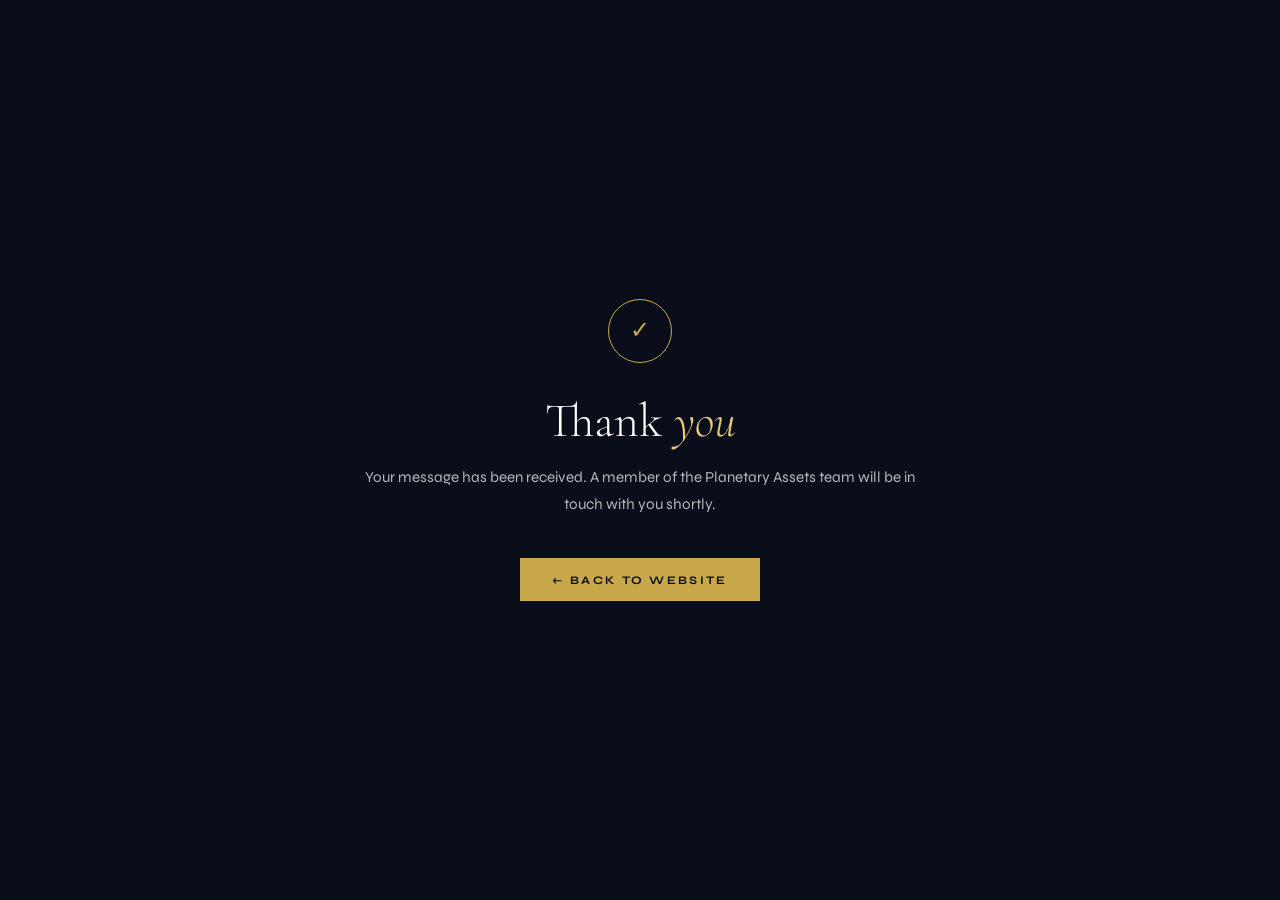
<file: thank-you.html>
<!DOCTYPE html>
<html lang="en">
<head>
<meta charset="UTF-8">
<meta name="viewport" content="width=device-width, initial-scale=1.0">
<title>Thank You — Planetary Assets Zrt</title>
<link href="https://fonts.googleapis.com/css2?family=Cormorant+Garamond:ital,wght@0,300;0,400;1,300&family=Syne:wght@400;700&display=swap" rel="stylesheet">
<style>
  :root {
    --navy: #0a0e1a;
    --gold: #c9a84c;
    --gold-light: #e8c97a;
    --text-dim: rgba(255,255,255,0.7);
  }
  * { box-sizing: border-box; margin: 0; padding: 0; }
  body {
    background: var(--navy);
    color: white;
    font-family: 'Syne', sans-serif;
    min-height: 100vh;
    display: flex;
    align-items: center;
    justify-content: center;
    text-align: center;
    padding: 2rem;
  }
  .container {
    max-width: 560px;
    animation: fadeUp 0.8s ease forwards;
  }
  @keyframes fadeUp {
    from { opacity: 0; transform: translateY(24px); }
    to { opacity: 1; transform: translateY(0); }
  }
  .check {
    width: 64px;
    height: 64px;
    border: 1px solid var(--gold);
    border-radius: 50%;
    display: flex;
    align-items: center;
    justify-content: center;
    margin: 0 auto 2rem;
    font-size: 1.5rem;
    color: var(--gold);
  }
  h1 {
    font-family: 'Cormorant Garamond', serif;
    font-size: 3rem;
    font-weight: 300;
    margin-bottom: 1rem;
    line-height: 1.1;
  }
  h1 em { font-style: italic; color: var(--gold-light); }
  p {
    color: var(--text-dim);
    line-height: 1.8;
    font-size: 0.95rem;
    margin-bottom: 2.5rem;
  }
  a {
    background: var(--gold);
    color: var(--navy);
    padding: 0.9rem 2rem;
    text-decoration: none;
    font-size: 0.72rem;
    letter-spacing: 0.2em;
    text-transform: uppercase;
    font-weight: 700;
    display: inline-block;
    transition: background 0.3s;
  }
  a:hover { background: var(--gold-light); }
</style>
</head>
<body>
  <div class="container">
    <div class="check">✓</div>
    <h1>Thank <em>you</em></h1>
    <p>Your message has been received. A member of the Planetary Assets team will be in touch with you shortly.</p>
    <a href="https://planetaryassets.org">← Back to website</a>
  </div>
</body>
</html>
</file>
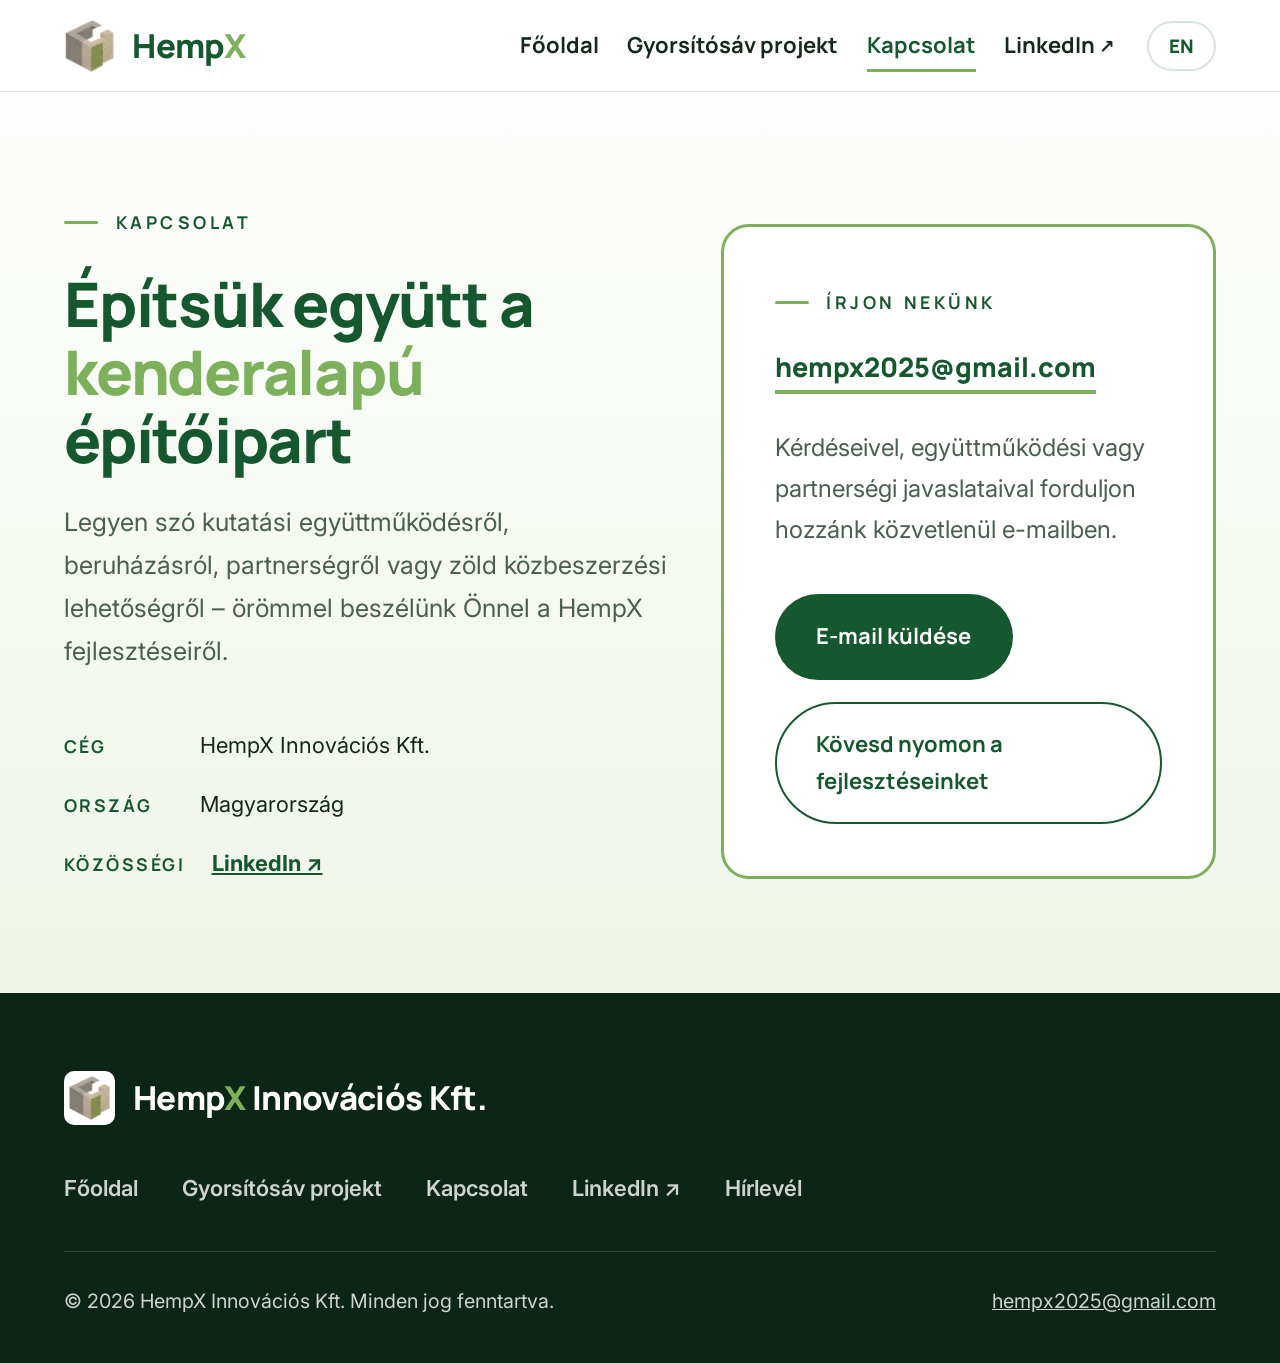
<file: hempx/kapcsolat.html>
<!DOCTYPE html>
<html lang="hu">
<head>
<meta charset="UTF-8">
<meta name="viewport" content="width=device-width, initial-scale=1.0">
<title>Kapcsolat | HempX Innovációs Kft.</title>
<meta name="description" content="Vegye fel a kapcsolatot a HempX Innovációs Kft.-vel kutatási együttműködés, beruházás, partnerség vagy zöld közbeszerzési lehetőség ügyében.">
<meta name="robots" content="index, follow">
<meta property="og:title" content="Kapcsolat | HempX Innovációs Kft.">
<meta property="og:description" content="Vegye fel a kapcsolatot a HempX Innovációs Kft.-vel kutatási együttműködés, beruházás, partnerség vagy zöld közbeszerzési lehetőség ügyében.">
<meta property="og:type" content="website">
<meta property="og:image" content="assets/og-image.png">
<link rel="icon" type="image/png" href="assets/favicon.png">
<link rel="preconnect" href="https://fonts.googleapis.com">
<link rel="preconnect" href="https://fonts.gstatic.com" crossorigin>
<link href="https://fonts.googleapis.com/css2?family=Inter:wght@400;500;600&family=Manrope:wght@500;700;800&display=swap" rel="stylesheet">
<link rel="stylesheet" href="assets/style.css">
<script>window.HEMPX_META={hu:{title:'Kapcsolat | HempX Innovációs Kft.',desc:'Vegye fel a kapcsolatot a HempX Innovációs Kft.-vel kutatási együttműködés, beruházás, partnerség vagy zöld közbeszerzési lehetőség ügyében.'},en:{title:'Contact | HempX Innovation Ltd.',desc:'Get in touch with HempX Innovation Ltd. about research collaboration, investment, partnership or green procurement opportunities.'}};</script>
</head>
<body>
<nav>
  <a href="index.html" class="brand" aria-label="HempX – kezdőlap" data-en-aria="HempX – home">
    <img src="assets/hempx-mark.png" alt="" width="51" height="54"><span>Hemp<b>X</b></span>
  </a>
  <ul class="nav-links"><li><a href="index.html" data-en="Home">Főoldal</a></li><li><a href="projekt.html" data-en="Accelerator Project">Gyorsítósáv projekt</a></li><li><a href="kapcsolat.html" aria-current="page" data-en="Contact">Kapcsolat</a></li><li><a href="https://www.linkedin.com/company/hempx-innovation-ltd/" target="_blank" rel="noopener" class="ext" data-en="LinkedIn">LinkedIn</a></li></ul>
  <button class="lang" type="button" aria-label="Switch to English">EN</button>
  <button class="burger" id="burger" aria-label="Menü" aria-expanded="false"><span></span><span></span><span></span></button>
</nav>
<div class="mobile-menu" id="mobileMenu"><a href="index.html" data-en="Home">Főoldal</a><a href="projekt.html" data-en="Accelerator Project">Gyorsítósáv projekt</a><a href="kapcsolat.html" aria-current="page" data-en="Contact">Kapcsolat</a><a href="https://www.linkedin.com/company/hempx-innovation-ltd/" target="_blank" rel="noopener" class="ext" data-en="LinkedIn">LinkedIn</a><button class="lang" type="button">EN</button></div>

<header class="page-hero" style="min-height:100vh;align-items:center">
  <div>
    <span class="eyebrow"  data-en="Contact">Kapcsolat</span>
    <h1  data-en="Let’s build the &lt;em&gt;hemp-based&lt;/em&gt; construction industry together">Építsük együtt a <em>kenderalapú</em> építőipart</h1>
    <p class="lede"  data-en="Whether it’s research collaboration, investment, partnership or green procurement opportunities – we’d be happy to talk to you about HempX’s developments.">Legyen szó kutatási együttműködésről, beruházásról, partnerségről vagy zöld közbeszerzési lehetőségről – örömmel beszélünk Önnel a HempX fejlesztéseiről.</p>
    <div style="margin-top:2.5rem">
      <div class="detail"><span class="l"  data-en="Company">Cég</span><span>HempX Innovációs Kft.</span></div>
      <div class="detail"><span class="l"  data-en="Country">Ország</span><span  data-en="Hungary">Magyarország</span></div>
      <div class="detail"><span class="l"  data-en="Social">Közösségi</span><a href="https://www.linkedin.com/company/hempx-innovation-ltd/" target="_blank" rel="noopener" style="font-weight:700;color:var(--green)">LinkedIn ↗</a></div>
    </div>
  </div>
  <div class="contact-card reveal">
    <span class="eyebrow"  data-en="Write to us">Írjon nekünk</span><br>
    <a class="mail" href="mailto:hempx2025@gmail.com">hempx2025@gmail.com</a>
    <p style="margin:1.5rem 0 2rem;font-size:1.1rem;color:var(--muted)" data-en="Please contact us directly by email with any questions, collaboration ideas or partnership proposals.">Kérdéseivel, együttműködési vagy partnerségi javaslataival forduljon hozzánk közvetlenül e-mailben.</p>
    <div class="actions" style="margin-top:0">
      <a class="btn btn-solid" href="mailto:hempx2025@gmail.com"><span  data-en="Send email">E-mail küldése</span></a>
      <a class="btn btn-line js-news" href="#"><span  data-en="Follow our developments">Kövesd nyomon a fejlesztéseinket</span></a>
    </div>
  </div>
</header>
<footer>
  <div class="foot">
    <a href="index.html" class="brand"><img src="assets/hempx-mark.png" alt="" width="51" height="54"><span>Hemp<b>X</b> Innovációs Kft.</span></a>
    <ul>
      <li><a href="index.html" data-en="Home">Főoldal</a></li>
      <li><a href="projekt.html" data-en="Accelerator Project">Gyorsítósáv projekt</a></li>
      <li><a href="kapcsolat.html" data-en="Contact">Kapcsolat</a></li>
      <li><a href="https://www.linkedin.com/company/hempx-innovation-ltd/" target="_blank" rel="noopener">LinkedIn ↗</a></li>
      <li><a class="js-news" href="#" data-en="Newsletter">Hírlevél</a></li>
    </ul>
  </div>
  <div class="foot-bottom">
    <span  data-en="© 2026 HempX Innovation Ltd. All rights reserved.">© 2026 HempX Innovációs Kft. Minden jog fenntartva.</span>
    <a href="mailto:hempx2025@gmail.com">hempx2025@gmail.com</a>
  </div>
</footer>
<script src="assets/main.js"></script>
</body>
</html>
</file>
<file: hempx/assets/style.css>
/* HempX – közös stílus. Színek a HempX logóból: sötétzöld #16582E, levélzöld #7DB05A */
:root{
  --green:#16582e;
  --green-deep:#0d3a1e;
  --green-ink:#0b2616;
  --leaf:#7db05a;
  --leaf-light:#cfe4bf;
  --mint:#eef5e8;
  --paper:#ffffff;
  --paper-2:#f6f9f2;
  --text:#14281b;
  --muted:#4a5f50;
  --line:rgba(22,88,46,.16);
  --sans:'Manrope',system-ui,-apple-system,'Segoe UI',sans-serif;
  --body:'Inter',system-ui,-apple-system,'Segoe UI',sans-serif;
  --pad:clamp(1.25rem,5vw,6rem);
}
*,*::before,*::after{box-sizing:border-box;margin:0;padding:0}
html{scroll-behavior:smooth;font-size:clamp(17px,1.05vw + 9px,22px)}
body{font-family:var(--body);color:var(--text);background:var(--paper);line-height:1.7;-webkit-font-smoothing:antialiased;overflow-x:hidden}
img{max-width:100%;display:block}
a{color:inherit}
:focus-visible{outline:3px solid var(--leaf);outline-offset:3px}

/* ── típus ── */
h1,h2,h3{font-family:var(--sans);font-weight:800;line-height:1.1;letter-spacing:-.02em;color:var(--green)}
h1{font-size:clamp(2.6rem,5.6vw,5.6rem)}
h2{font-size:clamp(2rem,3.8vw,3.6rem);margin-bottom:1.2rem}
h3{font-size:1.5rem;line-height:1.2}
h1 em,h2 em{font-style:normal;color:var(--leaf)}
.on-dark h1,.on-dark h2,.on-dark h3{color:#fff}
.on-dark h2 em,.on-dark h1 em{color:var(--leaf)}
.eyebrow{font-family:var(--sans);font-weight:700;font-size:.8rem;letter-spacing:.2em;text-transform:uppercase;color:var(--green);display:inline-flex;gap:.8rem;align-items:center;margin-bottom:1.2rem}
.eyebrow::before{content:'';width:34px;height:3px;background:var(--leaf);border-radius:2px}
.on-dark .eyebrow{color:var(--leaf-light)}
.lede{font-size:1.15rem;color:var(--muted);max-width:62ch}
.on-dark .lede{color:rgba(255,255,255,.82)}
p{max-width:70ch}

/* ── elrendezés ── */
.band{padding:clamp(4rem,9vw,8rem) var(--pad)}
.band.alt{background:var(--paper-2)}
.band.mint{background:var(--mint)}
.band.dark{background:var(--green-deep);color:#fff}
.wrap{max-width:1680px;margin:0 auto}
.grid{display:grid;gap:clamp(1.5rem,3vw,3rem)}
.g2{grid-template-columns:1fr 1fr;align-items:center}
.g3{grid-template-columns:repeat(3,1fr)}
.g4{grid-template-columns:repeat(4,1fr)}
.photo{width:100%;height:100%;object-fit:cover;border-radius:18px}
.frame{border-radius:18px;overflow:hidden;box-shadow:0 20px 50px rgba(13,58,30,.18);background:var(--mint)}
.frame img{width:100%;height:100%;object-fit:cover}
.cap{font-size:.8rem;color:var(--muted);margin-top:.6rem}

/* ── gombok ── */
.btn{display:inline-flex;align-items:center;gap:.6rem;font-family:var(--sans);font-weight:700;font-size:1rem;text-decoration:none;padding:1rem 1.8rem;border-radius:999px;transition:.2s;border:2px solid transparent;cursor:pointer}
.btn-solid{background:var(--green);color:#fff}
.btn-solid:hover{background:var(--green-deep);transform:translateY(-2px);box-shadow:0 12px 28px rgba(22,88,46,.28)}
.btn-leaf{background:var(--leaf);color:var(--green-ink)}
.btn-leaf:hover{background:#8fc06a;transform:translateY(-2px)}
.btn-line{border-color:var(--green);color:var(--green);background:transparent}
.btn-line:hover{background:var(--green);color:#fff}
.on-dark .btn-line{border-color:#fff;color:#fff}
.on-dark .btn-line:hover{background:#fff;color:var(--green)}
.actions{display:flex;flex-wrap:wrap;gap:1rem;margin-top:2rem}

/* ── nav ── */
nav{position:fixed;inset:0 0 auto 0;z-index:100;display:flex;align-items:center;justify-content:space-between;gap:1.5rem;padding:.8rem var(--pad);background:rgba(255,255,255,.94);backdrop-filter:blur(10px);border-bottom:1px solid var(--line)}
.brand{display:flex;align-items:center;gap:.8rem;text-decoration:none}
.brand img{height:54px;width:auto}
.brand span{font-family:var(--sans);font-weight:800;font-size:1.5rem;color:var(--green);letter-spacing:-.02em}
.brand span b{color:var(--leaf);font-weight:800}
.nav-links{list-style:none;display:flex;align-items:center;gap:clamp(1rem,2.2vw,2.4rem);margin-left:auto}
.nav-links a{font-family:var(--sans);font-weight:700;font-size:1rem;text-decoration:none;color:var(--text);padding:.4rem 0;border-bottom:3px solid transparent;transition:.2s}
.nav-links a:hover,.nav-links a[aria-current="page"]{color:var(--green);border-bottom-color:var(--leaf)}
.nav-links a.ext::after{content:' ↗';font-size:.85em}
.lang{font-family:var(--sans);font-weight:800;font-size:.85rem;color:var(--green);background:transparent;border:2px solid var(--line);border-radius:999px;padding:.45rem .9rem;cursor:pointer}
.lang:hover{border-color:var(--green)}
.burger{display:none;flex-direction:column;gap:6px;background:none;border:none;padding:6px;cursor:pointer}
.burger span{display:block;width:28px;height:3px;background:var(--green);border-radius:2px;transition:.3s}
.burger.open span:nth-child(1){transform:translateY(9px) rotate(45deg)}
.burger.open span:nth-child(2){opacity:0}
.burger.open span:nth-child(3){transform:translateY(-9px) rotate(-45deg)}
.mobile-menu{display:none;position:fixed;inset:0;z-index:90;background:#fff;flex-direction:column;align-items:center;justify-content:center;gap:1.6rem}
.mobile-menu.open{display:flex}
.mobile-menu a{font-family:var(--sans);font-weight:800;font-size:2rem;color:var(--green);text-decoration:none}

/* ── hero ── */
.hero{min-height:100vh;display:grid;grid-template-columns:1.05fr .95fr;gap:clamp(2rem,4vw,5rem);align-items:center;padding:7.5rem var(--pad) 4rem;background:
  radial-gradient(ellipse 60% 70% at 85% 30%,rgba(125,176,90,.22),transparent 60%),linear-gradient(180deg,#fff,var(--mint))}
.hero h1{margin:.3rem 0 1.4rem}
.hero .lede{font-size:clamp(1.15rem,1.5vw,1.5rem);max-width:56ch}
.hero-photos{display:grid;grid-template-columns:1fr 1fr;grid-template-rows:1fr 1fr;gap:1rem;height:min(78vh,820px)}
.hero-photos .frame:first-child{grid-row:1 / span 2}
.badge{display:inline-flex;align-items:center;gap:.7rem;font-family:var(--sans);font-weight:700;font-size:.95rem;color:var(--green);background:#fff;border:2px solid var(--leaf);border-radius:999px;padding:.5rem 1.1rem;margin-bottom:1.4rem}
.badge i{width:10px;height:10px;border-radius:50%;background:var(--leaf);display:block}
.page-hero{padding:9rem var(--pad) 4rem;background:linear-gradient(180deg,#fff,var(--mint));min-height:70vh;display:grid;grid-template-columns:1.1fr .9fr;gap:clamp(2rem,4vw,5rem);align-items:center}
.page-hero h1{font-size:clamp(2.4rem,4.8vw,4.8rem);margin:.3rem 0 1.2rem}
.chips{display:flex;flex-wrap:wrap;gap:.7rem;margin-top:2rem}
.chip{font-family:var(--sans);font-weight:700;font-size:.95rem;text-decoration:none;color:var(--green);border:2px solid var(--line);background:#fff;border-radius:999px;padding:.5rem 1.1rem;transition:.2s}
a.chip:hover{border-color:var(--green);background:var(--green);color:#fff}
.chip.plain{font-weight:600;color:var(--text);background:var(--paper-2);border-radius:10px;padding:.4rem .8rem;font-size:.95rem}

/* ── kártyák ── */
.card{background:#fff;border:2px solid var(--line);border-radius:20px;padding:2.2rem;transition:.25s}
.card:hover{border-color:var(--leaf);transform:translateY(-4px);box-shadow:0 18px 40px rgba(22,88,46,.12)}
.card .no{font-family:var(--sans);font-weight:800;color:var(--leaf);font-size:1rem;letter-spacing:.1em;margin-bottom:1rem;display:block}
.card h3{margin-bottom:.8rem}
.card p{color:var(--muted);font-size:1rem}
.card .data{display:block;margin-top:1rem;font-family:var(--sans);font-weight:800;color:var(--green)}
.card ul{list-style:none;margin-top:.6rem}
.card li{padding:.3rem 0 .3rem 1.4rem;position:relative;color:var(--muted)}
.card li::before{content:'';position:absolute;left:0;top:.95em;width:9px;height:9px;border-radius:50%;background:var(--leaf)}
.on-dark .card{background:rgba(255,255,255,.06);border-color:rgba(255,255,255,.18)}
.on-dark .card p,.on-dark .card li{color:rgba(255,255,255,.82)}
.on-dark .card h3{color:#fff}

/* ── idézet ── */
.quote{text-align:center}
.quote blockquote{font-family:var(--sans);font-weight:700;font-size:clamp(1.6rem,3.2vw,3rem);line-height:1.3;letter-spacing:-.01em;max-width:34ch;margin:0 auto 1.5rem;color:#fff}
.quote cite{font-style:normal;font-weight:700;color:var(--leaf-light);letter-spacing:.14em;text-transform:uppercase;font-size:.85rem}

/* ── hírlevél sáv ── */
.news{display:flex;align-items:center;justify-content:space-between;gap:2rem;flex-wrap:wrap;background:var(--green);color:#fff;border-radius:28px;padding:clamp(2rem,4vw,3.5rem)}
.news h2{color:#fff;margin:0 0 .5rem;font-size:clamp(1.8rem,3vw,2.8rem)}
.news p{color:rgba(255,255,255,.85)}

/* ── támogatási blokk ── */
.fund{display:grid;grid-template-columns:auto 1fr auto;gap:clamp(1.5rem,3vw,3.5rem);align-items:center;background:#fff;border:3px solid var(--leaf);border-radius:28px;padding:clamp(1.5rem,3vw,3rem)}
.fund-img{min-width:240px;max-width:340px}
.fund-img img{width:100%;height:auto}
.fund-ph{border:3px dashed var(--leaf);border-radius:14px;padding:2rem 1rem;text-align:center;font-family:var(--sans);font-weight:700;color:var(--muted);font-size:.9rem;line-height:1.4}
.fund-body{text-align:center}
.fund-body .lbl{font-family:var(--sans);font-weight:700;font-size:.8rem;letter-spacing:.18em;text-transform:uppercase;color:var(--muted)}
.fund-amount{font-family:var(--sans);font-weight:800;font-size:clamp(2.2rem,4.4vw,4.4rem);color:var(--green);letter-spacing:-.02em;line-height:1.1;margin:.4rem 0}
.fund-body p{margin:0 auto;font-size:1rem;color:var(--muted)}
.fund-logo img{height:130px;width:auto}

/* ── adatrács ── */
.spec{display:grid;grid-template-columns:repeat(4,1fr);gap:1.2rem}
.spec>div{background:#fff;border:2px solid var(--line);border-radius:18px;padding:1.8rem}
.spec .k{font-family:var(--sans);font-weight:700;font-size:.8rem;letter-spacing:.14em;text-transform:uppercase;color:var(--leaf);margin-bottom:.6rem;filter:brightness(.8)}
.spec .v{font-family:var(--sans);font-weight:700;font-size:1.15rem;color:var(--text);line-height:1.4;word-break:break-word}
.spec .v.big{font-size:1.8rem;color:var(--green);font-weight:800}

/* ── TRL ── */
.trl{display:flex;margin:2.5rem 0 1rem}
.trl div{flex:1;text-align:center;position:relative}
.trl div::before{content:'';position:absolute;top:13px;left:-50%;width:100%;height:4px;background:var(--leaf)}
.trl div:first-child::before{display:none}
.trl b{display:block;width:30px;height:30px;border-radius:50%;background:var(--leaf);margin:0 auto;position:relative;z-index:1;border:4px solid #fff;box-shadow:0 0 0 2px var(--leaf)}
.trl div:first-child b,.trl div:last-child b{background:var(--green);box-shadow:0 0 0 2px var(--green)}
.trl span{display:block;margin-top:.7rem;font-family:var(--sans);font-weight:800;color:var(--green)}
.trl-cap{display:flex;justify-content:space-between;gap:2rem;color:var(--muted);font-size:1rem}
.trl-cap span{max-width:45%}.trl-cap span:last-child{text-align:right}

/* ── partnerek ── */
.partner{display:flex;flex-direction:column;gap:1rem}
.partner .top{display:flex;align-items:center;gap:1.2rem}
.partner .logo{width:84px;height:84px;flex:none;border-radius:14px;border:2px solid var(--line);background:#fff;display:flex;align-items:center;justify-content:center;overflow:hidden;padding:6px}
.partner .logo img{max-width:100%;max-height:100%;object-fit:contain}
.role{font-family:var(--sans);font-weight:700;font-size:.8rem;letter-spacing:.14em;text-transform:uppercase;color:var(--green);opacity:.75;margin-top:.2rem}

/* ── piac ── */
.adv{display:grid;grid-template-columns:1fr 1fr;gap:.4rem 3rem;margin-top:1.5rem}
.adv div{display:flex;gap:.9rem;padding:.55rem 0;font-size:1.05rem;font-weight:500}
.adv div::before{content:'✓';font-weight:800;color:#fff;background:var(--green);border-radius:50%;width:1.5rem;height:1.5rem;flex:none;display:flex;align-items:center;justify-content:center;font-size:.85rem;margin-top:.2rem}

/* ── GYIK ── */
.faq{max-width:1000px}
.faq-item{border-top:2px solid var(--line)}.faq-item:last-child{border-bottom:2px solid var(--line)}
.faq-q{width:100%;background:none;border:none;cursor:pointer;display:flex;justify-content:space-between;align-items:center;gap:2rem;padding:1.5rem 0;text-align:left;font-family:var(--sans);font-weight:700;font-size:1.3rem;color:var(--green)}
.faq-q .plus{font-size:1.8rem;color:var(--leaf);transition:transform .3s;flex:none;line-height:1}
.faq-item.open .plus{transform:rotate(45deg)}
.faq-a{max-height:0;overflow:hidden;transition:max-height .35s ease}
.faq-a p{padding:0 0 1.6rem;color:var(--muted)}

/* ── kapcsolat ── */
.contact-card{background:#fff;border:3px solid var(--leaf);border-radius:28px;padding:clamp(2rem,4vw,4rem)}
.mail{font-family:var(--sans);font-weight:800;font-size:clamp(1.2rem,2.1vw,2.5rem);color:var(--green);text-decoration:none;word-break:break-word;display:inline-block;border-bottom:4px solid var(--leaf)}
.mail:hover{color:var(--green-deep)}
.detail{display:flex;gap:1.2rem;margin-bottom:1rem;align-items:baseline}
.detail .l{font-family:var(--sans);font-weight:700;font-size:.8rem;letter-spacing:.14em;text-transform:uppercase;color:var(--green);min-width:110px}

/* ── lábléc ── */
footer{background:var(--green-ink);color:rgba(255,255,255,.8);padding:3.5rem var(--pad) 2rem}
.foot{display:flex;justify-content:space-between;gap:2rem;flex-wrap:wrap;align-items:center;padding-bottom:2rem;border-bottom:1px solid rgba(255,255,255,.15)}
.foot .brand span{color:#fff}
.foot .brand img{background:#fff;border-radius:10px;padding:4px}
.foot ul{list-style:none;display:flex;gap:2rem;flex-wrap:wrap}
.foot a{text-decoration:none;font-weight:600}.foot a:hover{color:var(--leaf)}
.foot-bottom{padding-top:1.5rem;font-size:.9rem;display:flex;justify-content:space-between;gap:1rem;flex-wrap:wrap}

/* ── reveal ── */
.reveal{opacity:0;transform:translateY(24px);transition:opacity .7s ease,transform .7s ease}
.reveal.in{opacity:1;transform:none}
@media (prefers-reduced-motion:reduce){*{transition:none!important;scroll-behavior:auto!important}.reveal{opacity:1;transform:none}}

/* ── reszponzív ── */
@media (max-width:1100px){
  .nav-links{display:none}.burger{display:flex}
  nav>.lang{margin-left:auto}
  .hero,.page-hero,.g2{grid-template-columns:1fr}
  .hero{min-height:auto}
  .hero-photos{height:60vw;min-height:320px}
  .g3,.g4,.spec{grid-template-columns:1fr 1fr}
  .fund{grid-template-columns:1fr;text-align:center}.fund-img{margin:0 auto}.fund-logo{margin:0 auto}
  .adv{grid-template-columns:1fr}
}
@media (max-width:640px){
  .g3,.g4,.spec{grid-template-columns:1fr}
  .trl-cap{flex-direction:column}.trl-cap span{max-width:100%!important;text-align:left!important}
  .brand span{display:none}
}

.card h3{overflow-wrap:anywhere}
.partner .top>div{min-width:0}
</file>
